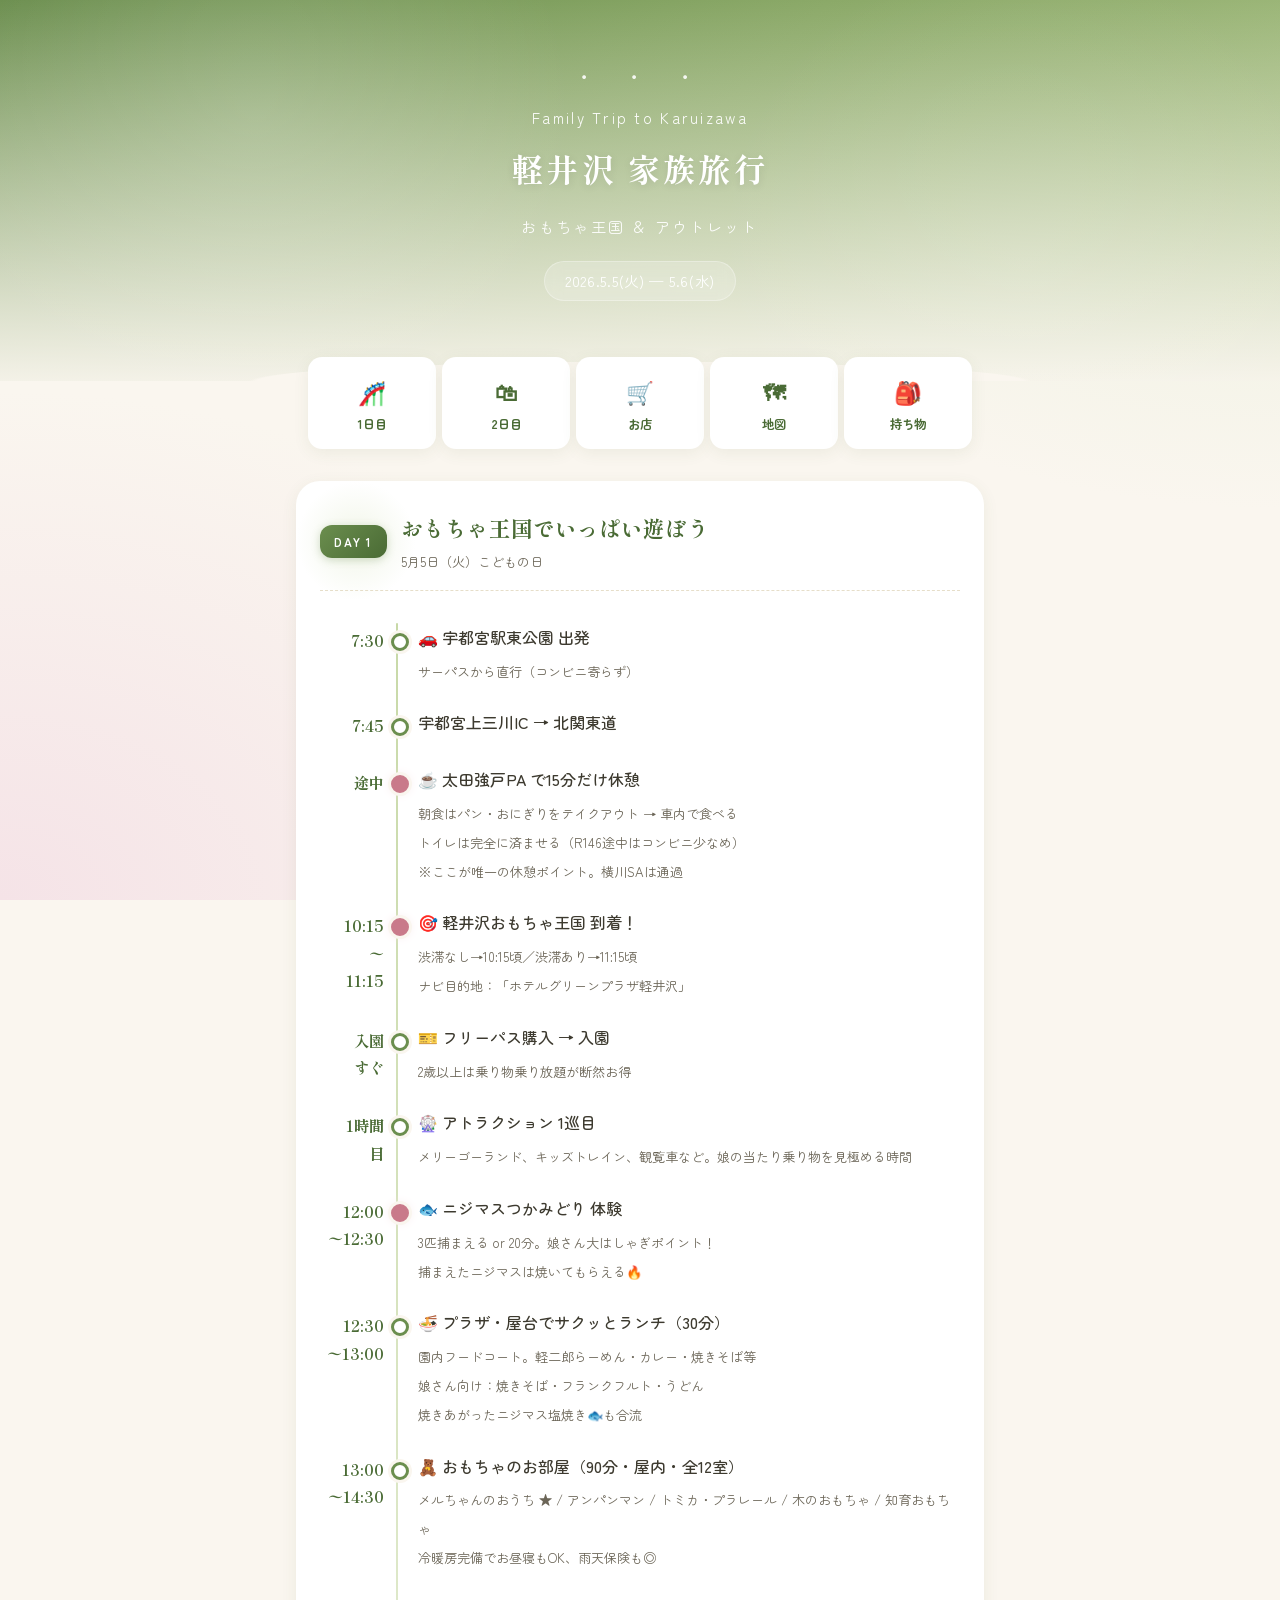
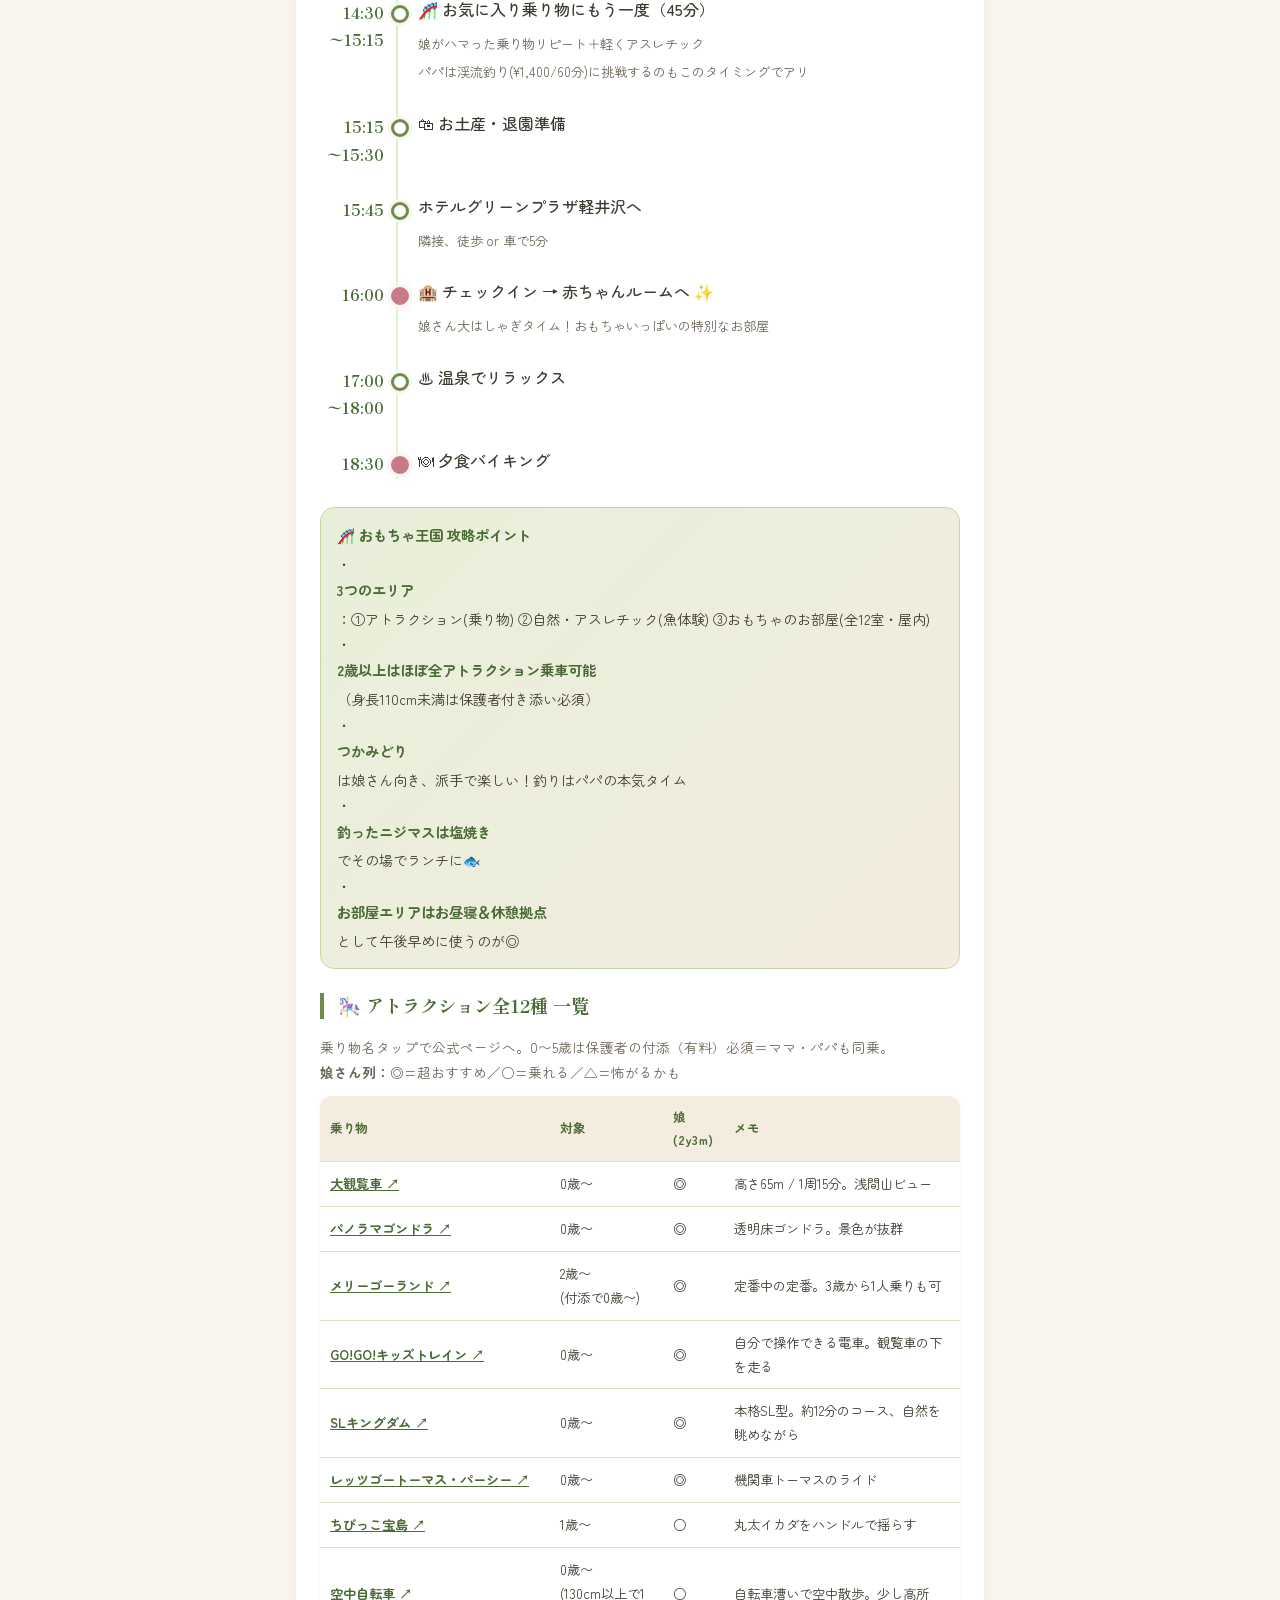
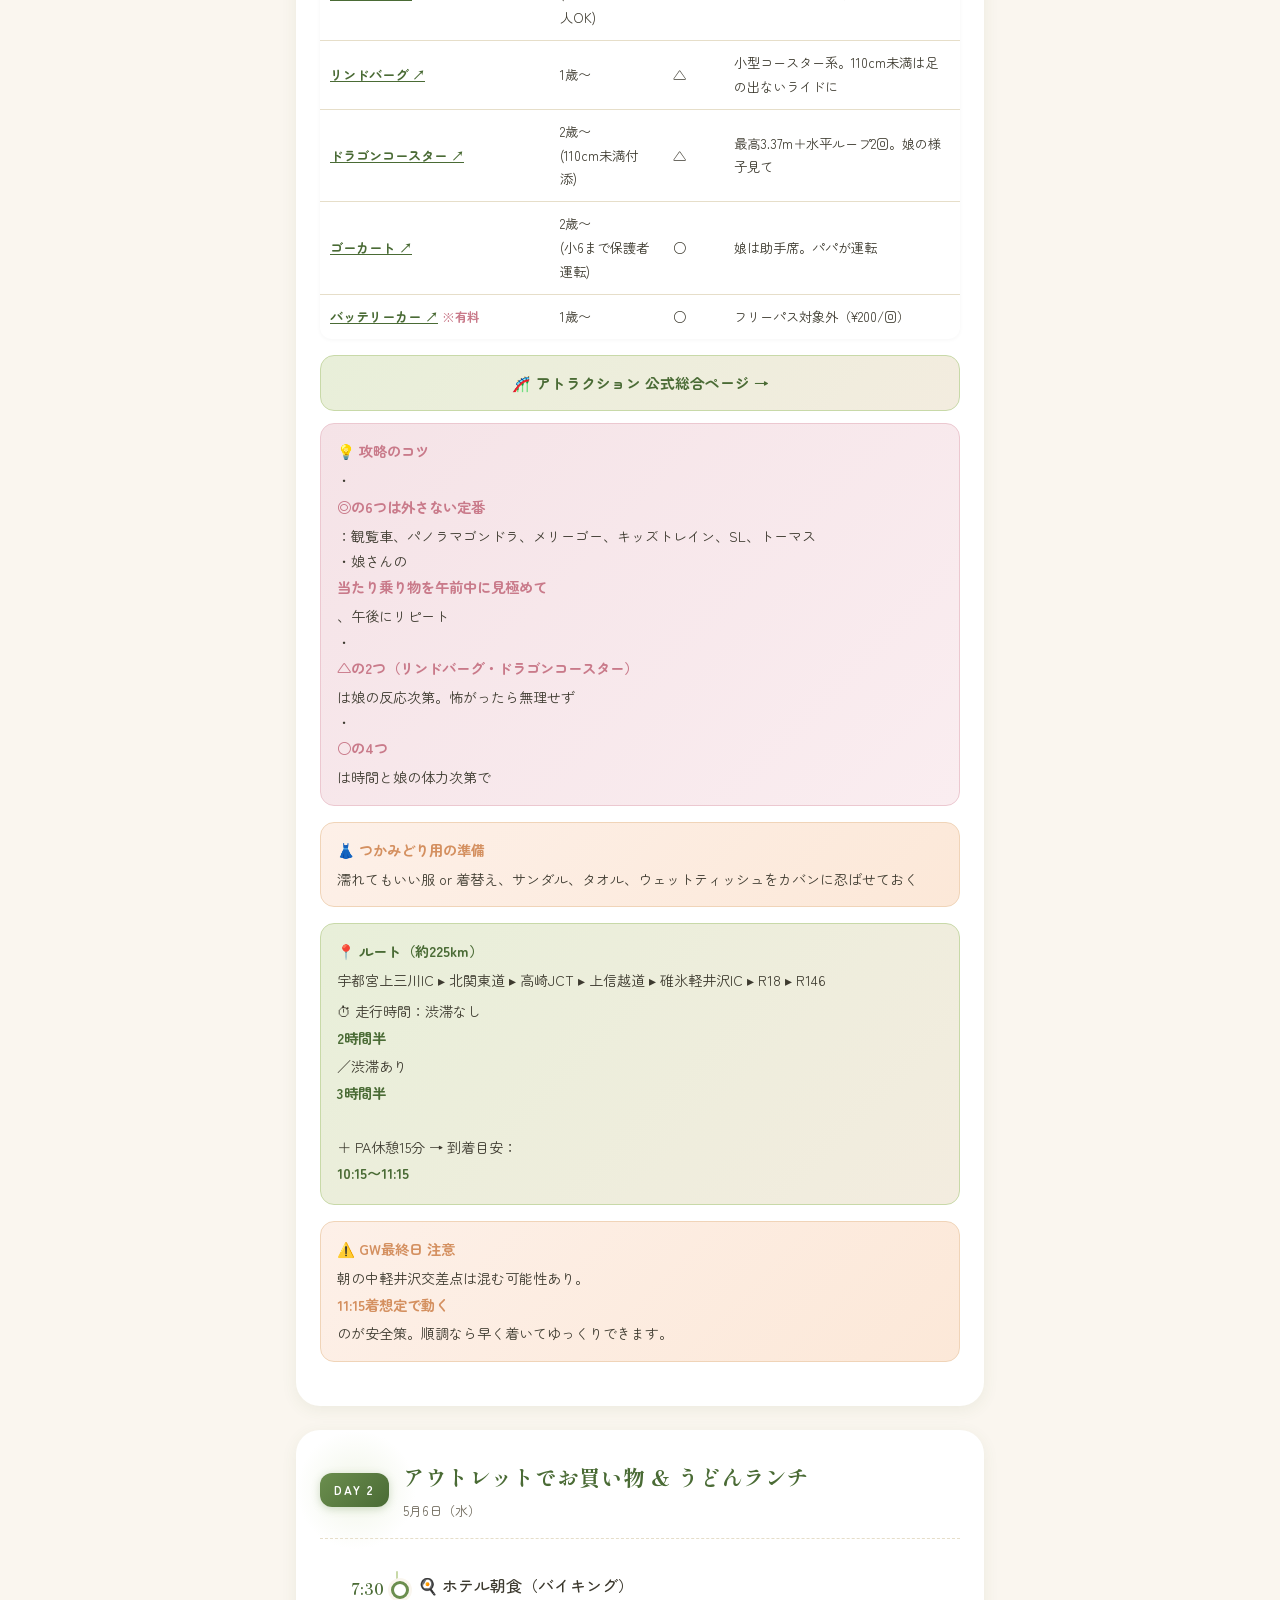
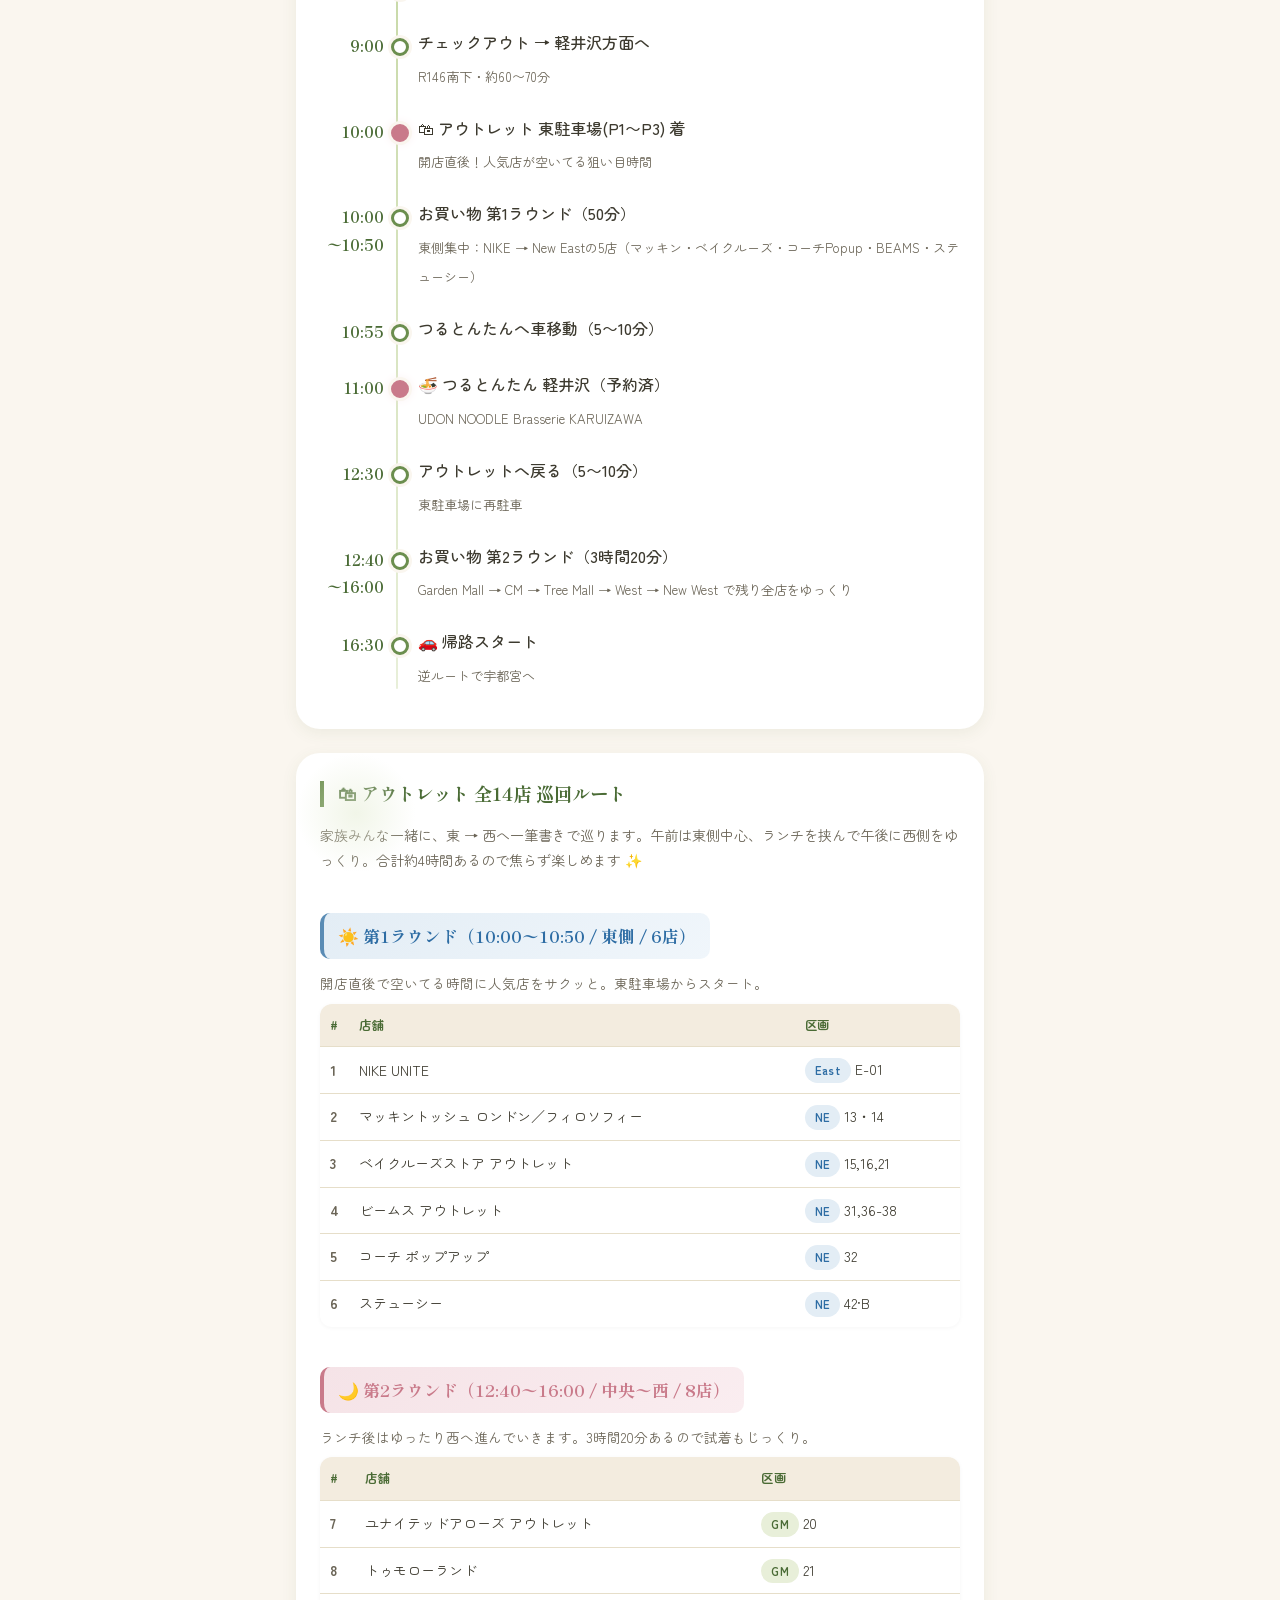
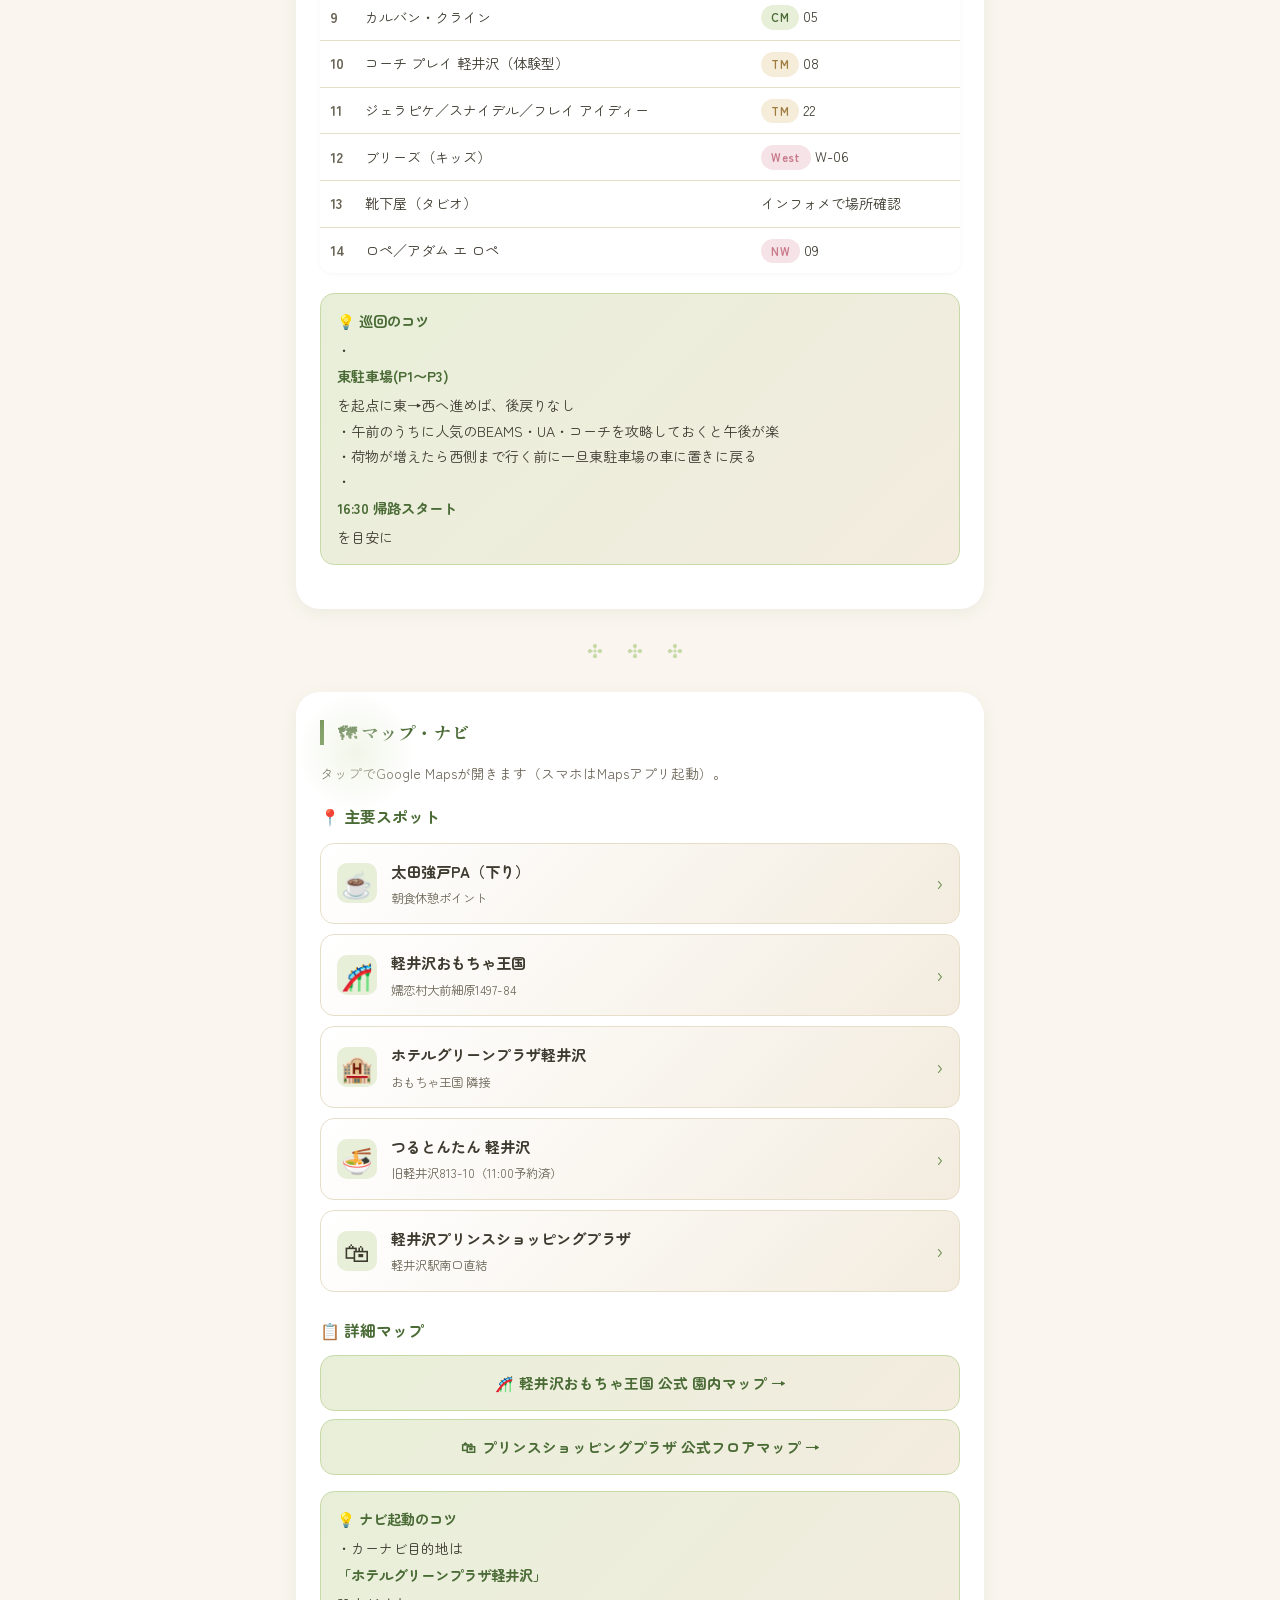
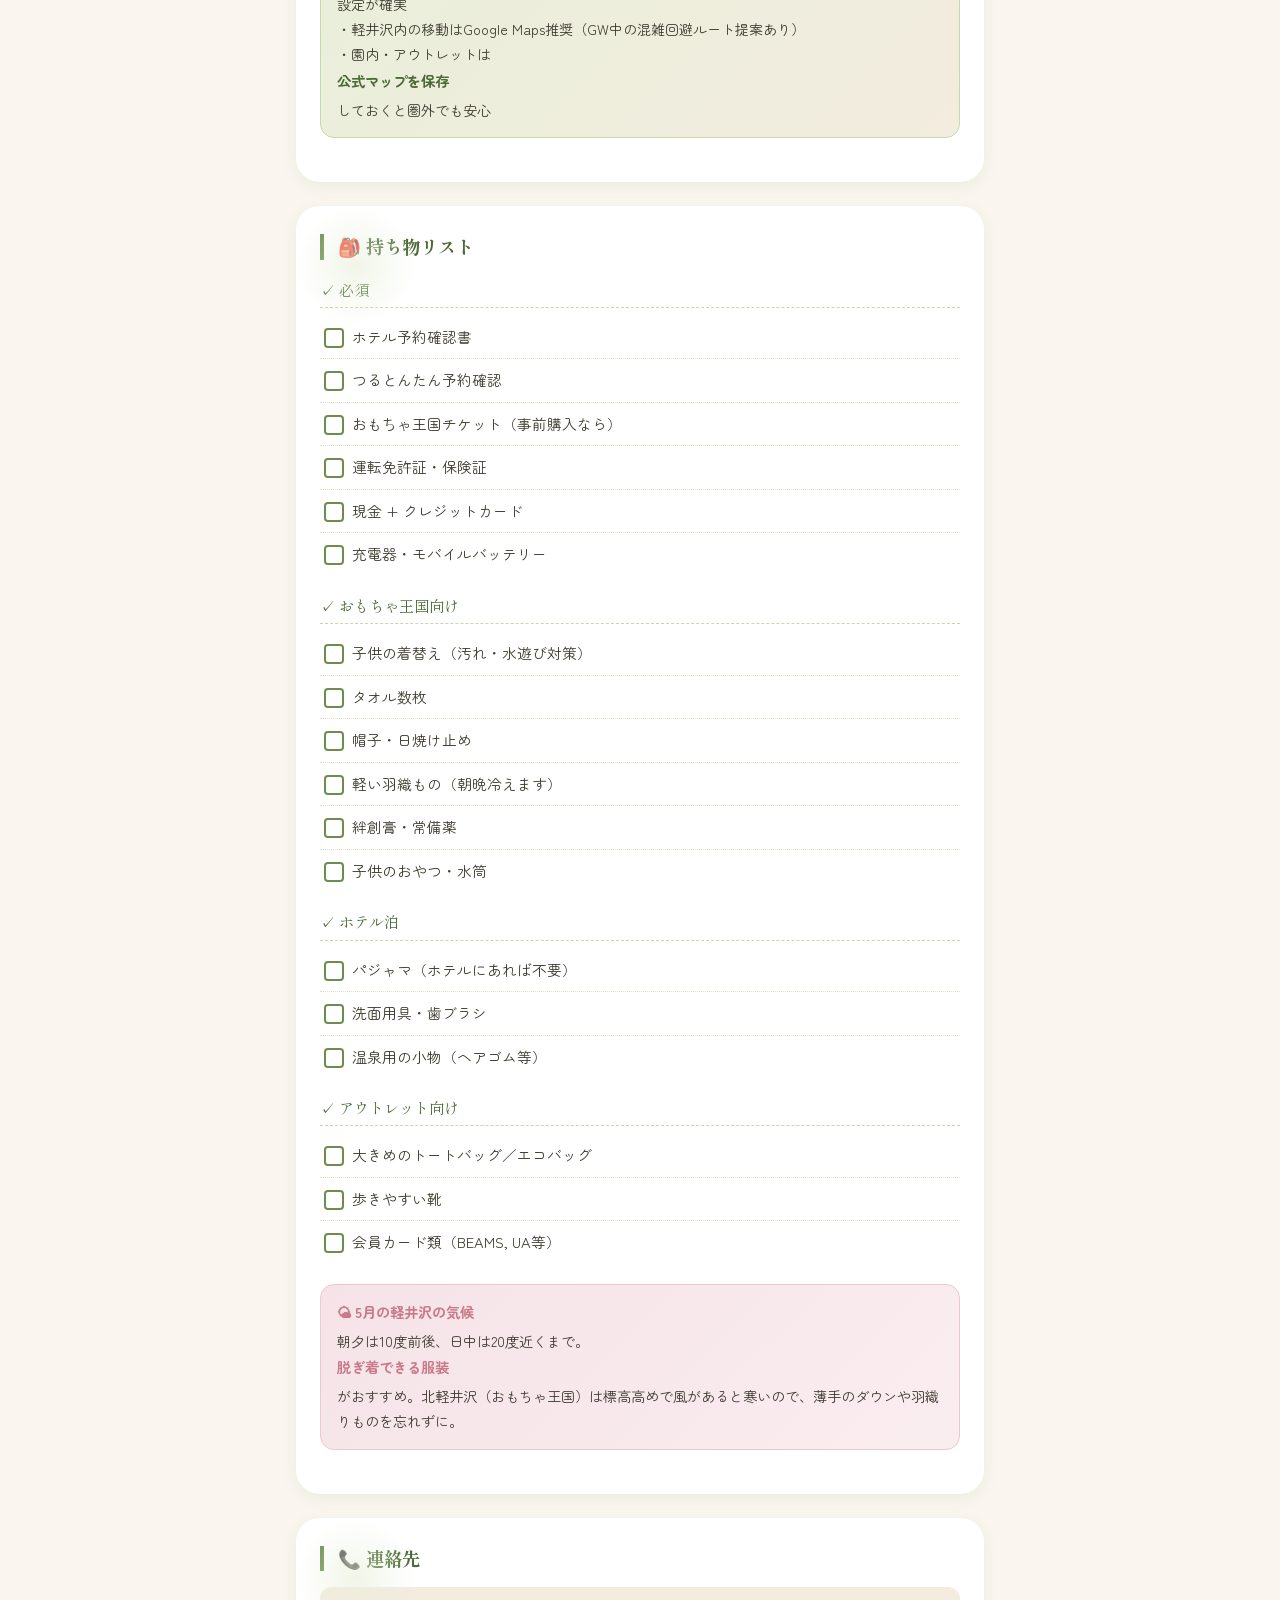
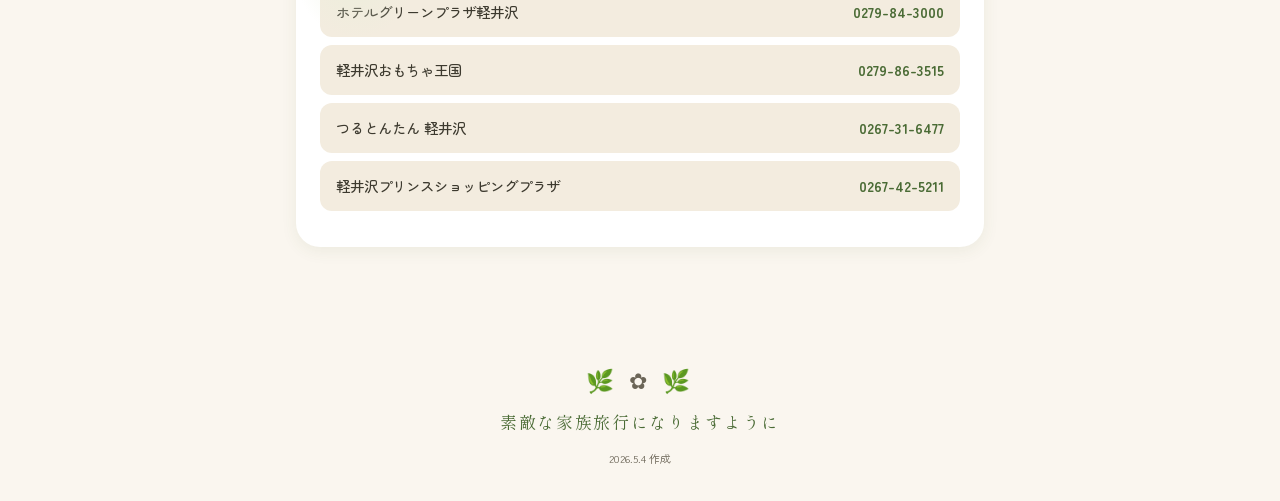
<file: index.html>
<!DOCTYPE html>
<html lang="ja">
<head>
<meta charset="UTF-8">
<meta name="viewport" content="width=device-width, initial-scale=1.0">
<title>軽井沢家族旅行 しおり｜2026.5.5-6</title>
<link rel="preconnect" href="https://fonts.googleapis.com">
<link rel="preconnect" href="https://fonts.gstatic.com" crossorigin>
<link href="https://fonts.googleapis.com/css2?family=Shippori+Mincho:wght@500;700&family=Zen+Maru+Gothic:wght@400;500;700&display=swap" rel="stylesheet">
<style>
  :root {
    --bg: #faf6ef;
    --bg-2: #f3ecdf;
    --card: #ffffff;
    --ink: #3d3a2f;
    --ink-soft: #6b6557;
    --accent: #6b8e4e;
    --accent-deep: #4a6b35;
    --accent-light: #e8efd9;
    --accent-glow: #c8d9a8;
    --rose: #c97a8a;
    --rose-light: #f5e3e7;
    --gold: #c89968;
    --warn: #d49060;
    --line: #e6dec9;
    --shadow: 0 4px 16px rgba(74, 107, 53, 0.08);
    --shadow-deep: 0 8px 32px rgba(74, 107, 53, 0.12);
  }
  * { box-sizing: border-box; }
  html { scroll-behavior: smooth; }
  body {
    margin: 0;
    font-family: "Zen Maru Gothic", "Hiragino Sans", "Yu Gothic", sans-serif;
    background:
      radial-gradient(at top right, #e8efd9 0%, transparent 40%),
      radial-gradient(at bottom left, #f5e3e7 0%, transparent 40%),
      var(--bg);
    background-attachment: fixed;
    color: var(--ink);
    line-height: 1.8;
    padding: 0;
    -webkit-font-smoothing: antialiased;
  }
  .mincho {
    font-family: "Shippori Mincho", "Yu Mincho", serif;
  }
  .container {
    max-width: 720px;
    margin: 0 auto;
    padding: 0 16px 40px;
  }

  /* ============ HEADER ============ */
  header {
    position: relative;
    text-align: center;
    padding: 56px 24px 80px;
    background:
      linear-gradient(180deg, rgba(255,255,255,0.0) 0%, rgba(250,246,239,0.95) 100%),
      linear-gradient(135deg, #6b8e4e 0%, #8ba968 50%, #a8c084 100%);
    color: white;
    margin-bottom: 32px;
    overflow: hidden;
  }
  header::before {
    content: "";
    position: absolute;
    inset: 0;
    background:
      radial-gradient(circle at 20% 30%, rgba(255,255,255,0.15) 0%, transparent 30%),
      radial-gradient(circle at 80% 70%, rgba(255,255,255,0.1) 0%, transparent 30%);
    pointer-events: none;
  }
  .header-deco {
    font-size: 1.4rem;
    letter-spacing: 0.5em;
    opacity: 0.9;
    margin-bottom: 8px;
  }
  header h1 {
    font-family: "Shippori Mincho", serif;
    margin: 8px 0 16px;
    font-size: 2rem;
    letter-spacing: 0.1em;
    font-weight: 700;
    text-shadow: 0 2px 8px rgba(0,0,0,0.1);
  }
  .header-sub {
    font-size: 0.95rem;
    letter-spacing: 0.15em;
    opacity: 0.95;
    margin-bottom: 4px;
  }
  .header-date {
    display: inline-block;
    margin-top: 16px;
    padding: 6px 20px;
    background: rgba(255,255,255,0.2);
    backdrop-filter: blur(8px);
    -webkit-backdrop-filter: blur(8px);
    border-radius: 999px;
    font-size: 0.9rem;
    letter-spacing: 0.05em;
    border: 1px solid rgba(255,255,255,0.3);
  }
  .header-wave {
    position: absolute;
    bottom: -1px;
    left: 0;
    width: 100%;
    height: 40px;
    background:
      radial-gradient(ellipse 60% 100% at 50% 100%, var(--bg) 50%, transparent 51%);
  }

  /* ============ NAV ============ */
  .quick-nav {
    display: grid;
    grid-template-columns: repeat(5, 1fr);
    gap: 6px;
    margin: -56px -4px 32px;
    padding: 0 16px;
    position: relative;
    z-index: 2;
  }
  .quick-nav a {
    text-align: center;
    background: white;
    color: var(--accent-deep);
    text-decoration: none;
    padding: 14px 6px;
    border-radius: 14px;
    font-size: 0.78rem;
    font-weight: 700;
    box-shadow: var(--shadow);
    transition: transform 0.2s, box-shadow 0.2s;
  }
  .quick-nav a:hover {
    transform: translateY(-2px);
    box-shadow: var(--shadow-deep);
  }
  .quick-nav .icon {
    display: block;
    font-size: 1.4rem;
    margin-bottom: 2px;
  }

  /* ============ CARDS ============ */
  .day-card {
    background: var(--card);
    border-radius: 24px;
    padding: 28px 24px;
    margin-bottom: 24px;
    box-shadow: var(--shadow);
    position: relative;
    overflow: hidden;
  }
  .day-card::before {
    content: "";
    position: absolute;
    top: 0; left: 0;
    width: 120px;
    height: 120px;
    background: radial-gradient(circle, var(--accent-light) 0%, transparent 70%);
    opacity: 0.6;
    pointer-events: none;
  }
  .day-header {
    display: flex;
    align-items: center;
    gap: 14px;
    margin-bottom: 20px;
    padding-bottom: 16px;
    border-bottom: 1px dashed var(--line);
    position: relative;
  }
  .day-badge {
    background: linear-gradient(135deg, var(--accent) 0%, var(--accent-deep) 100%);
    color: white;
    border-radius: 12px;
    padding: 6px 14px;
    font-size: 0.75rem;
    font-weight: 700;
    letter-spacing: 0.15em;
    box-shadow: 0 2px 8px rgba(107, 142, 78, 0.3);
  }
  .day-title {
    font-family: "Shippori Mincho", serif;
    font-size: 1.35rem;
    font-weight: 700;
    margin: 0;
    color: var(--accent-deep);
  }
  .day-date {
    font-size: 0.82rem;
    color: var(--ink-soft);
    margin-top: 2px;
  }

  /* ============ TIMELINE ============ */
  .timeline {
    list-style: none;
    padding: 0;
    margin: 0;
    position: relative;
  }
  .timeline::before {
    content: "";
    position: absolute;
    left: 76px;
    top: 12px;
    bottom: 12px;
    width: 2px;
    background: linear-gradient(180deg, var(--accent-glow) 0%, var(--accent-light) 100%);
    border-radius: 2px;
  }
  .timeline li {
    display: flex;
    gap: 18px;
    padding: 12px 0;
    position: relative;
    align-items: flex-start;
  }
  .timeline li::before {
    content: "";
    position: absolute;
    left: 71px;
    top: 22px;
    width: 12px;
    height: 12px;
    background: white;
    border: 3px solid var(--accent);
    border-radius: 50%;
    z-index: 1;
    box-shadow: 0 0 0 3px var(--bg);
  }
  .timeline li.highlight::before {
    background: var(--rose);
    border-color: var(--rose);
    box-shadow: 0 0 0 3px var(--bg), 0 0 12px var(--rose-light);
  }
  .time {
    font-family: "Shippori Mincho", serif;
    font-weight: 700;
    color: var(--accent-deep);
    min-width: 64px;
    font-size: 0.95rem;
    text-align: right;
    padding-top: 4px;
    flex-shrink: 0;
  }
  .activity {
    flex: 1;
    padding-left: 16px;
  }
  .activity strong {
    display: block;
    margin-bottom: 4px;
    font-weight: 500;
    color: var(--ink);
  }
  .activity .note {
    font-size: 0.82rem;
    color: var(--ink-soft);
    line-height: 1.65;
  }

  /* ============ INFO BOXES ============ */
  .info-box {
    background: linear-gradient(135deg, var(--accent-light) 0%, #f3ecdf 100%);
    border-radius: 14px;
    padding: 14px 16px;
    margin: 16px 0;
    font-size: 0.88rem;
    border: 1px solid var(--accent-glow);
  }
  .info-box strong {
    display: block;
    color: var(--accent-deep);
    margin-bottom: 4px;
    font-size: 0.9rem;
  }
  .warn-box {
    background: linear-gradient(135deg, #fdf0e8 0%, #fce8d8 100%);
    border-radius: 14px;
    padding: 14px 16px;
    margin: 16px 0;
    font-size: 0.88rem;
    border: 1px solid #f0d4b8;
  }
  .warn-box strong {
    display: block;
    color: var(--warn);
    margin-bottom: 4px;
    font-size: 0.9rem;
  }
  .rose-box {
    background: linear-gradient(135deg, var(--rose-light) 0%, #faedf0 100%);
    border-radius: 14px;
    padding: 14px 16px;
    margin: 16px 0;
    font-size: 0.88rem;
    border: 1px solid #ecc8d0;
  }
  .rose-box strong {
    display: block;
    color: var(--rose);
    margin-bottom: 4px;
    font-size: 0.9rem;
  }

  /* ============ SECTIONS ============ */
  h2.section {
    font-family: "Shippori Mincho", serif;
    font-size: 1.15rem;
    color: var(--accent-deep);
    margin: 28px 0 16px;
    padding-left: 14px;
    border-left: 4px solid var(--accent);
    line-height: 1.4;
  }
  h2.section:first-child { margin-top: 0; }

  h3.role-title {
    font-family: "Shippori Mincho", serif;
    font-size: 1.05rem;
    margin: 24px 0 8px;
    padding: 8px 14px;
    border-radius: 10px;
    display: inline-block;
  }
  h3.role-husband {
    background: linear-gradient(135deg, #e3edf5 0%, #f0f6fb 100%);
    color: #2e6da4;
    border-left: 4px solid #5a8cb5;
  }
  h3.role-wife {
    background: linear-gradient(135deg, var(--rose-light) 0%, #faedf0 100%);
    color: var(--rose);
    border-left: 4px solid var(--rose);
  }

  /* ============ TABLE ============ */
  .shop-table {
    width: 100%;
    border-collapse: separate;
    border-spacing: 0;
    font-size: 0.88rem;
    margin: 8px 0 16px;
    background: white;
    border-radius: 12px;
    overflow: hidden;
    box-shadow: 0 1px 4px rgba(0,0,0,0.04);
  }
  .shop-table th, .shop-table td {
    text-align: left;
    padding: 10px 10px;
    border-bottom: 1px solid var(--line);
  }
  .shop-table tr:last-child td { border-bottom: none; }
  .shop-table th {
    background: var(--bg-2);
    color: var(--accent-deep);
    font-weight: 700;
    font-size: 0.78rem;
    letter-spacing: 0.05em;
  }
  .shop-table td:first-child {
    color: var(--ink-soft);
    font-weight: 700;
    width: 28px;
  }
  .shop-table tr:hover td {
    background: var(--bg);
  }
  .area-tag {
    display: inline-block;
    background: var(--accent-light);
    color: var(--accent-deep);
    padding: 2px 10px;
    border-radius: 999px;
    font-size: 0.72rem;
    font-weight: 700;
    margin-right: 4px;
    letter-spacing: 0.03em;
  }
  .area-tag.east { background: #e3edf5; color: #2e6da4; }
  .area-tag.west { background: var(--rose-light); color: var(--rose); }
  .area-tag.tree { background: #f5edd9; color: #a07b3f; }

  /* ============ CHECKLIST ============ */
  .checklist {
    list-style: none;
    padding: 0;
    margin: 8px 0 16px;
  }
  .checklist li {
    padding: 8px 0 8px 32px;
    position: relative;
    font-size: 0.92rem;
    border-bottom: 1px dotted var(--line);
  }
  .checklist li:last-child { border-bottom: none; }
  .checklist li::before {
    content: "";
    position: absolute;
    left: 4px;
    top: 12px;
    width: 16px;
    height: 16px;
    border: 2px solid var(--accent);
    border-radius: 4px;
    background: white;
  }
  .checklist-title {
    font-family: "Shippori Mincho", serif;
    font-size: 0.95rem;
    color: var(--accent-deep);
    margin: 16px 0 4px;
    padding-bottom: 4px;
    border-bottom: 1px dashed var(--accent-glow);
  }

  /* ============ CONTACT ============ */
  .contact-grid {
    display: grid;
    gap: 8px;
    margin: 8px 0;
  }
  .contact-item {
    display: flex;
    justify-content: space-between;
    align-items: center;
    padding: 12px 16px;
    background: var(--bg-2);
    border-radius: 12px;
    font-size: 0.9rem;
  }
  .contact-item .name {
    font-weight: 500;
    color: var(--ink);
  }
  .contact-item a {
    color: var(--accent-deep);
    text-decoration: none;
    font-weight: 700;
    font-variant-numeric: tabular-nums;
  }

  /* ============ MAP CARDS ============ */
  .map-list {
    display: grid;
    gap: 10px;
    margin: 12px 0;
  }
  .map-link-card {
    display: flex;
    align-items: center;
    gap: 14px;
    padding: 14px 16px;
    background: linear-gradient(135deg, #ffffff 0%, var(--bg-2) 100%);
    border: 1px solid var(--line);
    border-radius: 14px;
    text-decoration: none;
    color: var(--ink);
    transition: transform 0.15s, box-shadow 0.15s;
  }
  .map-link-card:hover, .map-link-card:active {
    transform: translateX(4px);
    box-shadow: var(--shadow);
    border-color: var(--accent-glow);
  }
  .map-link-card .pin {
    font-size: 1.6rem;
    flex-shrink: 0;
    width: 40px;
    height: 40px;
    display: flex;
    align-items: center;
    justify-content: center;
    background: var(--accent-light);
    border-radius: 10px;
  }
  .map-link-card .info {
    flex: 1;
    min-width: 0;
  }
  .map-link-card .name {
    display: block;
    font-weight: 700;
    color: var(--ink);
    font-size: 0.95rem;
  }
  .map-link-card .addr {
    display: block;
    font-size: 0.78rem;
    color: var(--ink-soft);
    margin-top: 2px;
    overflow: hidden;
    text-overflow: ellipsis;
    white-space: nowrap;
  }
  .map-link-card .arrow {
    color: var(--accent);
    font-size: 1.2rem;
    flex-shrink: 0;
  }
  .map-external {
    display: block;
    padding: 14px 16px;
    background: linear-gradient(135deg, var(--accent-light) 0%, #f3ecdf 100%);
    border-radius: 14px;
    text-decoration: none;
    color: var(--accent-deep);
    font-weight: 700;
    text-align: center;
    margin: 8px 0;
    border: 1px solid var(--accent-glow);
    font-size: 0.92rem;
    transition: transform 0.15s;
  }
  .map-external:hover {
    transform: translateY(-2px);
    box-shadow: var(--shadow);
  }
  .map-external .ext-icon {
    margin-right: 6px;
  }

  /* ============ FOOTER ============ */
  footer {
    text-align: center;
    padding: 48px 16px 32px;
    color: var(--ink-soft);
    font-size: 0.82rem;
  }
  footer .heart {
    font-family: "Shippori Mincho", serif;
    font-size: 1.05rem;
    color: var(--accent-deep);
    margin-bottom: 8px;
    letter-spacing: 0.1em;
  }
  footer .leaves {
    font-size: 1.4rem;
    margin-bottom: 8px;
    letter-spacing: 0.2em;
  }

  /* ============ DECORATIVE ============ */
  .divider {
    text-align: center;
    margin: 24px 0;
    color: var(--accent-glow);
    font-size: 1.2rem;
    letter-spacing: 0.5em;
  }

  /* ============ RESPONSIVE ============ */
  @media (max-width: 480px) {
    header { padding: 40px 16px 70px; }
    header h1 { font-size: 1.7rem; }
    .quick-nav { grid-template-columns: repeat(5, 1fr); gap: 4px; }
    .quick-nav a { font-size: 0.65rem; padding: 10px 2px; }
    .quick-nav .icon { font-size: 1.2rem; }
    .day-card { padding: 24px 18px; }
    .day-title { font-size: 1.2rem; }
    .timeline::before { left: 56px; }
    .timeline li::before { left: 51px; }
    .time { min-width: 48px; font-size: 0.85rem; }
    .activity { padding-left: 18px; }
  }
</style>
</head>
<body>

<header>
  <div class="header-deco">・ ・ ・</div>
  <div class="header-sub">Family Trip to Karuizawa</div>
  <h1>軽井沢 家族旅行</h1>
  <div class="header-sub">おもちゃ王国 ＆ アウトレット</div>
  <div class="header-date">2026.5.5(火) ─ 5.6(水)</div>
  <div class="header-wave"></div>
</header>

<div class="container">

  <nav class="quick-nav">
    <a href="#day1"><span class="icon">🎢</span>1日目</a>
    <a href="#day2"><span class="icon">🛍</span>2日目</a>
    <a href="#shops"><span class="icon">🛒</span>お店</a>
    <a href="#maps"><span class="icon">🗺</span>地図</a>
    <a href="#checklist"><span class="icon">🎒</span>持ち物</a>
  </nav>

  <!-- =========== DAY 1 =========== -->
  <section class="day-card" id="day1">
    <div class="day-header">
      <span class="day-badge">DAY 1</span>
      <div>
        <div class="day-title">おもちゃ王国でいっぱい遊ぼう</div>
        <div class="day-date">5月5日（火）こどもの日</div>
      </div>
    </div>

    <ul class="timeline">
      <li>
        <span class="time">7:30</span>
        <div class="activity">
          <strong>🚗 宇都宮駅東公園 出発</strong>
          <span class="note">サーパスから直行（コンビニ寄らず）</span>
        </div>
      </li>
      <li>
        <span class="time">7:45</span>
        <div class="activity">
          <strong>宇都宮上三川IC → 北関東道</strong>
        </div>
      </li>
      <li class="highlight">
        <span class="time">途中</span>
        <div class="activity">
          <strong>☕ 太田強戸PA で15分だけ休憩</strong>
          <span class="note">朝食はパン・おにぎりをテイクアウト → 車内で食べる<br>トイレは完全に済ませる（R146途中はコンビニ少なめ）<br>※ここが唯一の休憩ポイント。横川SAは通過</span>
        </div>
      </li>
      <li class="highlight">
        <span class="time">10:15<br>〜<br>11:15</span>
        <div class="activity">
          <strong>🎯 軽井沢おもちゃ王国 到着！</strong>
          <span class="note">渋滞なし→10:15頃／渋滞あり→11:15頃<br>ナビ目的地：「ホテルグリーンプラザ軽井沢」</span>
        </div>
      </li>
      <li>
        <span class="time">入園<br>すぐ</span>
        <div class="activity">
          <strong>🎫 フリーパス購入 → 入園</strong>
          <span class="note">2歳以上は乗り物乗り放題が断然お得</span>
        </div>
      </li>
      <li>
        <span class="time">1時間<br>目</span>
        <div class="activity">
          <strong>🎡 アトラクション 1巡目</strong>
          <span class="note">メリーゴーランド、キッズトレイン、観覧車など。娘の当たり乗り物を見極める時間</span>
        </div>
      </li>
      <li class="highlight">
        <span class="time">12:00<br>〜12:30</span>
        <div class="activity">
          <strong>🐟 ニジマスつかみどり 体験</strong>
          <span class="note">3匹捕まえる or 20分。娘さん大はしゃぎポイント！<br>捕まえたニジマスは焼いてもらえる🔥</span>
        </div>
      </li>
      <li>
        <span class="time">12:30<br>〜13:00</span>
        <div class="activity">
          <strong>🍜 プラザ・屋台でサクッとランチ（30分）</strong>
          <span class="note">園内フードコート。軽二郎らーめん・カレー・焼きそば等<br>娘さん向け：焼きそば・フランクフルト・うどん<br>焼きあがったニジマス塩焼き🐟も合流</span>
        </div>
      </li>
      <li>
        <span class="time">13:00<br>〜14:30</span>
        <div class="activity">
          <strong>🧸 おもちゃのお部屋（90分・屋内・全12室）</strong>
          <span class="note">メルちゃんのおうち ★ / アンパンマン / トミカ・プラレール / 木のおもちゃ / 知育おもちゃ<br>冷暖房完備でお昼寝もOK、雨天保険も◎</span>
        </div>
      </li>
      <li>
        <span class="time">14:30<br>〜15:15</span>
        <div class="activity">
          <strong>🎢 お気に入り乗り物にもう一度（45分）</strong>
          <span class="note">娘がハマった乗り物リピート＋軽くアスレチック<br>パパは渓流釣り(¥1,400/60分)に挑戦するのもこのタイミングでアリ</span>
        </div>
      </li>
      <li>
        <span class="time">15:15<br>〜15:30</span>
        <div class="activity">
          <strong>🛍 お土産・退園準備</strong>
        </div>
      </li>
      <li>
        <span class="time">15:45</span>
        <div class="activity">
          <strong>ホテルグリーンプラザ軽井沢へ</strong>
          <span class="note">隣接、徒歩 or 車で5分</span>
        </div>
      </li>
      <li class="highlight">
        <span class="time">16:00</span>
        <div class="activity">
          <strong>🏨 チェックイン → 赤ちゃんルームへ ✨</strong>
          <span class="note">娘さん大はしゃぎタイム！おもちゃいっぱいの特別なお部屋</span>
        </div>
      </li>
      <li>
        <span class="time">17:00<br>〜18:00</span>
        <div class="activity">
          <strong>♨ 温泉でリラックス</strong>
        </div>
      </li>
      <li class="highlight">
        <span class="time">18:30</span>
        <div class="activity">
          <strong>🍽 夕食バイキング</strong>
        </div>
      </li>
    </ul>

    <div class="info-box" style="margin-top:16px;">
      <strong>🎢 おもちゃ王国 攻略ポイント</strong>
      ・<strong>3つのエリア</strong>：①アトラクション(乗り物) ②自然・アスレチック(魚体験) ③おもちゃのお部屋(全12室・屋内)<br>
      ・<strong>2歳以上はほぼ全アトラクション乗車可能</strong>（身長110cm未満は保護者付き添い必須）<br>
      ・<strong>つかみどり</strong>は娘さん向き、派手で楽しい！釣りはパパの本気タイム<br>
      ・<strong>釣ったニジマスは塩焼き</strong>でその場でランチに🐟<br>
      ・<strong>お部屋エリアはお昼寝＆休憩拠点</strong>として午後早めに使うのが◎
    </div>

    <h2 class="section" style="margin-top:24px;">🎠 アトラクション全12種 一覧</h2>
    <p style="font-size:0.85rem; color:var(--ink-soft); margin:4px 0 12px;">
      乗り物名タップで公式ページへ。0〜5歳は保護者の付添（有料）必須＝ママ・パパも同乗。<br>
      <strong>娘さん列：</strong>◎=超おすすめ／○=乗れる／△=怖がるかも
    </p>
    <table class="shop-table" style="font-size:0.83rem;">
      <thead><tr><th style="width:36%;">乗り物</th><th>対象</th><th>娘<br>(2y3m)</th><th>メモ</th></tr></thead>
      <tbody>
        <tr><td><a href="https://www.omochaoukoku.com/karuizawa/attraction/ferriswheel/" target="_blank" rel="noopener" style="color:var(--accent-deep); font-weight:700;">大観覧車 ↗</a></td><td>0歳〜</td><td>◎</td><td>高さ65m / 1周15分。浅間山ビュー</td></tr>
        <tr><td><a href="https://www.omochaoukoku.com/karuizawa/attraction/gondola/" target="_blank" rel="noopener" style="color:var(--accent-deep); font-weight:700;">パノラマゴンドラ ↗</a></td><td>0歳〜</td><td>◎</td><td>透明床ゴンドラ。景色が抜群</td></tr>
        <tr><td><a href="https://www.omochaoukoku.com/karuizawa/attraction/merrygoround/" target="_blank" rel="noopener" style="color:var(--accent-deep); font-weight:700;">メリーゴーランド ↗</a></td><td>2歳〜<br>(付添で0歳〜)</td><td>◎</td><td>定番中の定番。3歳から1人乗りも可</td></tr>
        <tr><td><a href="https://www.omochaoukoku.com/karuizawa/attraction/kidstrain/" target="_blank" rel="noopener" style="color:var(--accent-deep); font-weight:700;">GO!GO!キッズトレイン ↗</a></td><td>0歳〜</td><td>◎</td><td>自分で操作できる電車。観覧車の下を走る</td></tr>
        <tr><td><a href="https://www.omochaoukoku.com/karuizawa/attraction/" target="_blank" rel="noopener" style="color:var(--accent-deep); font-weight:700;">SLキングダム ↗</a></td><td>0歳〜</td><td>◎</td><td>本格SL型。約12分のコース、自然を眺めながら</td></tr>
        <tr><td><a href="https://www.omochaoukoku.com/karuizawa/attraction/thomas/" target="_blank" rel="noopener" style="color:var(--accent-deep); font-weight:700;">レッツゴートーマス・パーシー ↗</a></td><td>0歳〜</td><td>◎</td><td>機関車トーマスのライド</td></tr>
        <tr><td><a href="https://www.omochaoukoku.com/karuizawa/attraction/treasure/" target="_blank" rel="noopener" style="color:var(--accent-deep); font-weight:700;">ちびっこ宝島 ↗</a></td><td>1歳〜</td><td>○</td><td>丸太イカダをハンドルで揺らす</td></tr>
        <tr><td><a href="https://www.omochaoukoku.com/karuizawa/attraction/airbicycle/" target="_blank" rel="noopener" style="color:var(--accent-deep); font-weight:700;">空中自転車 ↗</a></td><td>0歳〜<br>(130cm以上で1人OK)</td><td>○</td><td>自転車漕いで空中散歩。少し高所</td></tr>
        <tr><td><a href="https://www.omochaoukoku.com/karuizawa/attraction/lindberg/" target="_blank" rel="noopener" style="color:var(--accent-deep); font-weight:700;">リンドバーグ ↗</a></td><td>1歳〜</td><td>△</td><td>小型コースター系。110cm未満は足の出ないライドに</td></tr>
        <tr><td><a href="https://www.omochaoukoku.com/karuizawa/attraction/coaster/" target="_blank" rel="noopener" style="color:var(--accent-deep); font-weight:700;">ドラゴンコースター ↗</a></td><td>2歳〜<br>(110cm未満付添)</td><td>△</td><td>最高3.37m＋水平ループ2回。娘の様子見て</td></tr>
        <tr><td><a href="https://www.omochaoukoku.com/karuizawa/attraction/gokart/" target="_blank" rel="noopener" style="color:var(--accent-deep); font-weight:700;">ゴーカート ↗</a></td><td>2歳〜<br>(小6まで保護者運転)</td><td>○</td><td>娘は助手席。パパが運転</td></tr>
        <tr><td><a href="https://www.omochaoukoku.com/karuizawa/attraction/batterycar/" target="_blank" rel="noopener" style="color:var(--accent-deep); font-weight:700;">バッテリーカー ↗</a> <span style="color:var(--rose); font-size:0.78rem;">※有料</span></td><td>1歳〜</td><td>○</td><td>フリーパス対象外（¥200/回）</td></tr>
      </tbody>
    </table>

    <a class="map-external" href="https://www.omochaoukoku.com/karuizawa/attraction/" target="_blank" rel="noopener" style="margin-top:8px;">
      <span class="ext-icon">🎢</span>アトラクション 公式総合ページ →
    </a>

    <div class="rose-box" style="margin-top:12px;">
      <strong>💡 攻略のコツ</strong>
      ・<strong>◎の6つは外さない定番</strong>：観覧車、パノラマゴンドラ、メリーゴー、キッズトレイン、SL、トーマス<br>
      ・娘さんの<strong>当たり乗り物を午前中に見極めて</strong>、午後にリピート<br>
      ・<strong>△の2つ（リンドバーグ・ドラゴンコースター）</strong>は娘の反応次第。怖がったら無理せず<br>
      ・<strong>○の4つ</strong>は時間と娘の体力次第で
    </div>

    <div class="warn-box" style="margin-top:12px;">
      <strong>👗 つかみどり用の準備</strong>
      濡れてもいい服 or 着替え、サンダル、タオル、ウェットティッシュをカバンに忍ばせておく
    </div>

    <div class="info-box">
      <strong>📍 ルート（約225km）</strong>
      宇都宮上三川IC ▸ 北関東道 ▸ 高崎JCT ▸ 上信越道 ▸ 碓氷軽井沢IC ▸ R18 ▸ R146<br>
      <span style="display:inline-block;margin-top:6px;">⏱ 走行時間：渋滞なし<strong>2時間半</strong>／渋滞あり<strong>3時間半</strong><br>
      ＋ PA休憩15分 → 到着目安：<strong>10:15〜11:15</strong></span>
    </div>

    <div class="warn-box">
      <strong>⚠️ GW最終日 注意</strong>
      朝の中軽井沢交差点は混む可能性あり。<strong>11:15着想定で動く</strong>のが安全策。順調なら早く着いてゆっくりできます。
    </div>
  </section>

  <!-- =========== DAY 2 =========== -->
  <section class="day-card" id="day2">
    <div class="day-header">
      <span class="day-badge">DAY 2</span>
      <div>
        <div class="day-title">アウトレットでお買い物 ＆ うどんランチ</div>
        <div class="day-date">5月6日（水）</div>
      </div>
    </div>

    <ul class="timeline">
      <li>
        <span class="time">7:30</span>
        <div class="activity">
          <strong>🍳 ホテル朝食（バイキング）</strong>
        </div>
      </li>
      <li>
        <span class="time">9:00</span>
        <div class="activity">
          <strong>チェックアウト → 軽井沢方面へ</strong>
          <span class="note">R146南下・約60〜70分</span>
        </div>
      </li>
      <li class="highlight">
        <span class="time">10:00</span>
        <div class="activity">
          <strong>🛍 アウトレット 東駐車場(P1〜P3) 着</strong>
          <span class="note">開店直後！人気店が空いてる狙い目時間</span>
        </div>
      </li>
      <li>
        <span class="time">10:00<br>〜10:50</span>
        <div class="activity">
          <strong>お買い物 第1ラウンド（50分）</strong>
          <span class="note">東側集中：NIKE → New Eastの5店（マッキン・ベイクルーズ・コーチPopup・BEAMS・ステューシー）</span>
        </div>
      </li>
      <li>
        <span class="time">10:55</span>
        <div class="activity">
          <strong>つるとんたんへ車移動（5〜10分）</strong>
        </div>
      </li>
      <li class="highlight">
        <span class="time">11:00</span>
        <div class="activity">
          <strong>🍜 つるとんたん 軽井沢（予約済）</strong>
          <span class="note">UDON NOODLE Brasserie KARUIZAWA</span>
        </div>
      </li>
      <li>
        <span class="time">12:30</span>
        <div class="activity">
          <strong>アウトレットへ戻る（5〜10分）</strong>
          <span class="note">東駐車場に再駐車</span>
        </div>
      </li>
      <li>
        <span class="time">12:40<br>〜16:00</span>
        <div class="activity">
          <strong>お買い物 第2ラウンド（3時間20分）</strong>
          <span class="note">Garden Mall → CM → Tree Mall → West → New West で残り全店をゆっくり</span>
        </div>
      </li>
      <li>
        <span class="time">16:30</span>
        <div class="activity">
          <strong>🚗 帰路スタート</strong>
          <span class="note">逆ルートで宇都宮へ</span>
        </div>
      </li>
    </ul>
  </section>

  <!-- =========== SHOPS =========== -->
  <section class="day-card" id="shops">
    <h2 class="section">🛍 アウトレット 全14店 巡回ルート</h2>

    <p style="font-size:0.88rem; color:var(--ink-soft); margin:0 0 16px;">
      家族みんな一緒に、東 → 西へ一筆書きで巡ります。午前は東側中心、ランチを挟んで午後に西側をゆっくり。合計約4時間あるので焦らず楽しめます ✨
    </p>

    <h3 class="role-title role-husband">☀️ 第1ラウンド（10:00〜10:50 / 東側 / 6店）</h3>
    <p style="font-size:0.85rem; color:var(--ink-soft); margin:4px 0 8px;">
      開店直後で空いてる時間に人気店をサクッと。東駐車場からスタート。
    </p>
    <table class="shop-table">
      <thead><tr><th>#</th><th>店舗</th><th>区画</th></tr></thead>
      <tbody>
        <tr><td>1</td><td>NIKE UNITE</td><td><span class="area-tag east">East</span>E-01</td></tr>
        <tr><td>2</td><td>マッキントッシュ ロンドン／フィロソフィー</td><td><span class="area-tag east">NE</span>13・14</td></tr>
        <tr><td>3</td><td>ベイクルーズストア アウトレット</td><td><span class="area-tag east">NE</span>15,16,21</td></tr>
        <tr><td>4</td><td>ビームス アウトレット</td><td><span class="area-tag east">NE</span>31,36-38</td></tr>
        <tr><td>5</td><td>コーチ ポップアップ</td><td><span class="area-tag east">NE</span>32</td></tr>
        <tr><td>6</td><td>ステューシー</td><td><span class="area-tag east">NE</span>42·B</td></tr>
      </tbody>
    </table>

    <h3 class="role-title role-wife">🌙 第2ラウンド（12:40〜16:00 / 中央〜西 / 8店）</h3>
    <p style="font-size:0.85rem; color:var(--ink-soft); margin:4px 0 8px;">
      ランチ後はゆったり西へ進んでいきます。3時間20分あるので試着もじっくり。
    </p>
    <table class="shop-table">
      <thead><tr><th>#</th><th>店舗</th><th>区画</th></tr></thead>
      <tbody>
        <tr><td>7</td><td>ユナイテッドアローズ アウトレット</td><td><span class="area-tag">GM</span>20</td></tr>
        <tr><td>8</td><td>トゥモローランド</td><td><span class="area-tag">GM</span>21</td></tr>
        <tr><td>9</td><td>カルバン・クライン</td><td><span class="area-tag">CM</span>05</td></tr>
        <tr><td>10</td><td>コーチ プレイ 軽井沢（体験型）</td><td><span class="area-tag tree">TM</span>08</td></tr>
        <tr><td>11</td><td>ジェラピケ／スナイデル／フレイ アイディー</td><td><span class="area-tag tree">TM</span>22</td></tr>
        <tr><td>12</td><td>ブリーズ（キッズ）</td><td><span class="area-tag west">West</span>W-06</td></tr>
        <tr><td>13</td><td>靴下屋（タビオ）</td><td>インフォメで場所確認</td></tr>
        <tr><td>14</td><td>ロペ／アダム エ ロペ</td><td><span class="area-tag west">NW</span>09</td></tr>
      </tbody>
    </table>

    <div class="info-box" style="margin-top:20px;">
      <strong>💡 巡回のコツ</strong>
      ・<strong>東駐車場(P1〜P3)</strong>を起点に東→西へ進めば、後戻りなし<br>
      ・午前のうちに人気のBEAMS・UA・コーチを攻略しておくと午後が楽<br>
      ・荷物が増えたら西側まで行く前に一旦東駐車場の車に置きに戻る<br>
      ・<strong style="color:var(--accent-deep);">16:30 帰路スタート</strong>を目安に
    </div>
  </section>

  <div class="divider">✣ ✣ ✣</div>

  <!-- =========== MAPS =========== -->
  <section class="day-card" id="maps">
    <h2 class="section">🗺 マップ・ナビ</h2>

    <p style="font-size:0.85rem; color:var(--ink-soft); margin:4px 0 12px;">
      タップでGoogle Mapsが開きます（スマホはMapsアプリ起動）。
    </p>

    <h3 style="font-size:1rem; color:var(--accent-deep); margin:16px 0 10px;">📍 主要スポット</h3>
    <div class="map-list">
      <a class="map-link-card" href="https://www.google.com/maps/search/?api=1&query=%E5%A4%AA%E7%94%B0%E5%BC%B7%E6%88%B8PA+%E4%B8%8B%E3%82%8A" target="_blank" rel="noopener">
        <span class="pin">☕</span>
        <div class="info">
          <span class="name">太田強戸PA（下り）</span>
          <span class="addr">朝食休憩ポイント</span>
        </div>
        <span class="arrow">›</span>
      </a>
      <a class="map-link-card" href="https://www.google.com/maps/search/?api=1&query=%E8%BB%BD%E4%BA%95%E6%B2%A2%E3%81%8A%E3%82%82%E3%81%A1%E3%82%83%E7%8E%8B%E5%9B%BD" target="_blank" rel="noopener">
        <span class="pin">🎢</span>
        <div class="info">
          <span class="name">軽井沢おもちゃ王国</span>
          <span class="addr">嬬恋村大前細原1497-84</span>
        </div>
        <span class="arrow">›</span>
      </a>
      <a class="map-link-card" href="https://www.google.com/maps/search/?api=1&query=%E3%83%9B%E3%83%86%E3%83%AB%E3%82%B0%E3%83%AA%E3%83%BC%E3%83%B3%E3%83%97%E3%83%A9%E3%82%B6%E8%BB%BD%E4%BA%95%E6%B2%A2" target="_blank" rel="noopener">
        <span class="pin">🏨</span>
        <div class="info">
          <span class="name">ホテルグリーンプラザ軽井沢</span>
          <span class="addr">おもちゃ王国 隣接</span>
        </div>
        <span class="arrow">›</span>
      </a>
      <a class="map-link-card" href="https://www.google.com/maps/search/?api=1&query=%E3%81%A4%E3%82%8B%E3%81%A8%E3%82%93%E3%81%9F%E3%82%93+%E8%BB%BD%E4%BA%95%E6%B2%A2" target="_blank" rel="noopener">
        <span class="pin">🍜</span>
        <div class="info">
          <span class="name">つるとんたん 軽井沢</span>
          <span class="addr">旧軽井沢813-10（11:00予約済）</span>
        </div>
        <span class="arrow">›</span>
      </a>
      <a class="map-link-card" href="https://www.google.com/maps/search/?api=1&query=%E8%BB%BD%E4%BA%95%E6%B2%A2%E3%83%97%E3%83%AA%E3%83%B3%E3%82%B9%E3%82%B7%E3%83%A7%E3%83%83%E3%83%94%E3%83%B3%E3%82%B0%E3%83%97%E3%83%A9%E3%82%B6" target="_blank" rel="noopener">
        <span class="pin">🛍</span>
        <div class="info">
          <span class="name">軽井沢プリンスショッピングプラザ</span>
          <span class="addr">軽井沢駅南口直結</span>
        </div>
        <span class="arrow">›</span>
      </a>
    </div>

    <h3 style="font-size:1rem; color:var(--accent-deep); margin:24px 0 10px;">📋 詳細マップ</h3>
    <a class="map-external" href="https://www.omochaoukoku.com/karuizawa/map/" target="_blank" rel="noopener">
      <span class="ext-icon">🎢</span>軽井沢おもちゃ王国 公式 園内マップ →
    </a>
    <a class="map-external" href="https://www.karuizawa-psp.jp/floormap/" target="_blank" rel="noopener">
      <span class="ext-icon">🛍</span>プリンスショッピングプラザ 公式フロアマップ →
    </a>

    <div class="info-box" style="margin-top:16px;">
      <strong>💡 ナビ起動のコツ</strong>
      ・カーナビ目的地は<strong>「ホテルグリーンプラザ軽井沢」</strong>設定が確実<br>
      ・軽井沢内の移動はGoogle Maps推奨（GW中の混雑回避ルート提案あり）<br>
      ・園内・アウトレットは<strong>公式マップを保存</strong>しておくと圏外でも安心
    </div>
  </section>

  <!-- =========== CHECKLIST =========== -->
  <section class="day-card" id="checklist">
    <h2 class="section">🎒 持ち物リスト</h2>

    <div class="checklist-title">✓ 必須</div>
    <ul class="checklist">
      <li>ホテル予約確認書</li>
      <li>つるとんたん予約確認</li>
      <li>おもちゃ王国チケット（事前購入なら）</li>
      <li>運転免許証・保険証</li>
      <li>現金 + クレジットカード</li>
      <li>充電器・モバイルバッテリー</li>
    </ul>

    <div class="checklist-title">✓ おもちゃ王国向け</div>
    <ul class="checklist">
      <li>子供の着替え（汚れ・水遊び対策）</li>
      <li>タオル数枚</li>
      <li>帽子・日焼け止め</li>
      <li>軽い羽織もの（朝晩冷えます）</li>
      <li>絆創膏・常備薬</li>
      <li>子供のおやつ・水筒</li>
    </ul>

    <div class="checklist-title">✓ ホテル泊</div>
    <ul class="checklist">
      <li>パジャマ（ホテルにあれば不要）</li>
      <li>洗面用具・歯ブラシ</li>
      <li>温泉用の小物（ヘアゴム等）</li>
    </ul>

    <div class="checklist-title">✓ アウトレット向け</div>
    <ul class="checklist">
      <li>大きめのトートバッグ／エコバッグ</li>
      <li>歩きやすい靴</li>
      <li>会員カード類（BEAMS, UA等）</li>
    </ul>

    <div class="rose-box" style="margin-top:20px;">
      <strong>🌤 5月の軽井沢の気候</strong>
      朝夕は10度前後、日中は20度近くまで。<strong>脱ぎ着できる服装</strong>がおすすめ。北軽井沢（おもちゃ王国）は標高高めで風があると寒いので、薄手のダウンや羽織りものを忘れずに。
    </div>
  </section>

  <!-- =========== CONTACT =========== -->
  <section class="day-card">
    <h2 class="section">📞 連絡先</h2>
    <div class="contact-grid">
      <div class="contact-item">
        <span class="name">ホテルグリーンプラザ軽井沢</span>
        <a href="tel:0279-84-3000">0279-84-3000</a>
      </div>
      <div class="contact-item">
        <span class="name">軽井沢おもちゃ王国</span>
        <a href="tel:0279-86-3515">0279-86-3515</a>
      </div>
      <div class="contact-item">
        <span class="name">つるとんたん 軽井沢</span>
        <a href="tel:0267-31-6477">0267-31-6477</a>
      </div>
      <div class="contact-item">
        <span class="name">軽井沢プリンスショッピングプラザ</span>
        <a href="tel:0267-42-5211">0267-42-5211</a>
      </div>
    </div>
  </section>

</div>

<footer>
  <div class="leaves">🌿 ✿ 🌿</div>
  <div class="heart mincho">素敵な家族旅行になりますように</div>
  <small>2026.5.4 作成</small>
</footer>

</body>
</html>
</file>
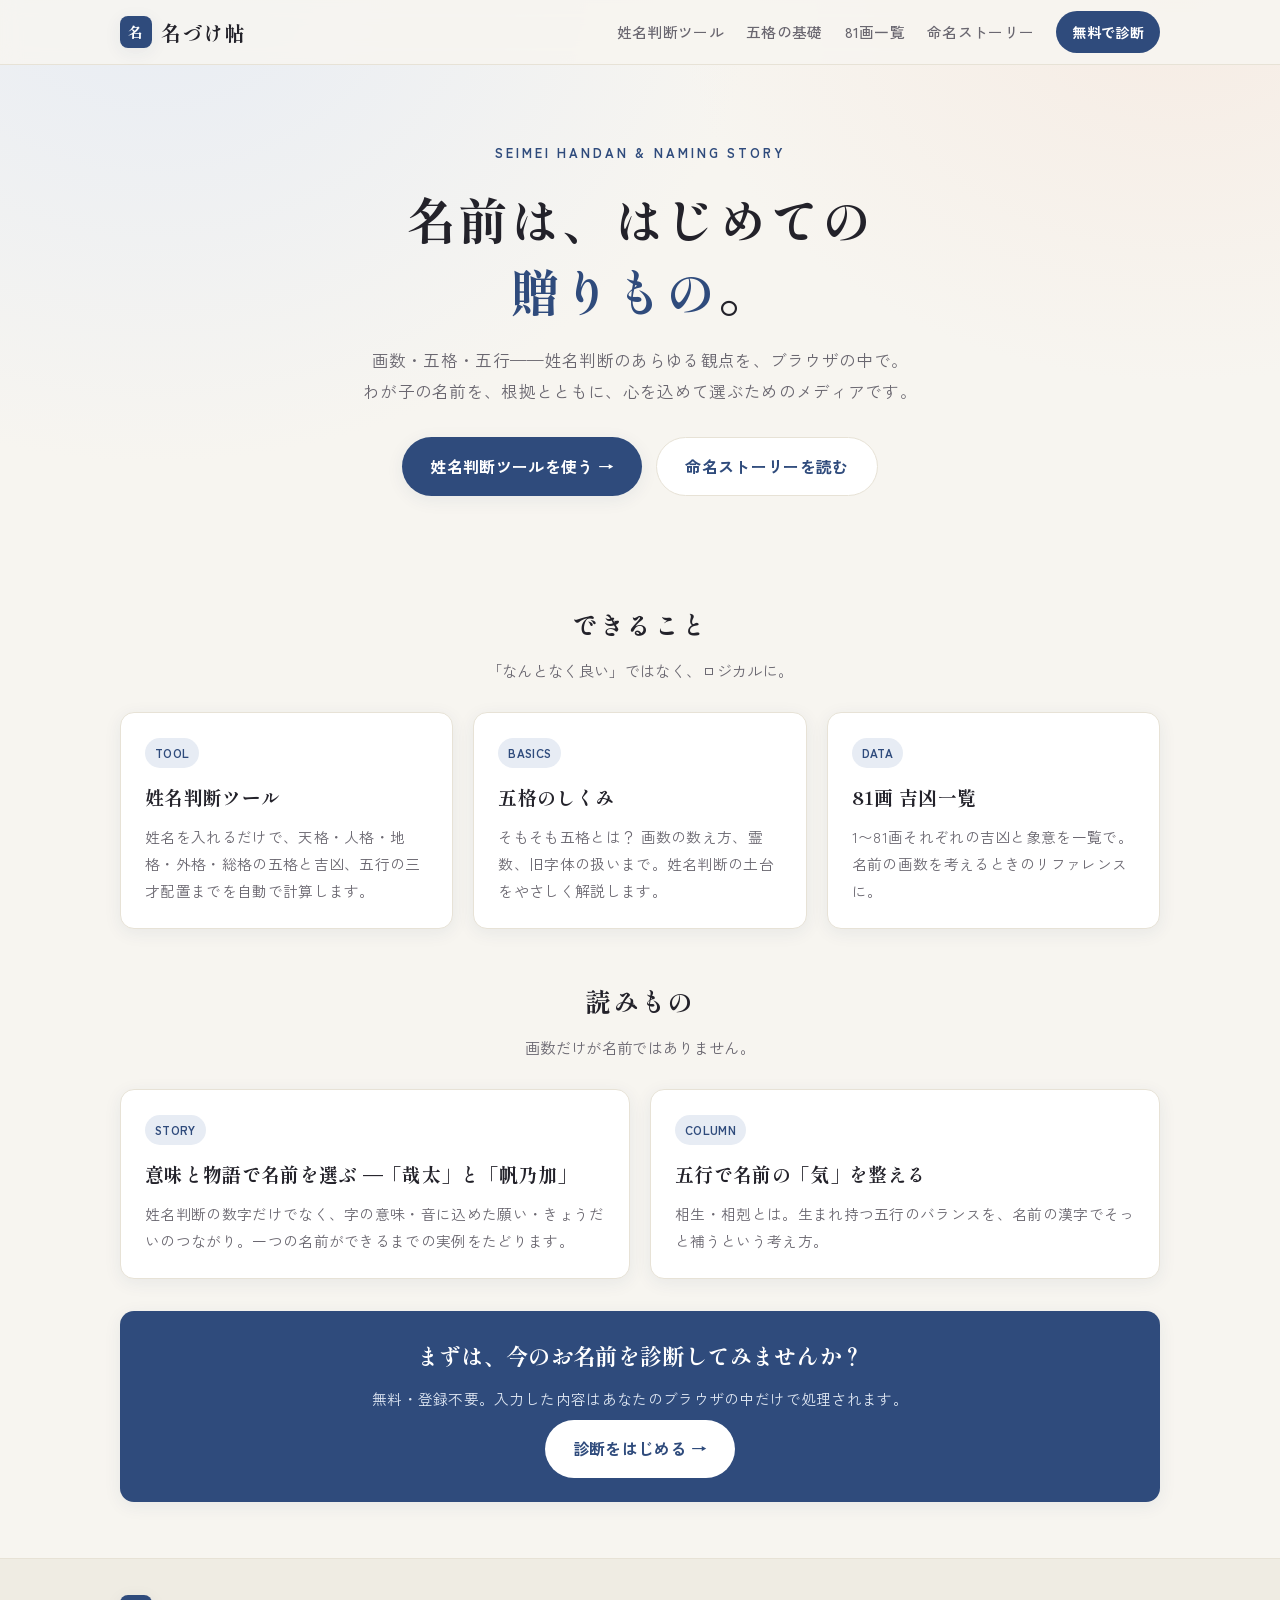
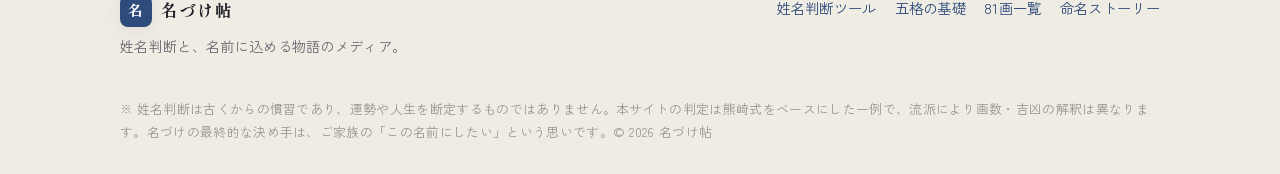
<file: namae/index.html>
<!DOCTYPE html>
<html lang="ja">
<head>
<meta charset="UTF-8">
<meta name="viewport" content="width=device-width, initial-scale=1.0">
<title>名づけ帖｜姓名判断と、名前に込める物語</title>
<meta name="description" content="子どもの名前を、姓名判断のあらゆる観点から。画数・五格・五行を自動計算する無料ツールと、命名に役立つ読みもの。">
<link rel="preconnect" href="https://fonts.googleapis.com">
<link rel="preconnect" href="https://fonts.gstatic.com" crossorigin>
<link href="https://fonts.googleapis.com/css2?family=Shippori+Mincho:wght@500;700&family=Zen+Kaku+Gothic+New:wght@400;500;700&display=swap" rel="stylesheet">
<link rel="stylesheet" href="./assets/style.css">
</head>
<body>

<header class="site-header"><div class="wrap">
  <a class="brand" href="./index.html"><span class="seal mincho">名</span>名づけ帖</a>
  <nav class="nav">
    <a href="./tool.html">姓名判断ツール</a>
    <a href="./basics.html">五格の基礎</a>
    <a href="./strokes.html">81画一覧</a>
    <a href="./story.html">命名ストーリー</a>
    <a class="btn-mini" href="./tool.html">無料で診断</a>
  </nav>
</div></header>

<main>
  <section class="hero">
    <div class="wrap">
      <span class="eyebrow">SEIMEI&nbsp;HANDAN&nbsp;&amp;&nbsp;NAMING&nbsp;STORY</span>
      <h1 class="mincho">名前は、はじめての<br><span class="accent">贈りもの</span>。</h1>
      <p class="lead">画数・五格・五行——姓名判断のあらゆる観点を、ブラウザの中で。<br>
        わが子の名前を、根拠とともに、心を込めて選ぶためのメディアです。</p>
      <div class="hero-cta">
        <a class="btn btn-primary" href="./tool.html">姓名判断ツールを使う →</a>
        <a class="btn btn-ghost" href="./story.html">命名ストーリーを読む</a>
      </div>
    </div>
  </section>

  <section class="wrap">
    <div class="section-head">
      <h2 class="mincho">できること</h2>
      <p>「なんとなく良い」ではなく、ロジカルに。</p>
    </div>
    <div class="grid grid-3">
      <a class="card" href="./tool.html">
        <span class="tag">TOOL</span>
        <h3>姓名判断ツール</h3>
        <p>姓名を入れるだけで、天格・人格・地格・外格・総格の五格と吉凶、五行の三才配置までを自動で計算します。</p>
      </a>
      <a class="card" href="./basics.html">
        <span class="tag">BASICS</span>
        <h3>五格のしくみ</h3>
        <p>そもそも五格とは？ 画数の数え方、霊数、旧字体の扱いまで。姓名判断の土台をやさしく解説します。</p>
      </a>
      <a class="card" href="./strokes.html">
        <span class="tag">DATA</span>
        <h3>81画 吉凶一覧</h3>
        <p>1〜81画それぞれの吉凶と象意を一覧で。名前の画数を考えるときのリファレンスに。</p>
      </a>
    </div>
  </section>

  <section class="wrap">
    <div class="section-head">
      <h2 class="mincho">読みもの</h2>
      <p>画数だけが名前ではありません。</p>
    </div>
    <div class="grid grid-2">
      <a class="card" href="./story.html">
        <span class="tag">STORY</span>
        <h3>意味と物語で名前を選ぶ ―「哉太」と「帆乃加」</h3>
        <p>姓名判断の数字だけでなく、字の意味・音に込めた願い・きょうだいのつながり。一つの名前ができるまでの実例をたどります。</p>
      </a>
      <a class="card" href="./basics.html#gogyo">
        <span class="tag">COLUMN</span>
        <h3>五行で名前の「気」を整える</h3>
        <p>相生・相剋とは。生まれ持つ五行のバランスを、名前の漢字でそっと補うという考え方。</p>
      </a>
    </div>
  </section>

  <section class="wrap mt-32">
    <div class="card" style="text-align:center;background:var(--ai);color:#fff;border:none;">
      <h3 class="mincho" style="color:#fff;font-size:1.4rem;">まずは、今のお名前を診断してみませんか？</h3>
      <p style="color:#dfe7f3;">無料・登録不要。入力した内容はあなたのブラウザの中だけで処理されます。</p>
      <a class="btn" href="./tool.html" style="background:#fff;color:var(--ai);margin-top:8px;">診断をはじめる →</a>
    </div>
  </section>
</main>

<footer class="site-footer"><div class="wrap">
  <div>
    <div class="brand mincho"><span class="seal">名</span>名づけ帖</div>
    <div style="font-size:.88rem;">姓名判断と、名前に込める物語のメディア。</div>
  </div>
  <div class="fnav">
    <a href="./tool.html">姓名判断ツール</a>
    <a href="./basics.html">五格の基礎</a>
    <a href="./strokes.html">81画一覧</a>
    <a href="./story.html">命名ストーリー</a>
  </div>
  <small>※ 姓名判断は古くからの慣習であり、運勢や人生を断定するものではありません。本サイトの判定は熊崎式をベースにした一例で、流派により画数・吉凶の解釈は異なります。名づけの最終的な決め手は、ご家族の「この名前にしたい」という思いです。&copy; 2026 名づけ帖</small>
</div></footer>

</body>
</html>
</file>
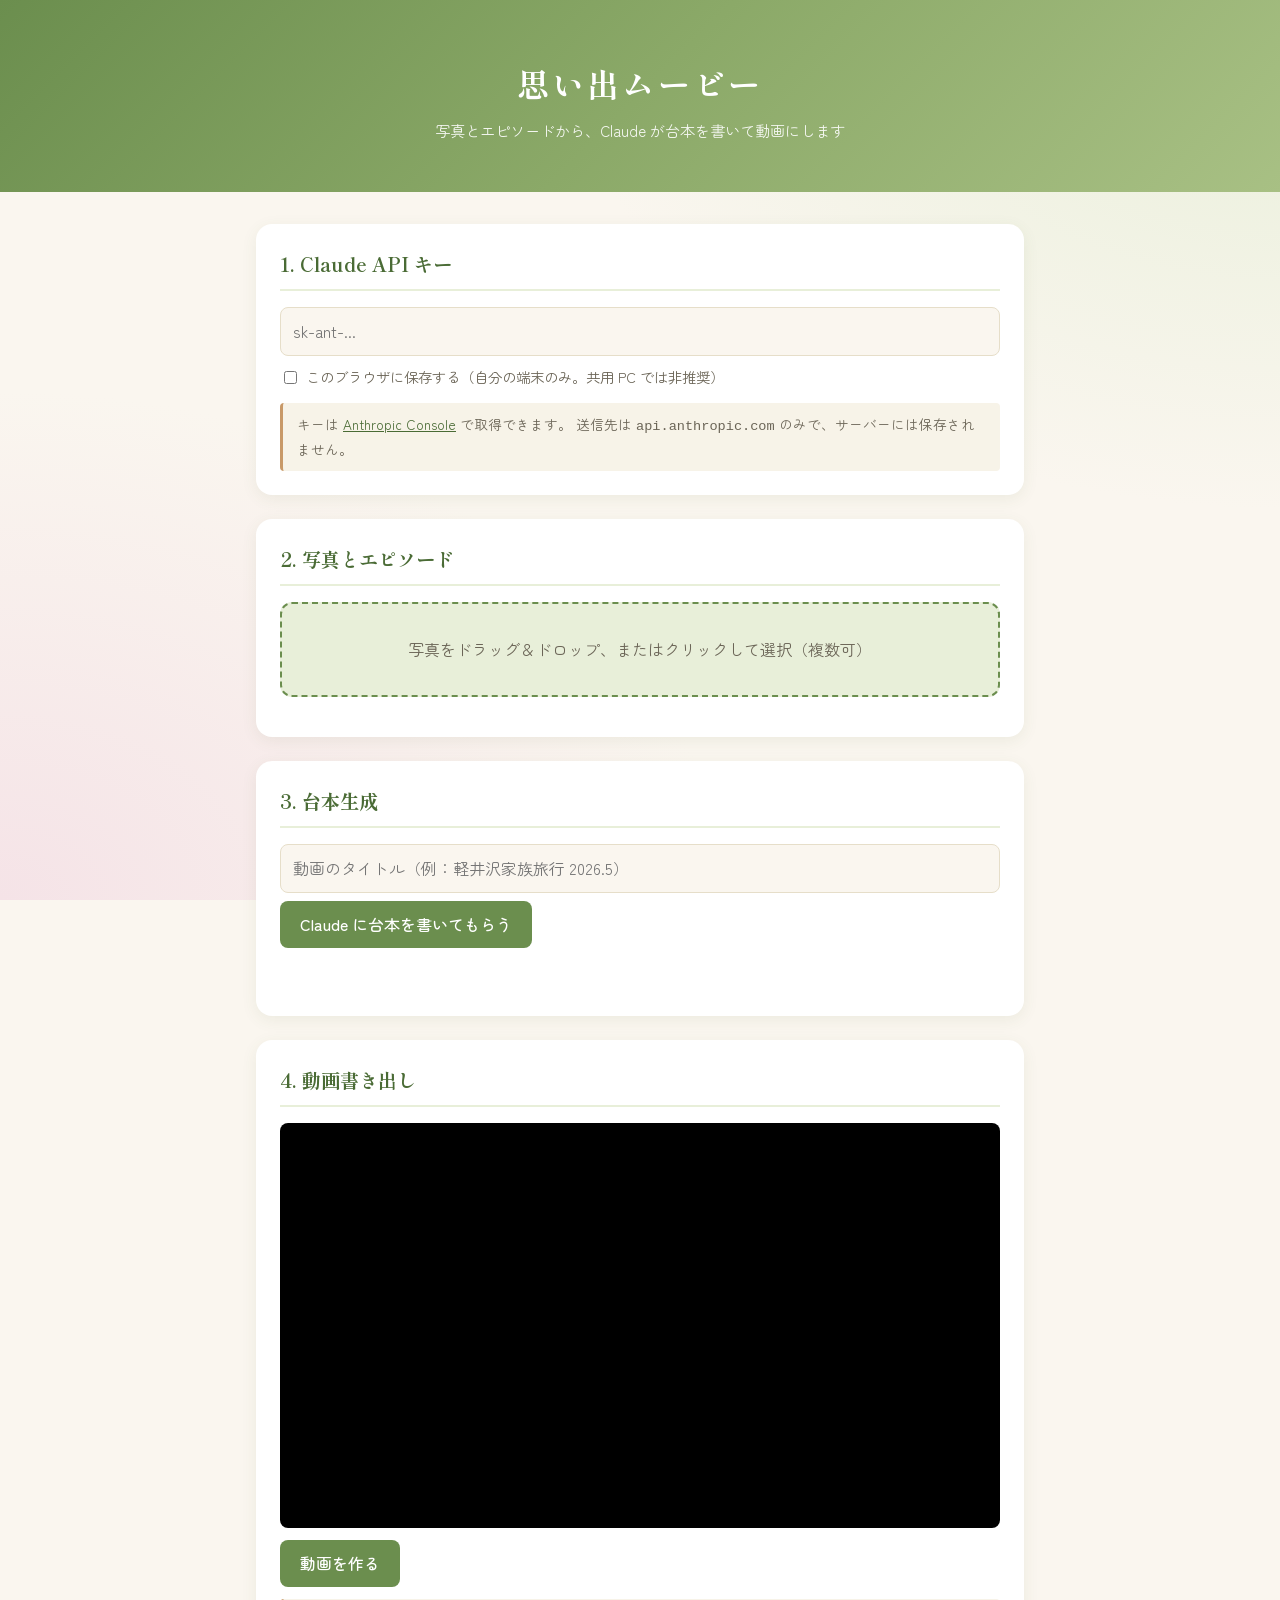
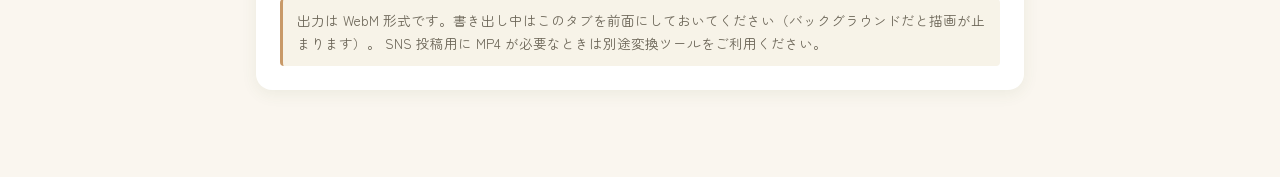
<file: omoide.html>
<!DOCTYPE html>
<html lang="ja">
<head>
<meta charset="UTF-8">
<meta name="viewport" content="width=device-width, initial-scale=1.0">
<title>思い出ムービー｜写真とエピソードから動画を作る</title>
<link rel="preconnect" href="https://fonts.googleapis.com">
<link rel="preconnect" href="https://fonts.gstatic.com" crossorigin>
<link href="https://fonts.googleapis.com/css2?family=Shippori+Mincho:wght@500;700&family=Zen+Maru+Gothic:wght@400;500;700&display=swap" rel="stylesheet">
<style>
  :root {
    --bg: #faf6ef;
    --bg-2: #f3ecdf;
    --card: #ffffff;
    --ink: #3d3a2f;
    --ink-soft: #6b6557;
    --accent: #6b8e4e;
    --accent-deep: #4a6b35;
    --accent-light: #e8efd9;
    --rose: #c97a8a;
    --gold: #c89968;
    --line: #e6dec9;
    --shadow: 0 4px 16px rgba(74, 107, 53, 0.08);
  }
  * { box-sizing: border-box; }
  body {
    margin: 0;
    font-family: "Zen Maru Gothic", "Hiragino Sans", "Yu Gothic", sans-serif;
    background:
      radial-gradient(at top right, #e8efd9 0%, transparent 40%),
      radial-gradient(at bottom left, #f5e3e7 0%, transparent 40%),
      var(--bg);
    background-attachment: fixed;
    color: var(--ink);
    line-height: 1.7;
    -webkit-font-smoothing: antialiased;
  }
  header {
    text-align: center;
    padding: 56px 24px 48px;
    background: linear-gradient(135deg, #6b8e4e 0%, #8ba968 50%, #a8c084 100%);
    color: white;
  }
  header h1 {
    font-family: "Shippori Mincho", "Yu Mincho", serif;
    font-size: 2rem;
    margin: 0 0 8px;
    letter-spacing: 0.1em;
  }
  header p { margin: 0; opacity: 0.9; font-size: 0.95rem; }
  .container { max-width: 800px; margin: 0 auto; padding: 32px 16px 64px; }
  .step {
    background: var(--card);
    border-radius: 16px;
    padding: 24px;
    margin-bottom: 24px;
    box-shadow: var(--shadow);
  }
  .step h2 {
    font-family: "Shippori Mincho", serif;
    font-size: 1.2rem;
    margin: 0 0 16px;
    color: var(--accent-deep);
    border-bottom: 2px solid var(--accent-light);
    padding-bottom: 8px;
  }
  input[type="text"], input[type="password"], textarea {
    width: 100%;
    padding: 10px 12px;
    border: 1px solid var(--line);
    border-radius: 8px;
    font: inherit;
    color: inherit;
    background: var(--bg);
    margin-bottom: 8px;
  }
  textarea { min-height: 60px; resize: vertical; }
  input:focus, textarea:focus {
    outline: none;
    border-color: var(--accent);
    background: white;
  }
  label {
    font-size: 0.9rem;
    color: var(--ink-soft);
    display: inline-flex;
    align-items: center;
    gap: 6px;
  }
  button {
    background: var(--accent);
    color: white;
    border: none;
    padding: 10px 20px;
    border-radius: 8px;
    font: inherit;
    font-weight: 500;
    cursor: pointer;
    transition: background 0.2s;
  }
  button:hover:not(:disabled) { background: var(--accent-deep); }
  button:disabled { background: #b5b5b5; cursor: not-allowed; }
  button.ghost {
    background: transparent;
    color: var(--ink-soft);
    padding: 4px 10px;
    font-size: 0.85rem;
    border: 1px solid var(--line);
  }
  button.ghost:hover:not(:disabled) {
    background: var(--accent-light);
    color: var(--accent-deep);
    border-color: var(--accent-light);
  }

  #dropZone {
    border: 2px dashed var(--accent);
    border-radius: 12px;
    padding: 32px;
    text-align: center;
    color: var(--ink-soft);
    background: var(--accent-light);
    cursor: pointer;
    transition: background 0.2s;
  }
  #dropZone:hover, #dropZone.drag { background: #d8e5c0; }

  #photoList { margin-top: 16px; display: flex; flex-direction: column; gap: 12px; }
  .photo-item {
    display: flex;
    gap: 12px;
    padding: 12px;
    background: var(--bg);
    border-radius: 8px;
  }
  .photo-item img {
    width: 100px;
    height: 100px;
    object-fit: cover;
    border-radius: 6px;
    flex-shrink: 0;
  }
  .photo-item > div { flex: 1; display: flex; flex-direction: column; gap: 6px; min-width: 0; }
  .photo-item textarea { margin: 0; }
  .photo-controls { display: flex; gap: 6px; }

  #scriptOutput { margin-top: 16px; display: flex; flex-direction: column; gap: 10px; }
  .script-item {
    display: flex;
    gap: 10px;
    align-items: center;
    padding: 8px;
    background: var(--bg);
    border-radius: 6px;
  }
  .script-item img {
    width: 64px;
    height: 64px;
    object-fit: cover;
    border-radius: 4px;
    flex-shrink: 0;
  }
  .script-item > div { flex: 1; display: flex; flex-direction: column; gap: 6px; min-width: 0; }
  .script-item input[type="text"] { margin: 0; }
  .duration-row {
    display: flex;
    align-items: center;
    gap: 10px;
    font-size: 0.85rem;
    color: var(--ink-soft);
  }
  .duration-row input[type="range"] { flex: 1; }

  #previewCanvas {
    width: 100%;
    aspect-ratio: 16 / 9;
    background: #000;
    border-radius: 8px;
    margin-bottom: 12px;
    display: block;
  }

  #downloadLink {
    display: inline-block;
    margin-left: 12px;
    color: var(--accent-deep);
    text-decoration: underline;
    font-weight: 500;
  }

  .progress {
    height: 6px;
    background: var(--accent-light);
    border-radius: 3px;
    overflow: hidden;
    margin-top: 12px;
  }
  .progress-bar {
    height: 100%;
    background: var(--accent);
    transition: width 0.15s;
    width: 0;
  }

  .note {
    font-size: 0.85rem;
    color: var(--ink-soft);
    background: #f7f3e8;
    padding: 10px 14px;
    border-left: 3px solid var(--gold);
    border-radius: 4px;
    margin: 12px 0 0;
  }
  .note a { color: var(--accent-deep); }

  #scriptStatus {
    font-size: 0.9rem;
    color: var(--accent-deep);
    margin: 8px 0;
    min-height: 1.4em;
  }
</style>
</head>
<body>

<header>
  <h1>思い出ムービー</h1>
  <p>写真とエピソードから、Claude が台本を書いて動画にします</p>
</header>

<main class="container">

  <section class="step">
    <h2>1. Claude API キー</h2>
    <input type="password" id="apiKey" placeholder="sk-ant-..." autocomplete="off">
    <label>
      <input type="checkbox" id="rememberKey">
      このブラウザに保存する（自分の端末のみ。共用 PC では非推奨）
    </label>
    <p class="note">
      キーは <a href="https://console.anthropic.com/" target="_blank" rel="noopener">Anthropic Console</a> で取得できます。
      送信先は <code>api.anthropic.com</code> のみで、サーバーには保存されません。
    </p>
  </section>

  <section class="step">
    <h2>2. 写真とエピソード</h2>
    <div id="dropZone">写真をドラッグ＆ドロップ、またはクリックして選択（複数可）</div>
    <input type="file" id="fileInput" accept="image/*" multiple hidden>
    <div id="photoList"></div>
  </section>

  <section class="step">
    <h2>3. 台本生成</h2>
    <input type="text" id="title" placeholder="動画のタイトル（例：軽井沢家族旅行 2026.5）">
    <button id="generateScript">Claude に台本を書いてもらう</button>
    <div id="scriptStatus"></div>
    <div id="scriptOutput"></div>
  </section>

  <section class="step">
    <h2>4. 動画書き出し</h2>
    <canvas id="previewCanvas" width="1280" height="720"></canvas>
    <button id="generateVideo">動画を作る</button>
    <a id="downloadLink" hidden></a>
    <div class="progress" id="videoProgress" hidden><div class="progress-bar"></div></div>
    <p class="note">
      出力は WebM 形式です。書き出し中はこのタブを前面にしておいてください（バックグラウンドだと描画が止まります）。
      SNS 投稿用に MP4 が必要なときは別途変換ツールをご利用ください。
    </p>
  </section>

</main>

<script>
const state = {
  photos: [],   // {id, dataUrl, mediaType, episode, caption, durationSec}
  apiKey: '',
  title: '',
};

// ---------- API key ----------
const apiKeyInput = document.getElementById('apiKey');
const rememberKey = document.getElementById('rememberKey');
const savedKey = localStorage.getItem('claude_api_key');
if (savedKey) {
  apiKeyInput.value = savedKey;
  rememberKey.checked = true;
  state.apiKey = savedKey;
}
apiKeyInput.addEventListener('input', () => {
  state.apiKey = apiKeyInput.value.trim();
  if (rememberKey.checked) localStorage.setItem('claude_api_key', state.apiKey);
});
rememberKey.addEventListener('change', () => {
  if (rememberKey.checked) localStorage.setItem('claude_api_key', state.apiKey);
  else localStorage.removeItem('claude_api_key');
});

// ---------- Photo upload ----------
const fileInput = document.getElementById('fileInput');
const dropZone = document.getElementById('dropZone');

dropZone.addEventListener('click', () => fileInput.click());
dropZone.addEventListener('dragover', e => { e.preventDefault(); dropZone.classList.add('drag'); });
dropZone.addEventListener('dragleave', () => dropZone.classList.remove('drag'));
dropZone.addEventListener('drop', e => {
  e.preventDefault();
  dropZone.classList.remove('drag');
  handleFiles(e.dataTransfer.files);
});
fileInput.addEventListener('change', e => {
  handleFiles(e.target.files);
  e.target.value = '';
});

async function handleFiles(files) {
  for (const file of files) {
    if (!file.type.startsWith('image/')) continue;
    try {
      const dataUrl = await resizeImageToDataUrl(file, 1568);
      state.photos.push({
        id: crypto.randomUUID(),
        dataUrl,
        mediaType: 'image/jpeg',
        episode: '',
        caption: '',
        durationSec: 4,
      });
    } catch (err) {
      console.error('読み込み失敗:', file.name, err);
    }
  }
  renderPhotoList();
}

function loadImage(src) {
  return new Promise((resolve, reject) => {
    const img = new Image();
    img.onload = () => resolve(img);
    img.onerror = reject;
    img.src = src;
  });
}

async function resizeImageToDataUrl(file, maxDim) {
  const url = URL.createObjectURL(file);
  try {
    const img = await loadImage(url);
    const scale = Math.min(1, maxDim / Math.max(img.width, img.height));
    const w = Math.round(img.width * scale);
    const h = Math.round(img.height * scale);
    const canvas = document.createElement('canvas');
    canvas.width = w;
    canvas.height = h;
    canvas.getContext('2d').drawImage(img, 0, 0, w, h);
    return canvas.toDataURL('image/jpeg', 0.85);
  } finally {
    URL.revokeObjectURL(url);
  }
}

function renderPhotoList() {
  const list = document.getElementById('photoList');
  list.innerHTML = '';
  state.photos.forEach((photo, idx) => {
    const item = document.createElement('div');
    item.className = 'photo-item';

    const img = document.createElement('img');
    img.src = photo.dataUrl;
    item.appendChild(img);

    const right = document.createElement('div');

    const ta = document.createElement('textarea');
    ta.placeholder = `写真 ${idx + 1} のエピソード（任意・メモ程度でOK）`;
    ta.value = photo.episode;
    ta.addEventListener('input', () => { photo.episode = ta.value; });
    right.appendChild(ta);

    const controls = document.createElement('div');
    controls.className = 'photo-controls';

    const upBtn = document.createElement('button');
    upBtn.className = 'ghost';
    upBtn.textContent = '↑';
    upBtn.disabled = idx === 0;
    upBtn.addEventListener('click', () => movePhoto(idx, -1));
    controls.appendChild(upBtn);

    const downBtn = document.createElement('button');
    downBtn.className = 'ghost';
    downBtn.textContent = '↓';
    downBtn.disabled = idx === state.photos.length - 1;
    downBtn.addEventListener('click', () => movePhoto(idx, +1));
    controls.appendChild(downBtn);

    const removeBtn = document.createElement('button');
    removeBtn.className = 'ghost';
    removeBtn.textContent = '削除';
    removeBtn.addEventListener('click', () => {
      state.photos.splice(idx, 1);
      renderPhotoList();
    });
    controls.appendChild(removeBtn);

    right.appendChild(controls);
    item.appendChild(right);
    list.appendChild(item);
  });
}

function movePhoto(idx, delta) {
  const target = idx + delta;
  if (target < 0 || target >= state.photos.length) return;
  const [p] = state.photos.splice(idx, 1);
  state.photos.splice(target, 0, p);
  renderPhotoList();
}

// ---------- Generate script via Claude ----------
const generateScriptBtn = document.getElementById('generateScript');
const scriptStatus = document.getElementById('scriptStatus');

generateScriptBtn.addEventListener('click', async () => {
  if (!state.apiKey) { alert('API キーを入力してください'); return; }
  if (state.photos.length === 0) { alert('写真を 1 枚以上追加してください'); return; }

  state.title = document.getElementById('title').value.trim() || '思い出';

  generateScriptBtn.disabled = true;
  generateScriptBtn.textContent = '生成中...';
  scriptStatus.textContent = 'Claude が写真を見て台本を考えています...';

  try {
    const content = [{
      type: 'text',
      text:
`あなたは思い出のスライドショー動画の脚本家です。
動画タイトルは「${state.title}」、写真は ${state.photos.length} 枚あります。

各写真について、画面下部に表示する短いキャプション（20〜40 文字程度の日本語、温かみのある語り口、過剰な装飾語は避ける）と、表示秒数（3〜6 秒、エピソードが長ければ少し長めに）を考えてください。
写真の中身そのものも見て、ユーザーのエピソードメモと自然に響き合うキャプションにしてください。エピソードメモが空欄の写真は、写真の様子だけを手がかりに考えてください。
キャプションは時系列のつながりも意識し、動画全体として 1 つの物語になるようにしてください。`
    }];

    state.photos.forEach((photo, idx) => {
      content.push({
        type: 'image',
        source: {
          type: 'base64',
          media_type: photo.mediaType,
          data: photo.dataUrl.split(',')[1],
        },
      });
      content.push({
        type: 'text',
        text: `↑ 写真${idx + 1}。エピソードメモ: ${photo.episode || '(なし)'}`,
      });
    });

    const res = await fetch('https://api.anthropic.com/v1/messages', {
      method: 'POST',
      headers: {
        'Content-Type': 'application/json',
        'x-api-key': state.apiKey,
        'anthropic-version': '2023-06-01',
        'anthropic-dangerous-direct-browser-access': 'true',
      },
      body: JSON.stringify({
        model: 'claude-opus-4-7',
        max_tokens: 4000,
        messages: [{ role: 'user', content }],
        output_config: {
          format: {
            type: 'json_schema',
            schema: {
              type: 'object',
              properties: {
                slides: {
                  type: 'array',
                  items: {
                    type: 'object',
                    properties: {
                      caption: { type: 'string' },
                      durationSec: { type: 'number' },
                    },
                    required: ['caption', 'durationSec'],
                    additionalProperties: false,
                  },
                },
              },
              required: ['slides'],
              additionalProperties: false,
            },
          },
        },
      }),
    });

    if (!res.ok) {
      const errText = await res.text();
      throw new Error(`API ${res.status}: ${errText}`);
    }

    const data = await res.json();
    const textBlock = data.content.find(b => b.type === 'text');
    if (!textBlock) throw new Error('テキスト応答が含まれていません');

    const parsed = JSON.parse(textBlock.text);
    parsed.slides.forEach((slide, idx) => {
      if (state.photos[idx]) {
        state.photos[idx].caption = slide.caption;
        state.photos[idx].durationSec = Math.max(2, Math.min(10, slide.durationSec));
      }
    });

    renderScriptOutput();
    scriptStatus.textContent = '完了。下で内容を編集できます。';
  } catch (err) {
    scriptStatus.textContent = '';
    alert('エラー: ' + err.message);
  } finally {
    generateScriptBtn.disabled = false;
    generateScriptBtn.textContent = 'Claude に台本を書いてもらう';
  }
});

function renderScriptOutput() {
  const out = document.getElementById('scriptOutput');
  out.innerHTML = '';
  state.photos.forEach((photo, idx) => {
    const item = document.createElement('div');
    item.className = 'script-item';

    const img = document.createElement('img');
    img.src = photo.dataUrl;
    item.appendChild(img);

    const right = document.createElement('div');

    const captionInput = document.createElement('input');
    captionInput.type = 'text';
    captionInput.value = photo.caption;
    captionInput.placeholder = `写真 ${idx + 1} のキャプション`;
    captionInput.addEventListener('input', () => { photo.caption = captionInput.value; });
    right.appendChild(captionInput);

    const durRow = document.createElement('div');
    durRow.className = 'duration-row';
    const durSpan = document.createElement('span');
    durSpan.textContent = `${photo.durationSec.toFixed(1)} 秒`;
    durSpan.style.minWidth = '4em';
    const durRange = document.createElement('input');
    durRange.type = 'range';
    durRange.min = '2';
    durRange.max = '10';
    durRange.step = '0.5';
    durRange.value = photo.durationSec;
    durRange.addEventListener('input', () => {
      photo.durationSec = parseFloat(durRange.value);
      durSpan.textContent = `${photo.durationSec.toFixed(1)} 秒`;
    });
    durRow.appendChild(durSpan);
    durRow.appendChild(durRange);
    right.appendChild(durRow);

    item.appendChild(right);
    out.appendChild(item);
  });
}

// ---------- Generate video ----------
const generateVideoBtn = document.getElementById('generateVideo');
const previewCanvas = document.getElementById('previewCanvas');
const downloadLink = document.getElementById('downloadLink');
const videoProgress = document.getElementById('videoProgress');
const videoProgressBar = videoProgress.querySelector('.progress-bar');

generateVideoBtn.addEventListener('click', async () => {
  if (state.photos.length === 0) { alert('写真がありません'); return; }
  if (!('MediaRecorder' in window)) { alert('お使いのブラウザは MediaRecorder に対応していません'); return; }

  generateVideoBtn.disabled = true;
  generateVideoBtn.textContent = '書き出し中...';
  downloadLink.hidden = true;
  videoProgress.hidden = false;
  videoProgressBar.style.width = '0%';

  try {
    // フォントの読み込みを待つ（Canvas は即時にフォールバックフォントを使うため）
    if (document.fonts) {
      try {
        await Promise.all([
          document.fonts.load('600 72px "Shippori Mincho"'),
          document.fonts.load('500 36px "Zen Maru Gothic"'),
        ]);
      } catch {}
    }

    const ctx = previewCanvas.getContext('2d');

    const stream = previewCanvas.captureStream(30);
    let mime = 'video/webm;codecs=vp9';
    if (!MediaRecorder.isTypeSupported(mime)) mime = 'video/webm;codecs=vp8';
    if (!MediaRecorder.isTypeSupported(mime)) mime = 'video/webm';

    const recorder = new MediaRecorder(stream, { mimeType: mime, videoBitsPerSecond: 4_500_000 });
    const chunks = [];
    recorder.ondataavailable = e => { if (e.data.size > 0) chunks.push(e.data); };
    const stopPromise = new Promise(resolve => {
      recorder.onstop = () => resolve(new Blob(chunks, { type: 'video/webm' }));
    });

    recorder.start();

    const images = await Promise.all(state.photos.map(p => loadImage(p.dataUrl)));

    const titleSec = 2.5;
    const fadeOutSec = 1.2;
    const totalSec = titleSec + state.photos.reduce((s, p) => s + p.durationSec, 0) + fadeOutSec;
    let elapsedBase = 0;
    const updateProgress = (currentSec) => {
      const pct = Math.min(100, ((elapsedBase + currentSec) / totalSec) * 100);
      videoProgressBar.style.width = `${pct}%`;
    };

    await renderTitle(ctx, previewCanvas, state.title, titleSec, updateProgress);
    elapsedBase += titleSec;

    for (let i = 0; i < state.photos.length; i++) {
      const photo = state.photos[i];
      const dir = i % 2 === 0 ? 1 : -1;  // Ken Burns の方向を交互に
      await renderSlide(ctx, previewCanvas, images[i], photo.caption, photo.durationSec, dir, updateProgress);
      elapsedBase += photo.durationSec;
    }

    await fadeBlack(ctx, previewCanvas, fadeOutSec, updateProgress);
    videoProgressBar.style.width = '100%';

    recorder.stop();
    const blob = await stopPromise;

    const url = URL.createObjectURL(blob);
    downloadLink.href = url;
    downloadLink.download = `${state.title || 'omoide'}.webm`;
    downloadLink.textContent = `📥 ${(blob.size / 1024 / 1024).toFixed(1)}MB の動画をダウンロード`;
    downloadLink.hidden = false;
  } catch (err) {
    alert('エラー: ' + err.message);
  } finally {
    generateVideoBtn.disabled = false;
    generateVideoBtn.textContent = '動画を作る';
    setTimeout(() => { videoProgress.hidden = true; }, 1000);
  }
});

function frame() {
  return new Promise(resolve => requestAnimationFrame(resolve));
}

async function renderTitle(ctx, canvas, title, durationSec, onProgress) {
  const start = performance.now();
  while (true) {
    const elapsed = (performance.now() - start) / 1000;
    if (elapsed >= durationSec) break;
    const t = elapsed / durationSec;

    const grad = ctx.createLinearGradient(0, 0, canvas.width, canvas.height);
    grad.addColorStop(0, '#4a6b35');
    grad.addColorStop(1, '#8ba968');
    ctx.fillStyle = grad;
    ctx.fillRect(0, 0, canvas.width, canvas.height);

    const alpha = t < 0.25 ? t / 0.25 : (t > 0.85 ? Math.max(0, (1 - t) / 0.15) : 1);
    const yOffset = (1 - Math.min(t * 3, 1)) * 30;

    ctx.globalAlpha = alpha;
    ctx.fillStyle = '#faf6ef';
    ctx.font = '600 72px "Shippori Mincho", "Yu Mincho", serif';
    ctx.textAlign = 'center';
    ctx.textBaseline = 'middle';
    drawWrappedText(ctx, title, canvas.width / 2, canvas.height / 2 - yOffset, canvas.width - 200, 90);
    ctx.globalAlpha = 1;

    if (onProgress) onProgress(elapsed);
    await frame();
  }
}

async function renderSlide(ctx, canvas, img, caption, durationSec, kenBurnsDir, onProgress) {
  const start = performance.now();
  const baseScale = Math.max(canvas.width / img.width, canvas.height / img.height);
  const zoomStart = 1.0;
  const zoomEnd = 1.12;
  const panX = 60 * kenBurnsDir;

  while (true) {
    const elapsed = (performance.now() - start) / 1000;
    if (elapsed >= durationSec) break;
    const t = elapsed / durationSec;

    const zoom = zoomStart + (zoomEnd - zoomStart) * t;
    const scale = baseScale * zoom;
    const w = img.width * scale;
    const h = img.height * scale;
    const x = (canvas.width - w) / 2 + panX * (t - 0.5) * 2;
    const y = (canvas.height - h) / 2;

    ctx.fillStyle = '#000';
    ctx.fillRect(0, 0, canvas.width, canvas.height);

    const fadeIn = Math.min(t / 0.15, 1);
    const fadeOut = Math.min((1 - t) / 0.15, 1);
    const alpha = Math.min(fadeIn, fadeOut);

    ctx.globalAlpha = alpha;
    ctx.drawImage(img, x, y, w, h);

    if (caption) {
      const grad = ctx.createLinearGradient(0, canvas.height - 240, 0, canvas.height);
      grad.addColorStop(0, 'rgba(0,0,0,0)');
      grad.addColorStop(1, 'rgba(0,0,0,0.75)');
      ctx.fillStyle = grad;
      ctx.fillRect(0, canvas.height - 240, canvas.width, 240);

      ctx.fillStyle = '#faf6ef';
      ctx.font = '500 36px "Zen Maru Gothic", "Hiragino Sans", sans-serif';
      ctx.textAlign = 'center';
      ctx.textBaseline = 'middle';
      drawWrappedText(ctx, caption, canvas.width / 2, canvas.height - 80, canvas.width - 160, 48);
    }
    ctx.globalAlpha = 1;

    if (onProgress) onProgress(elapsed);
    await frame();
  }
}

async function fadeBlack(ctx, canvas, durationSec, onProgress) {
  const start = performance.now();
  const snapshot = ctx.getImageData(0, 0, canvas.width, canvas.height);
  while (true) {
    const elapsed = (performance.now() - start) / 1000;
    if (elapsed >= durationSec) break;
    const t = elapsed / durationSec;
    ctx.putImageData(snapshot, 0, 0);
    ctx.fillStyle = `rgba(0, 0, 0, ${t})`;
    ctx.fillRect(0, 0, canvas.width, canvas.height);
    if (onProgress) onProgress(elapsed);
    await frame();
  }
  ctx.fillStyle = '#000';
  ctx.fillRect(0, 0, canvas.width, canvas.height);
}

function drawWrappedText(ctx, text, x, y, maxWidth, lineHeight) {
  // Greedy 文字単位ラップ（日本語向け）
  const lines = [];
  let current = '';
  for (const ch of text) {
    if (ch === '\n') {
      lines.push(current);
      current = '';
      continue;
    }
    const test = current + ch;
    if (ctx.measureText(test).width > maxWidth && current) {
      lines.push(current);
      current = ch;
    } else {
      current = test;
    }
  }
  if (current) lines.push(current);

  const totalH = lines.length * lineHeight;
  const startY = y - totalH / 2 + lineHeight / 2;
  lines.forEach((line, i) => {
    ctx.fillText(line, x, startY + i * lineHeight);
  });
}
</script>
</body>
</html>
</file>
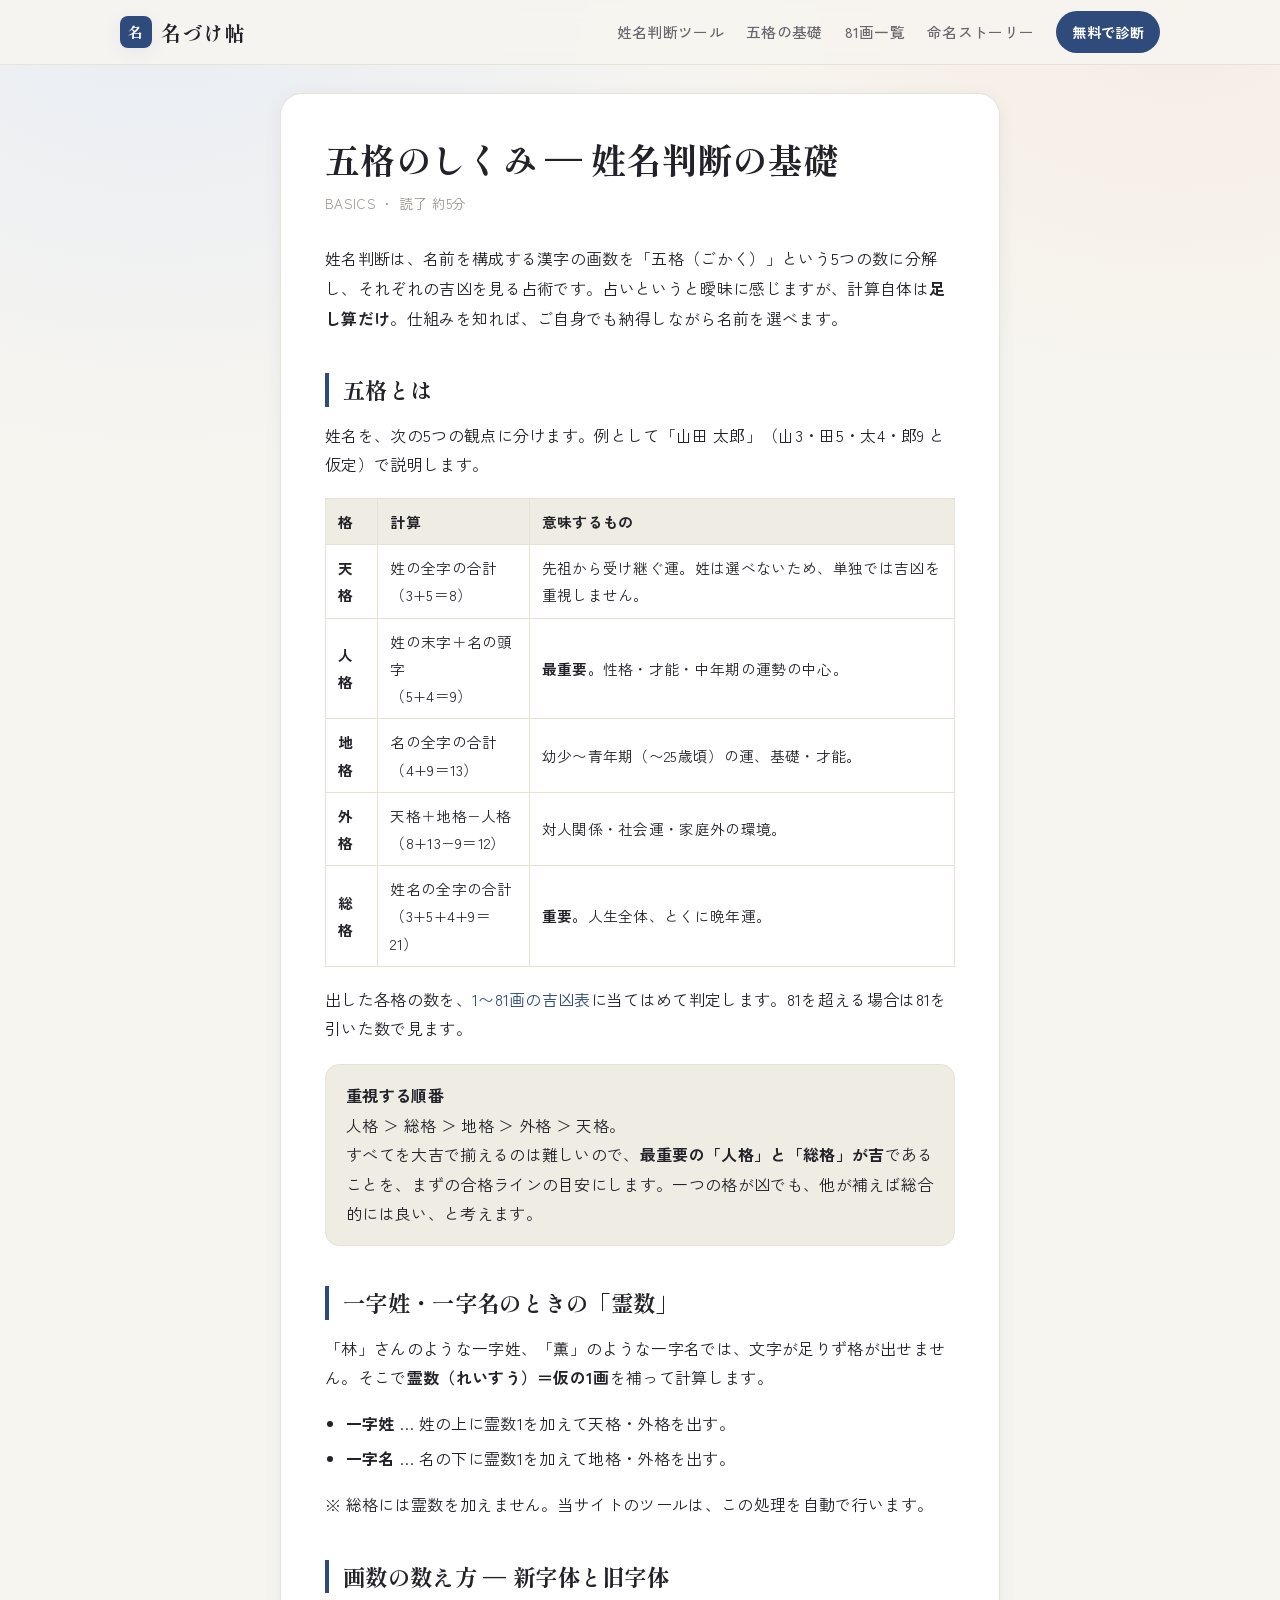
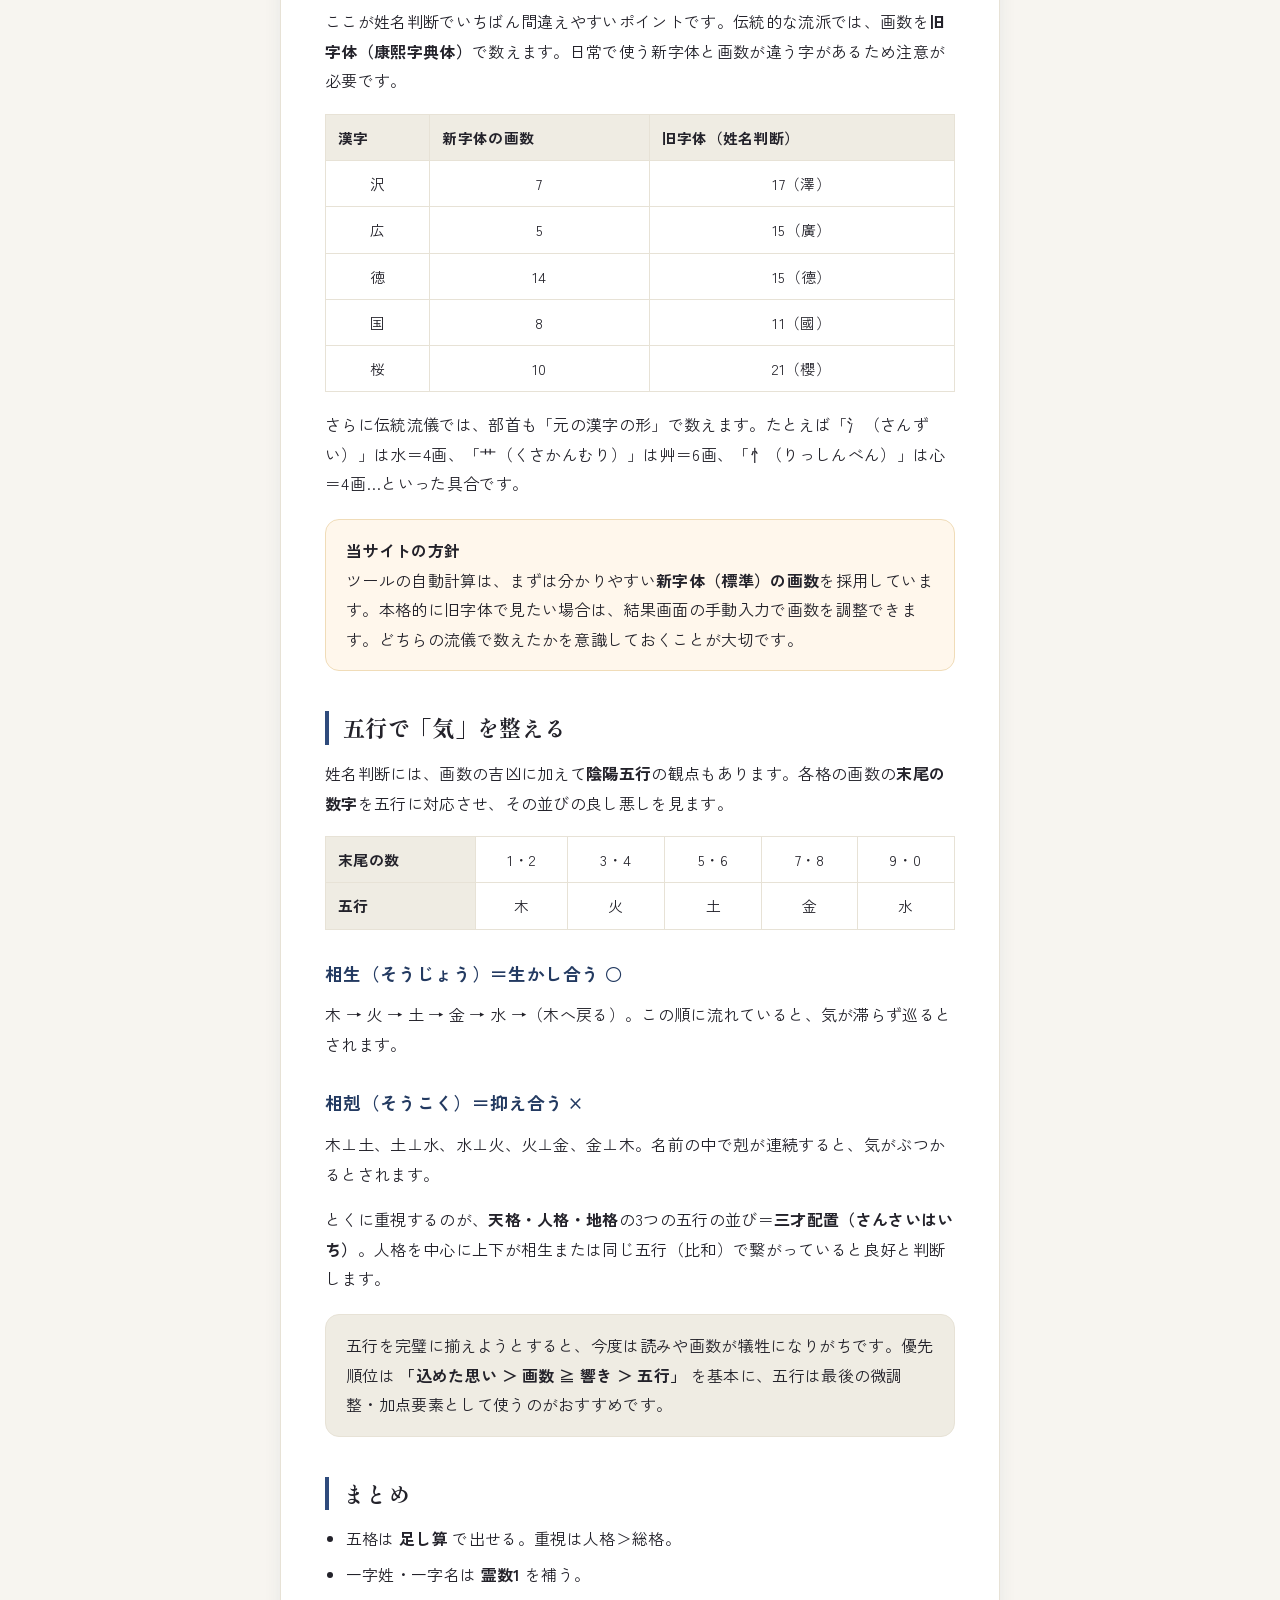
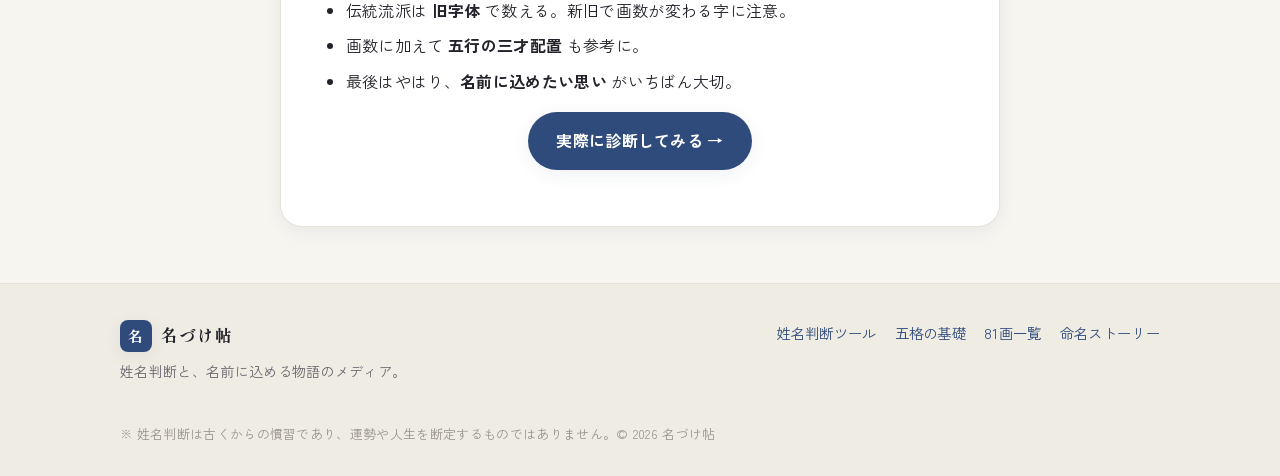
<file: namae/basics.html>
<!DOCTYPE html>
<html lang="ja">
<head>
<meta charset="UTF-8">
<meta name="viewport" content="width=device-width, initial-scale=1.0">
<title>五格のしくみ — 姓名判断の基礎｜名づけ帖</title>
<meta name="description" content="天格・人格・地格・外格・総格とは。画数の数え方、霊数、旧字体の扱い、五行の三才配置まで、姓名判断の基礎をやさしく解説。">
<link rel="preconnect" href="https://fonts.googleapis.com">
<link rel="preconnect" href="https://fonts.gstatic.com" crossorigin>
<link href="https://fonts.googleapis.com/css2?family=Shippori+Mincho:wght@500;700&family=Zen+Kaku+Gothic+New:wght@400;500;700&display=swap" rel="stylesheet">
<link rel="stylesheet" href="./assets/style.css">
</head>
<body>

<header class="site-header"><div class="wrap">
  <a class="brand" href="./index.html"><span class="seal mincho">名</span>名づけ帖</a>
  <nav class="nav">
    <a href="./tool.html">姓名判断ツール</a>
    <a href="./basics.html">五格の基礎</a>
    <a href="./strokes.html">81画一覧</a>
    <a href="./story.html">命名ストーリー</a>
    <a class="btn-mini" href="./tool.html">無料で診断</a>
  </nav>
</div></header>

<main class="narrow">
  <article class="article">
    <h1 class="mincho">五格のしくみ — 姓名判断の基礎</h1>
    <div class="meta">BASICS ・ 読了 約5分</div>

    <p>姓名判断は、名前を構成する漢字の画数を「五格（ごかく）」という5つの数に分解し、それぞれの吉凶を見る占術です。占いというと曖昧に感じますが、計算自体は<strong>足し算だけ</strong>。仕組みを知れば、ご自身でも納得しながら名前を選べます。</p>

    <h2>五格とは</h2>
    <p>姓名を、次の5つの観点に分けます。例として「山田 太郎」（山3・田5・太4・郎9 と仮定）で説明します。</p>

    <table class="tbl">
      <tr><th>格</th><th>計算</th><th>意味するもの</th></tr>
      <tr><td><b>天格</b></td><td>姓の全字の合計<br>（3+5＝8）</td><td>先祖から受け継ぐ運。姓は選べないため、単独では吉凶を重視しません。</td></tr>
      <tr><td><b>人格</b></td><td>姓の末字＋名の頭字<br>（5+4＝9）</td><td><b>最重要。</b>性格・才能・中年期の運勢の中心。</td></tr>
      <tr><td><b>地格</b></td><td>名の全字の合計<br>（4+9＝13）</td><td>幼少〜青年期（〜25歳頃）の運、基礎・才能。</td></tr>
      <tr><td><b>外格</b></td><td>天格＋地格−人格<br>（8+13−9＝12）</td><td>対人関係・社会運・家庭外の環境。</td></tr>
      <tr><td><b>総格</b></td><td>姓名の全字の合計<br>（3+5+4+9＝21）</td><td><b>重要。</b>人生全体、とくに晩年運。</td></tr>
    </table>

    <p>出した各格の数を、<a href="./strokes.html">1〜81画の吉凶表</a>に当てはめて判定します。81を超える場合は81を引いた数で見ます。</p>

    <div class="callout">
      <b>重視する順番</b><br>
      人格 ＞ 総格 ＞ 地格 ＞ 外格 ＞ 天格。<br>
      すべてを大吉で揃えるのは難しいので、<b>最重要の「人格」と「総格」が吉</b>であることを、まずの合格ラインの目安にします。一つの格が凶でも、他が補えば総合的には良い、と考えます。
    </div>

    <h2 id="rei">一字姓・一字名のときの「霊数」</h2>
    <p>「林」さんのような一字姓、「薫」のような一字名では、文字が足りず格が出せません。そこで<strong>霊数（れいすう）＝仮の1画</strong>を補って計算します。</p>
    <ul>
      <li><b>一字姓</b> … 姓の上に霊数1を加えて天格・外格を出す。</li>
      <li><b>一字名</b> … 名の下に霊数1を加えて地格・外格を出す。</li>
    </ul>
    <p>※ 総格には霊数を加えません。当サイトのツールは、この処理を自動で行います。</p>

    <h2 id="kyuji">画数の数え方 — 新字体と旧字体</h2>
    <p>ここが姓名判断でいちばん間違えやすいポイントです。伝統的な流派では、画数を<strong>旧字体（康熙字典体）</strong>で数えます。日常で使う新字体と画数が違う字があるため注意が必要です。</p>

    <table class="tbl">
      <tr><th>漢字</th><th>新字体の画数</th><th>旧字体（姓名判断）</th></tr>
      <tr><td class="c">沢</td><td class="c">7</td><td class="c">17（澤）</td></tr>
      <tr><td class="c">広</td><td class="c">5</td><td class="c">15（廣）</td></tr>
      <tr><td class="c">徳</td><td class="c">14</td><td class="c">15（德）</td></tr>
      <tr><td class="c">国</td><td class="c">8</td><td class="c">11（國）</td></tr>
      <tr><td class="c">桜</td><td class="c">10</td><td class="c">21（櫻）</td></tr>
    </table>

    <p>さらに伝統流儀では、部首も「元の漢字の形」で数えます。たとえば「氵（さんずい）」は水＝4画、「艹（くさかんむり）」は艸＝6画、「忄（りっしんべん）」は心＝4画…といった具合です。</p>

    <div class="callout note">
      <b>当サイトの方針</b><br>
      ツールの自動計算は、まずは分かりやすい<b>新字体（標準）の画数</b>を採用しています。本格的に旧字体で見たい場合は、結果画面の手動入力で画数を調整できます。どちらの流儀で数えたかを意識しておくことが大切です。
    </div>

    <h2 id="gogyo">五行で「気」を整える</h2>
    <p>姓名判断には、画数の吉凶に加えて<strong>陰陽五行</strong>の観点もあります。各格の画数の<b>末尾の数字</b>を五行に対応させ、その並びの良し悪しを見ます。</p>
    <table class="tbl">
      <tr><th>末尾の数</th><td class="c">1・2</td><td class="c">3・4</td><td class="c">5・6</td><td class="c">7・8</td><td class="c">9・0</td></tr>
      <tr><th>五行</th><td class="c">木</td><td class="c">火</td><td class="c">土</td><td class="c">金</td><td class="c">水</td></tr>
    </table>
    <h3>相生（そうじょう）＝生かし合う ○</h3>
    <p>木 → 火 → 土 → 金 → 水 →（木へ戻る）。この順に流れていると、気が滞らず巡るとされます。</p>
    <h3>相剋（そうこく）＝抑え合う ×</h3>
    <p>木⊥土、土⊥水、水⊥火、火⊥金、金⊥木。名前の中で剋が連続すると、気がぶつかるとされます。</p>
    <p>とくに重視するのが、<b>天格・人格・地格</b>の3つの五行の並び＝<strong>三才配置（さんさいはいち）</strong>。人格を中心に上下が相生または同じ五行（比和）で繋がっていると良好と判断します。</p>

    <div class="callout">
      五行を完璧に揃えようとすると、今度は読みや画数が犠牲になりがちです。優先順位は <b>「込めた思い ＞ 画数 ≧ 響き ＞ 五行」</b> を基本に、五行は最後の微調整・加点要素として使うのがおすすめです。
    </div>

    <h2>まとめ</h2>
    <ul>
      <li>五格は <b>足し算</b> で出せる。重視は人格＞総格。</li>
      <li>一字姓・一字名は <b>霊数1</b> を補う。</li>
      <li>伝統流派は <b>旧字体</b> で数える。新旧で画数が変わる字に注意。</li>
      <li>画数に加えて <b>五行の三才配置</b> も参考に。</li>
      <li>最後はやはり、<b>名前に込めたい思い</b> がいちばん大切。</li>
    </ul>

    <p class="center mt-32">
      <a class="btn btn-primary" href="./tool.html">実際に診断してみる →</a>
    </p>
  </article>
</main>

<footer class="site-footer"><div class="wrap">
  <div>
    <div class="brand mincho"><span class="seal">名</span>名づけ帖</div>
    <div style="font-size:.88rem;">姓名判断と、名前に込める物語のメディア。</div>
  </div>
  <div class="fnav">
    <a href="./tool.html">姓名判断ツール</a>
    <a href="./basics.html">五格の基礎</a>
    <a href="./strokes.html">81画一覧</a>
    <a href="./story.html">命名ストーリー</a>
  </div>
  <small>※ 姓名判断は古くからの慣習であり、運勢や人生を断定するものではありません。&copy; 2026 名づけ帖</small>
</div></footer>

</body>
</html>
</file>
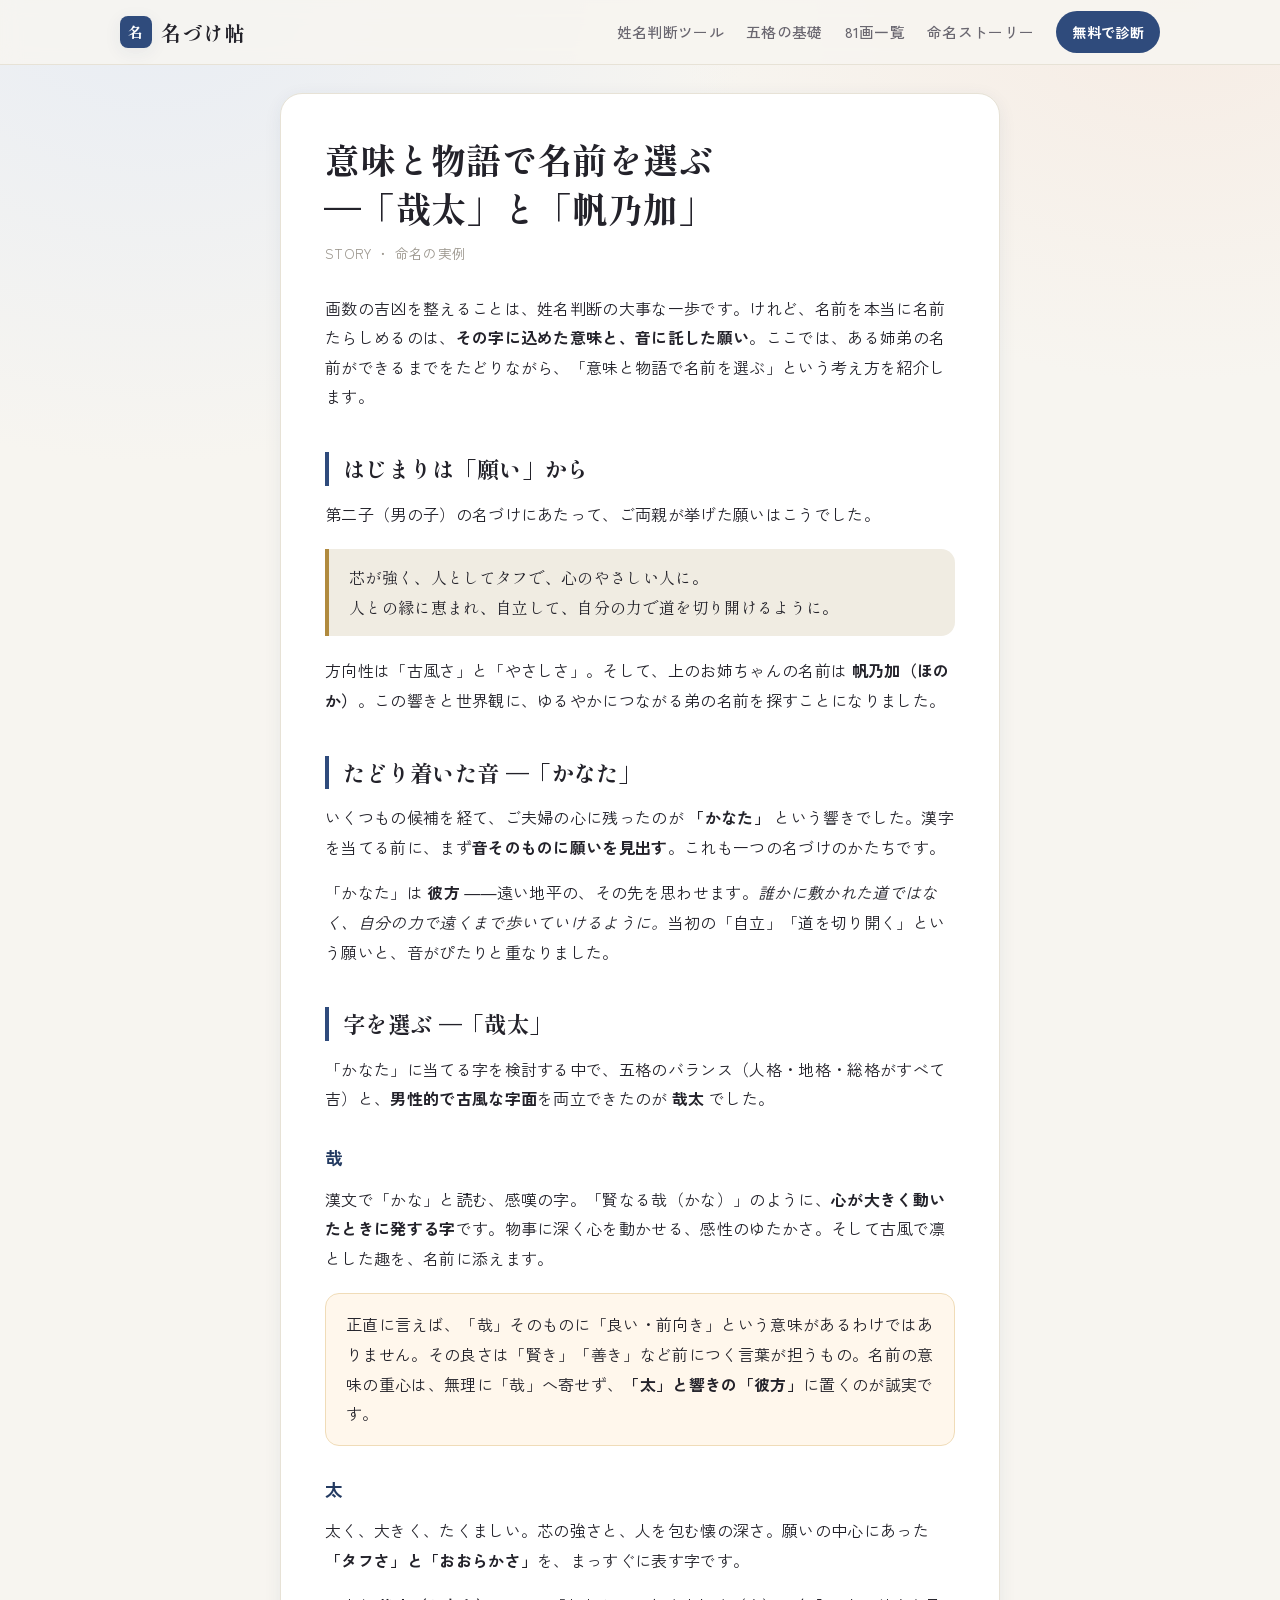
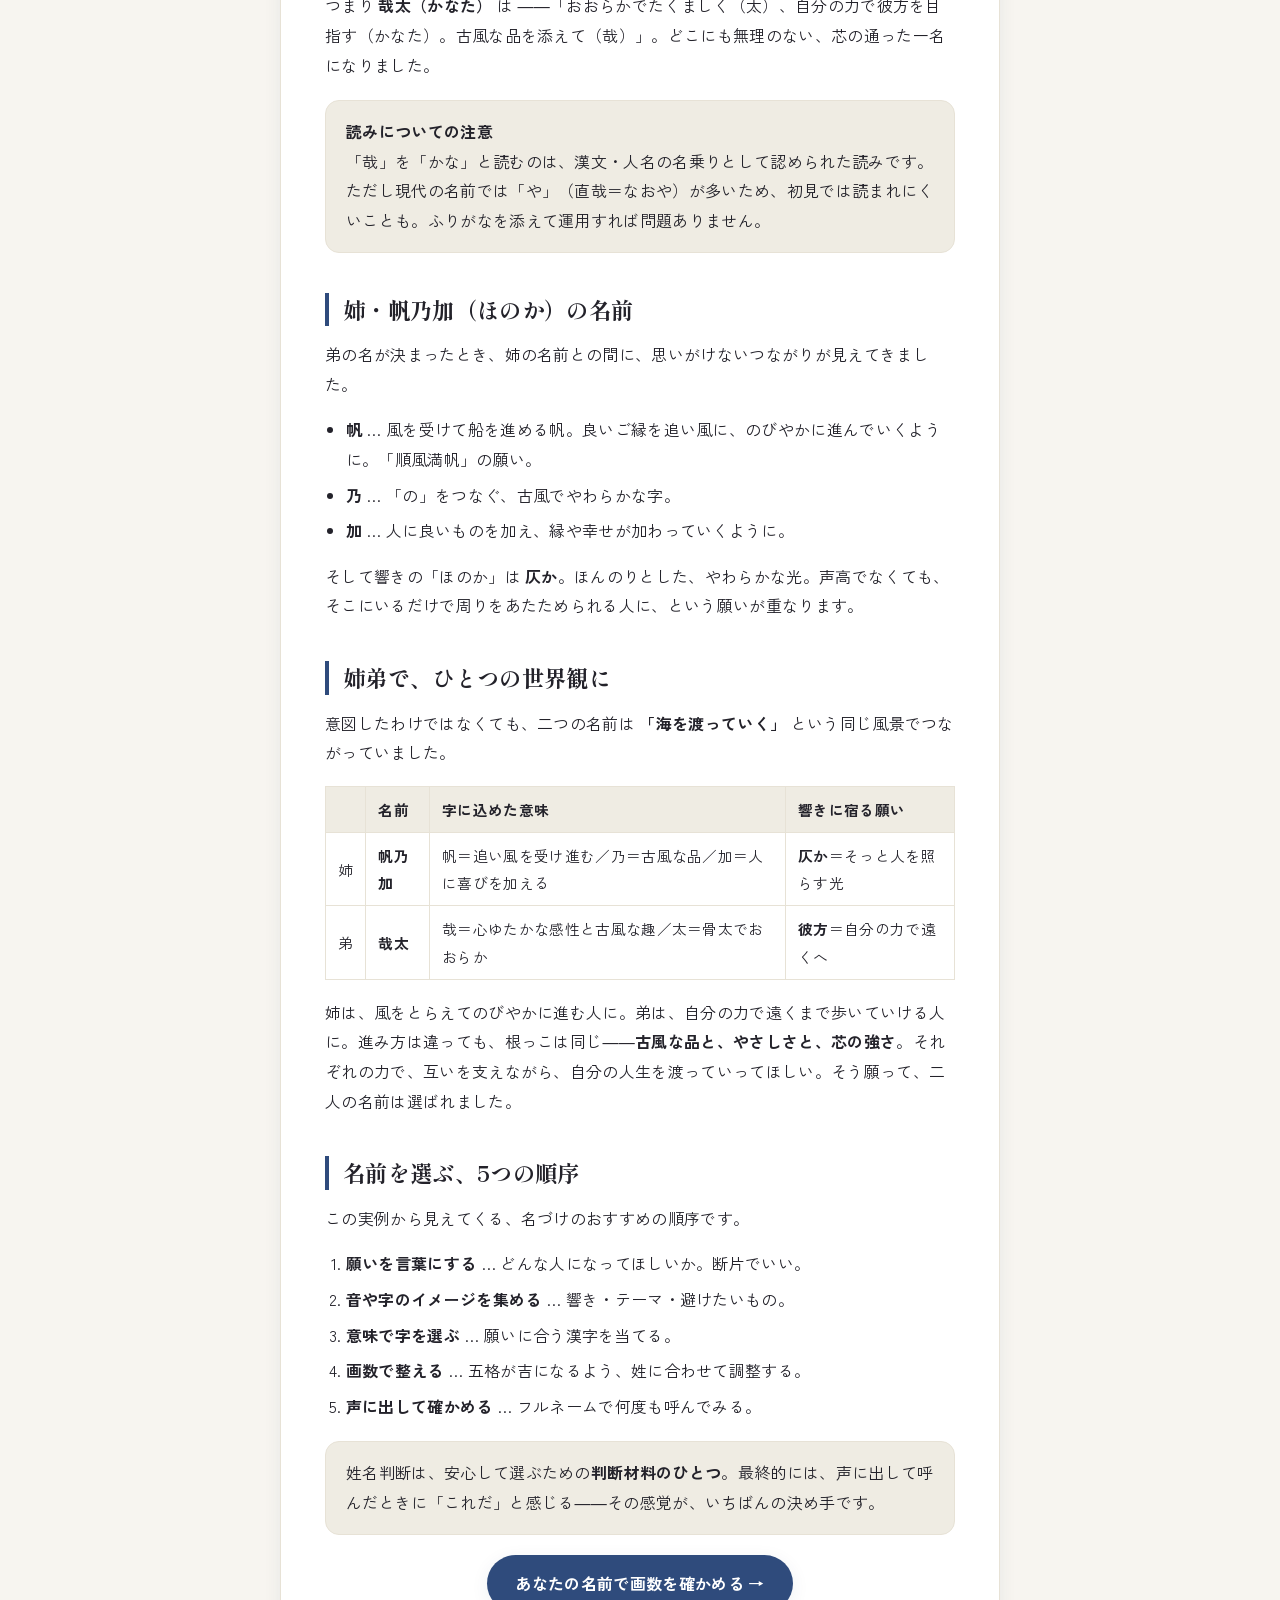
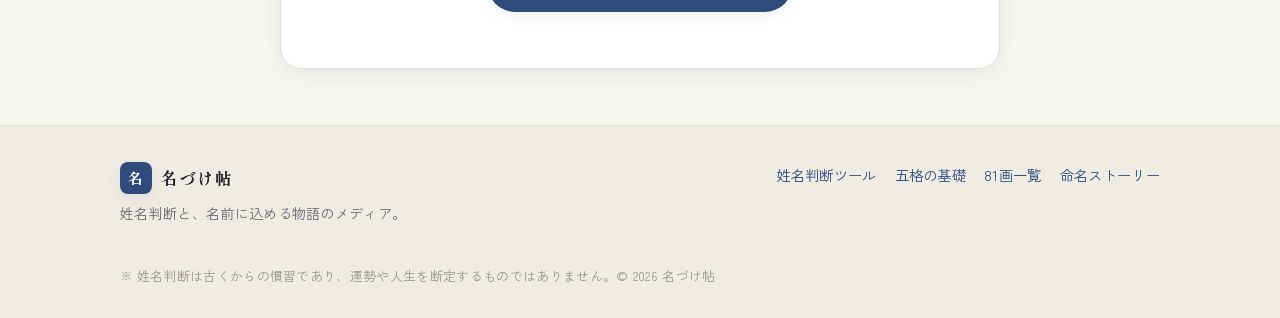
<file: namae/story.html>
<!DOCTYPE html>
<html lang="ja">
<head>
<meta charset="UTF-8">
<meta name="viewport" content="width=device-width, initial-scale=1.0">
<title>意味と物語で名前を選ぶ ―「哉太」と「帆乃加」｜名づけ帖</title>
<meta name="description" content="画数の先へ。字の意味、音に込めた願い、きょうだいのつながり。一つの名前ができるまでの実例をたどります。">
<link rel="preconnect" href="https://fonts.googleapis.com">
<link rel="preconnect" href="https://fonts.gstatic.com" crossorigin>
<link href="https://fonts.googleapis.com/css2?family=Shippori+Mincho:wght@500;700&family=Zen+Kaku+Gothic+New:wght@400;500;700&display=swap" rel="stylesheet">
<link rel="stylesheet" href="./assets/style.css">
</head>
<body>

<header class="site-header"><div class="wrap">
  <a class="brand" href="./index.html"><span class="seal mincho">名</span>名づけ帖</a>
  <nav class="nav">
    <a href="./tool.html">姓名判断ツール</a>
    <a href="./basics.html">五格の基礎</a>
    <a href="./strokes.html">81画一覧</a>
    <a href="./story.html">命名ストーリー</a>
    <a class="btn-mini" href="./tool.html">無料で診断</a>
  </nav>
</div></header>

<main class="narrow">
  <article class="article">
    <h1 class="mincho">意味と物語で名前を選ぶ<br>―「哉太」と「帆乃加」</h1>
    <div class="meta">STORY ・ 命名の実例</div>

    <p>画数の吉凶を整えることは、姓名判断の大事な一歩です。けれど、名前を本当に名前たらしめるのは、<strong>その字に込めた意味と、音に託した願い</strong>。ここでは、ある姉弟の名前ができるまでをたどりながら、「意味と物語で名前を選ぶ」という考え方を紹介します。</p>

    <h2>はじまりは「願い」から</h2>
    <p>第二子（男の子）の名づけにあたって、ご両親が挙げた願いはこうでした。</p>
    <blockquote>芯が強く、人としてタフで、心のやさしい人に。<br>人との縁に恵まれ、自立して、自分の力で道を切り開けるように。</blockquote>
    <p>方向性は「古風さ」と「やさしさ」。そして、上のお姉ちゃんの名前は <b>帆乃加（ほのか）</b>。この響きと世界観に、ゆるやかにつながる弟の名前を探すことになりました。</p>

    <h2>たどり着いた音 ―「かなた」</h2>
    <p>いくつもの候補を経て、ご夫婦の心に残ったのが <strong>「かなた」</strong> という響きでした。漢字を当てる前に、まず<strong>音そのものに願いを見出す</strong>。これも一つの名づけのかたちです。</p>
    <p>「かなた」は <b>彼方</b> ――遠い地平の、その先を思わせます。<em>誰かに敷かれた道ではなく、自分の力で遠くまで歩いていけるように。</em>当初の「自立」「道を切り開く」という願いと、音がぴたりと重なりました。</p>

    <h2>字を選ぶ ―「哉太」</h2>
    <p>「かなた」に当てる字を検討する中で、五格のバランス（人格・地格・総格がすべて吉）と、<strong>男性的で古風な字面</strong>を両立できたのが <b>哉太</b> でした。</p>

    <h3>哉</h3>
    <p>漢文で「かな」と読む、感嘆の字。「賢なる哉（かな）」のように、<strong>心が大きく動いたときに発する字</strong>です。物事に深く心を動かせる、感性のゆたかさ。そして古風で凛とした趣を、名前に添えます。</p>
    <div class="callout note">
      正直に言えば、「哉」そのものに「良い・前向き」という意味があるわけではありません。その良さは「賢き」「善き」など前につく言葉が担うもの。名前の意味の重心は、無理に「哉」へ寄せず、<b>「太」と響きの「彼方」</b>に置くのが誠実です。
    </div>

    <h3>太</h3>
    <p>太く、大きく、たくましい。芯の強さと、人を包む懐の深さ。願いの中心にあった<strong>「タフさ」と「おおらかさ」</strong>を、まっすぐに表す字です。</p>

    <p>つまり <b>哉太（かなた）</b> は ――「おおらかでたくましく（太）、自分の力で彼方を目指す（かなた）。古風な品を添えて（哉）」。どこにも無理のない、芯の通った一名になりました。</p>

    <div class="callout">
      <b>読みについての注意</b><br>
      「哉」を「かな」と読むのは、漢文・人名の名乗りとして認められた読みです。ただし現代の名前では「や」（直哉＝なおや）が多いため、初見では読まれにくいことも。ふりがなを添えて運用すれば問題ありません。
    </div>

    <h2>姉・帆乃加（ほのか）の名前</h2>
    <p>弟の名が決まったとき、姉の名前との間に、思いがけないつながりが見えてきました。</p>
    <ul>
      <li><b>帆</b> … 風を受けて船を進める帆。良いご縁を追い風に、のびやかに進んでいくように。「順風満帆」の願い。</li>
      <li><b>乃</b> … 「の」をつなぐ、古風でやわらかな字。</li>
      <li><b>加</b> … 人に良いものを加え、縁や幸せが加わっていくように。</li>
    </ul>
    <p>そして響きの「ほのか」は <b>仄か</b>。ほんのりとした、やわらかな光。声高でなくても、そこにいるだけで周りをあたためられる人に、という願いが重なります。</p>

    <h2>姉弟で、ひとつの世界観に</h2>
    <p>意図したわけではなくても、二つの名前は <strong>「海を渡っていく」</strong> という同じ風景でつながっていました。</p>

    <table class="tbl">
      <tr><th></th><th>名前</th><th>字に込めた意味</th><th>響きに宿る願い</th></tr>
      <tr><td>姉</td><td><b>帆乃加</b></td><td>帆＝追い風を受け進む／乃＝古風な品／加＝人に喜びを加える</td><td><b>仄か</b>＝そっと人を照らす光</td></tr>
      <tr><td>弟</td><td><b>哉太</b></td><td>哉＝心ゆたかな感性と古風な趣／太＝骨太でおおらか</td><td><b>彼方</b>＝自分の力で遠くへ</td></tr>
    </table>

    <p>姉は、風をとらえてのびやかに進む人に。弟は、自分の力で遠くまで歩いていける人に。進み方は違っても、根っこは同じ――<strong>古風な品と、やさしさと、芯の強さ</strong>。それぞれの力で、互いを支えながら、自分の人生を渡っていってほしい。そう願って、二人の名前は選ばれました。</p>

    <h2>名前を選ぶ、5つの順序</h2>
    <p>この実例から見えてくる、名づけのおすすめの順序です。</p>
    <ol>
      <li><b>願いを言葉にする</b> … どんな人になってほしいか。断片でいい。</li>
      <li><b>音や字のイメージを集める</b> … 響き・テーマ・避けたいもの。</li>
      <li><b>意味で字を選ぶ</b> … 願いに合う漢字を当てる。</li>
      <li><b>画数で整える</b> … 五格が吉になるよう、姓に合わせて調整する。</li>
      <li><b>声に出して確かめる</b> … フルネームで何度も呼んでみる。</li>
    </ol>

    <div class="callout">
      姓名判断は、安心して選ぶための<b>判断材料のひとつ</b>。最終的には、声に出して呼んだときに「これだ」と感じる――その感覚が、いちばんの決め手です。
    </div>

    <p class="center mt-32">
      <a class="btn btn-primary" href="./tool.html">あなたの名前で画数を確かめる →</a>
    </p>
  </article>
</main>

<footer class="site-footer"><div class="wrap">
  <div>
    <div class="brand mincho"><span class="seal">名</span>名づけ帖</div>
    <div style="font-size:.88rem;">姓名判断と、名前に込める物語のメディア。</div>
  </div>
  <div class="fnav">
    <a href="./tool.html">姓名判断ツール</a>
    <a href="./basics.html">五格の基礎</a>
    <a href="./strokes.html">81画一覧</a>
    <a href="./story.html">命名ストーリー</a>
  </div>
  <small>※ 姓名判断は古くからの慣習であり、運勢や人生を断定するものではありません。&copy; 2026 名づけ帖</small>
</div></footer>

</body>
</html>
</file>
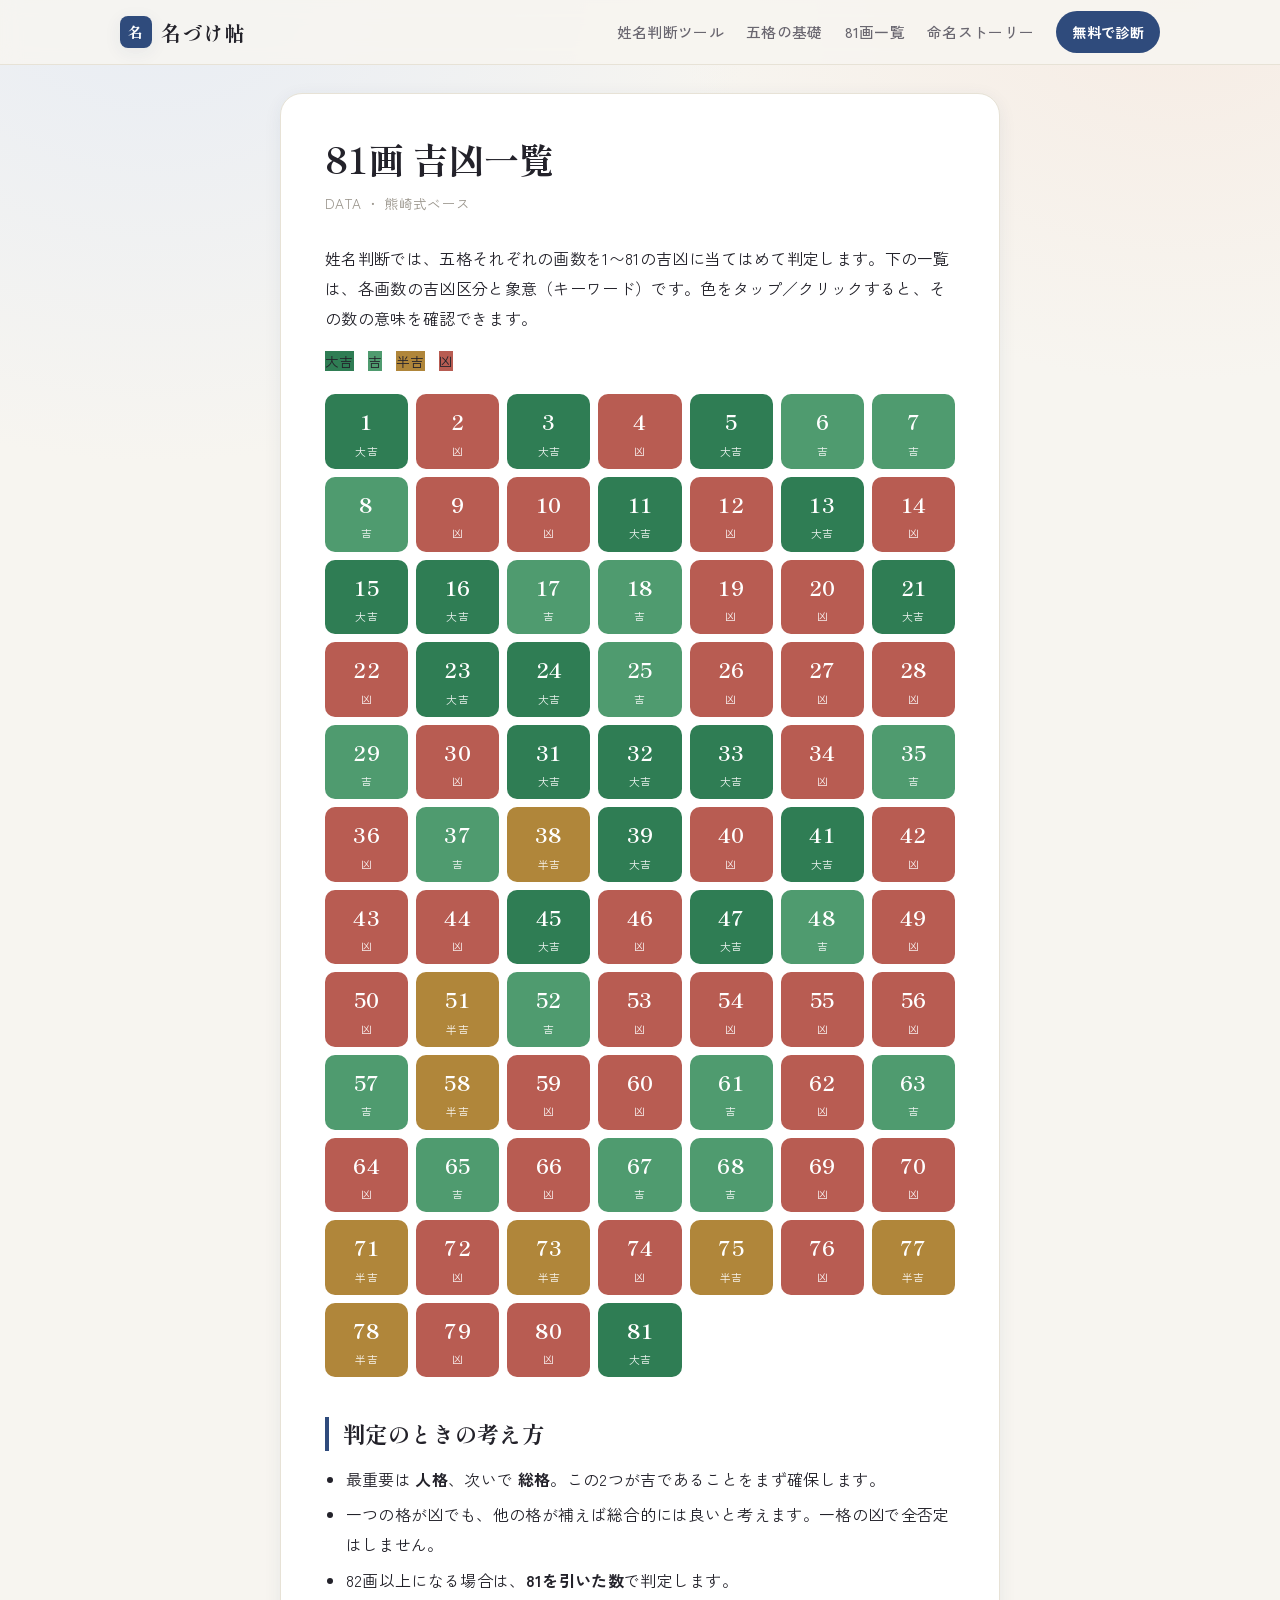
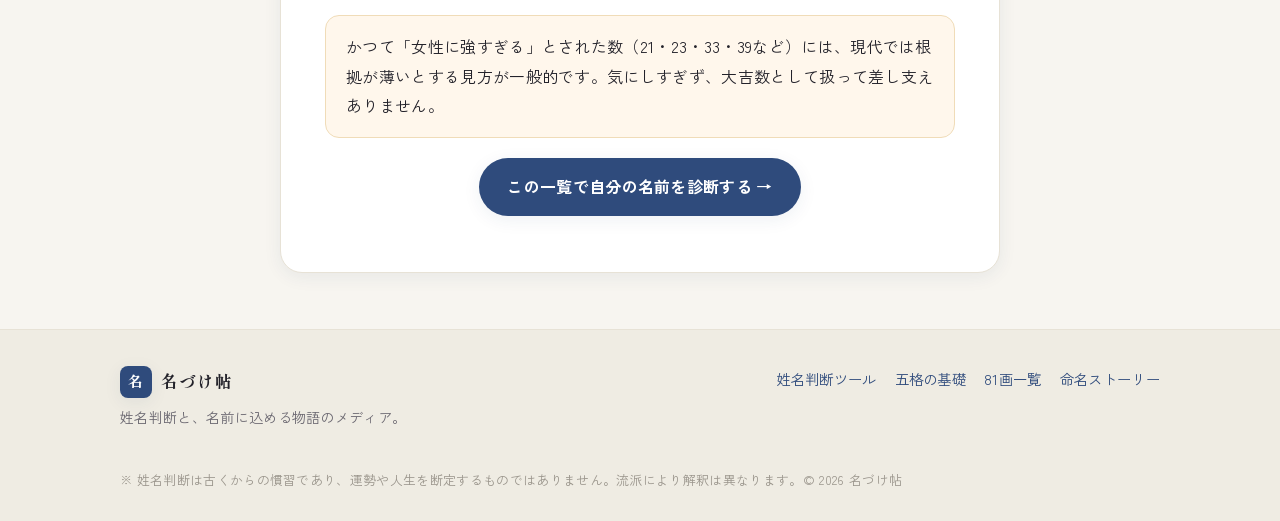
<file: namae/strokes.html>
<!DOCTYPE html>
<html lang="ja">
<head>
<meta charset="UTF-8">
<meta name="viewport" content="width=device-width, initial-scale=1.0">
<title>81画 吉凶一覧｜名づけ帖</title>
<meta name="description" content="姓名判断における1〜81画それぞれの吉凶と象意を一覧で。名前の画数を考えるリファレンスに。">
<link rel="preconnect" href="https://fonts.googleapis.com">
<link rel="preconnect" href="https://fonts.gstatic.com" crossorigin>
<link href="https://fonts.googleapis.com/css2?family=Shippori+Mincho:wght@500;700&family=Zen+Kaku+Gothic+New:wght@400;500;700&display=swap" rel="stylesheet">
<link rel="stylesheet" href="./assets/style.css">
</head>
<body>

<header class="site-header"><div class="wrap">
  <a class="brand" href="./index.html"><span class="seal mincho">名</span>名づけ帖</a>
  <nav class="nav">
    <a href="./tool.html">姓名判断ツール</a>
    <a href="./basics.html">五格の基礎</a>
    <a href="./strokes.html">81画一覧</a>
    <a href="./story.html">命名ストーリー</a>
    <a class="btn-mini" href="./tool.html">無料で診断</a>
  </nav>
</div></header>

<main class="narrow">
  <article class="article">
    <h1 class="mincho">81画 吉凶一覧</h1>
    <div class="meta">DATA ・ 熊崎式ベース</div>

    <p>姓名判断では、五格それぞれの画数を1〜81の吉凶に当てはめて判定します。下の一覧は、各画数の吉凶区分と象意（キーワード）です。色をタップ／クリックすると、その数の意味を確認できます。</p>

    <div style="display:flex;gap:14px;flex-wrap:wrap;margin:8px 0 4px;font-size:.85rem;">
      <span><span class="gbadge b-daikichi">大吉</span></span>
      <span><span class="gbadge b-kichi">吉</span></span>
      <span><span class="gbadge b-hankichi">半吉</span></span>
      <span><span class="gbadge b-kyou">凶</span></span>
    </div>

    <div class="luck-grid" id="luck-grid"></div>

    <div class="callout" id="luck-detail" style="display:none;">
      <b id="ld-num"></b> <span id="ld-type"></span><br>
      <span id="ld-mean" style="color:var(--ink-soft);"></span>
    </div>

    <h2>判定のときの考え方</h2>
    <ul>
      <li>最重要は <b>人格</b>、次いで <b>総格</b>。この2つが吉であることをまず確保します。</li>
      <li>一つの格が凶でも、他の格が補えば総合的には良いと考えます。一格の凶で全否定はしません。</li>
      <li>82画以上になる場合は、<b>81を引いた数</b>で判定します。</li>
    </ul>

    <div class="callout note">
      かつて「女性に強すぎる」とされた数（21・23・33・39など）には、現代では根拠が薄いとする見方が一般的です。気にしすぎず、大吉数として扱って差し支えありません。
    </div>

    <p class="center mt-32">
      <a class="btn btn-primary" href="./tool.html">この一覧で自分の名前を診断する →</a>
    </p>
  </article>
</main>

<footer class="site-footer"><div class="wrap">
  <div>
    <div class="brand mincho"><span class="seal">名</span>名づけ帖</div>
    <div style="font-size:.88rem;">姓名判断と、名前に込める物語のメディア。</div>
  </div>
  <div class="fnav">
    <a href="./tool.html">姓名判断ツール</a>
    <a href="./basics.html">五格の基礎</a>
    <a href="./strokes.html">81画一覧</a>
    <a href="./story.html">命名ストーリー</a>
  </div>
  <small>※ 姓名判断は古くからの慣習であり、運勢や人生を断定するものではありません。流派により解釈は異なります。&copy; 2026 名づけ帖</small>
</div></footer>

<script src="./assets/data.js"></script>
<script>
  const cls = { "大吉":"daikichi","吉":"kichi","半吉":"hankichi","凶":"kyou" };
  const grid = document.getElementById("luck-grid");
  grid.innerHTML = Object.entries(LUCK81).map(([n,[type,mean]]) =>
    `<div class="luck-cell b-${cls[type]}" data-n="${n}" data-type="${type}" data-mean="${mean}">
       <div class="ln">${n}</div><div class="lt">${type}</div>
     </div>`).join("");
  const box = document.getElementById("luck-detail");
  grid.addEventListener("click", e => {
    const cell = e.target.closest(".luck-cell"); if(!cell) return;
    document.getElementById("ld-num").textContent = cell.dataset.n + "画";
    const t = document.getElementById("ld-type");
    t.textContent = cell.dataset.type;
    t.className = "t-" + cls[cell.dataset.type];
    document.getElementById("ld-mean").textContent = cell.dataset.mean;
    box.style.display = "block";
    box.scrollIntoView({behavior:"smooth", block:"nearest"});
  });
</script>
</body>
</html>
</file>
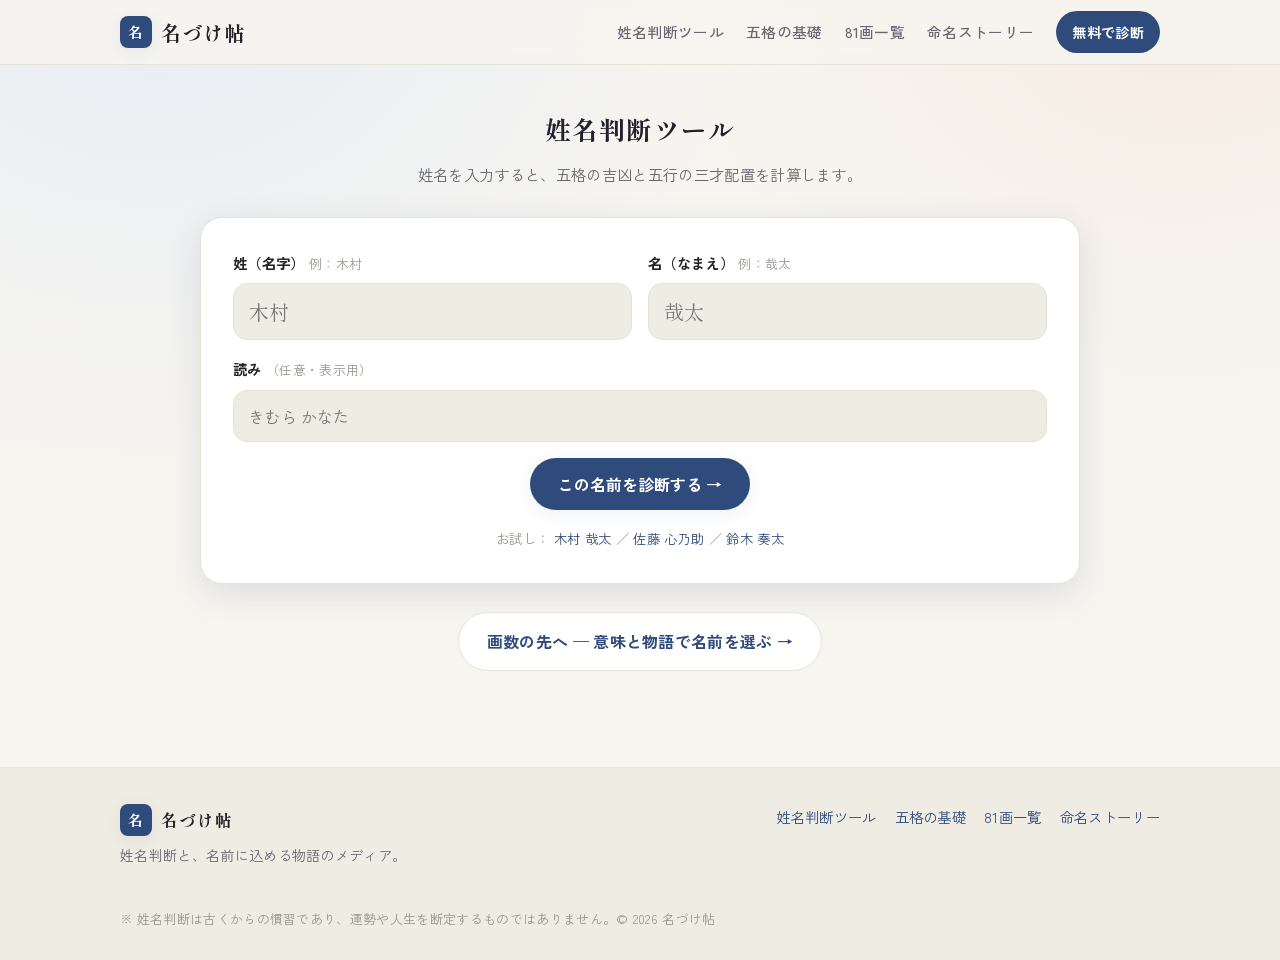
<file: namae/tool.html>
<!DOCTYPE html>
<html lang="ja">
<head>
<meta charset="UTF-8">
<meta name="viewport" content="width=device-width, initial-scale=1.0">
<title>姓名判断ツール｜名づけ帖</title>
<meta name="description" content="姓名を入れるだけで五格（天格・人格・地格・外格・総格）の吉凶と五行の三才配置を自動計算。無料・登録不要。">
<link rel="preconnect" href="https://fonts.googleapis.com">
<link rel="preconnect" href="https://fonts.gstatic.com" crossorigin>
<link href="https://fonts.googleapis.com/css2?family=Shippori+Mincho:wght@500;700&family=Zen+Kaku+Gothic+New:wght@400;500;700&display=swap" rel="stylesheet">
<link rel="stylesheet" href="./assets/style.css">
</head>
<body>

<header class="site-header"><div class="wrap">
  <a class="brand" href="./index.html"><span class="seal mincho">名</span>名づけ帖</a>
  <nav class="nav">
    <a href="./tool.html">姓名判断ツール</a>
    <a href="./basics.html">五格の基礎</a>
    <a href="./strokes.html">81画一覧</a>
    <a href="./story.html">命名ストーリー</a>
    <a class="btn-mini" href="./tool.html">無料で診断</a>
  </nav>
</div></header>

<main class="wrap" style="padding-top:32px;padding-bottom:24px;">
  <div class="tool-shell">
    <div class="section-head" style="margin-top:8px;">
      <h2 class="mincho">姓名判断ツール</h2>
      <p>姓名を入力すると、五格の吉凶と五行の三才配置を計算します。</p>
    </div>

    <div class="tool-card">
      <div class="field-row">
        <div class="field">
          <label for="in-sei">姓（名字）<span class="hint"> 例：木村</span></label>
          <input type="text" id="in-sei" placeholder="木村" autocomplete="off">
        </div>
        <div class="field">
          <label for="in-mei">名（なまえ）<span class="hint"> 例：哉太</span></label>
          <input type="text" id="in-mei" placeholder="哉太" autocomplete="off">
        </div>
      </div>
      <div class="field">
        <label for="in-yomi">読み <span class="hint">（任意・表示用）</span></label>
        <input type="text" id="in-yomi" placeholder="きむら かなた" autocomplete="off"
               style="font-size:1rem;font-family:inherit;">
      </div>

      <div id="manual-area"></div>

      <div class="center" style="margin-top:14px;">
        <button class="btn btn-primary" id="calc-btn">この名前を診断する →</button>
      </div>

      <div class="center" style="margin-top:16px;font-size:.84rem;color:var(--ink-faint);">
        お試し：
        <a href="#" data-sample="木村|哉太|きむら かなた">木村 哉太</a> ／
        <a href="#" data-sample="佐藤|心乃助|さとう しんのすけ">佐藤 心乃助</a> ／
        <a href="#" data-sample="鈴木|奏太|すずき かなた">鈴木 奏太</a>
      </div>
    </div>

    <!-- 結果 -->
    <div class="tool-card result" id="result">
      <div id="name-display" class="name-display"></div>
      <div id="name-reading" class="name-reading"></div>

      <div class="gokaku-grid" id="gokaku-grid"></div>
      <p class="center" id="rei-note" style="font-size:.82rem;color:var(--ink-faint);margin:6px 0 0;"></p>

      <div class="summary-box" id="verdict"></div>
      <div class="sanzai" id="sanzai"></div>

      <div class="gokaku-detail" id="gokaku-detail"></div>

      <div class="disclaimer">
        ※ 画数は辞書（標準＝新字体）に基づきます。姓名判断の伝統流派では旧字体（康熙字典体）で数えるため、字によっては画数が変わります（詳しくは
        <a href="./basics.html#kyuji">五格の基礎</a> を参照）。本判定は熊崎式をベースにした一例で、運勢を断定するものではありません。
      </div>
    </div>

    <p class="center" style="margin-top:24px;">
      <a class="btn btn-ghost" href="./story.html">画数の先へ — 意味と物語で名前を選ぶ →</a>
    </p>
  </div>
</main>

<footer class="site-footer"><div class="wrap">
  <div>
    <div class="brand mincho"><span class="seal">名</span>名づけ帖</div>
    <div style="font-size:.88rem;">姓名判断と、名前に込める物語のメディア。</div>
  </div>
  <div class="fnav">
    <a href="./tool.html">姓名判断ツール</a>
    <a href="./basics.html">五格の基礎</a>
    <a href="./strokes.html">81画一覧</a>
    <a href="./story.html">命名ストーリー</a>
  </div>
  <small>※ 姓名判断は古くからの慣習であり、運勢や人生を断定するものではありません。&copy; 2026 名づけ帖</small>
</div></footer>

<script src="./assets/data.js"></script>
<script src="./assets/tool.js"></script>
</body>
</html>
</file>
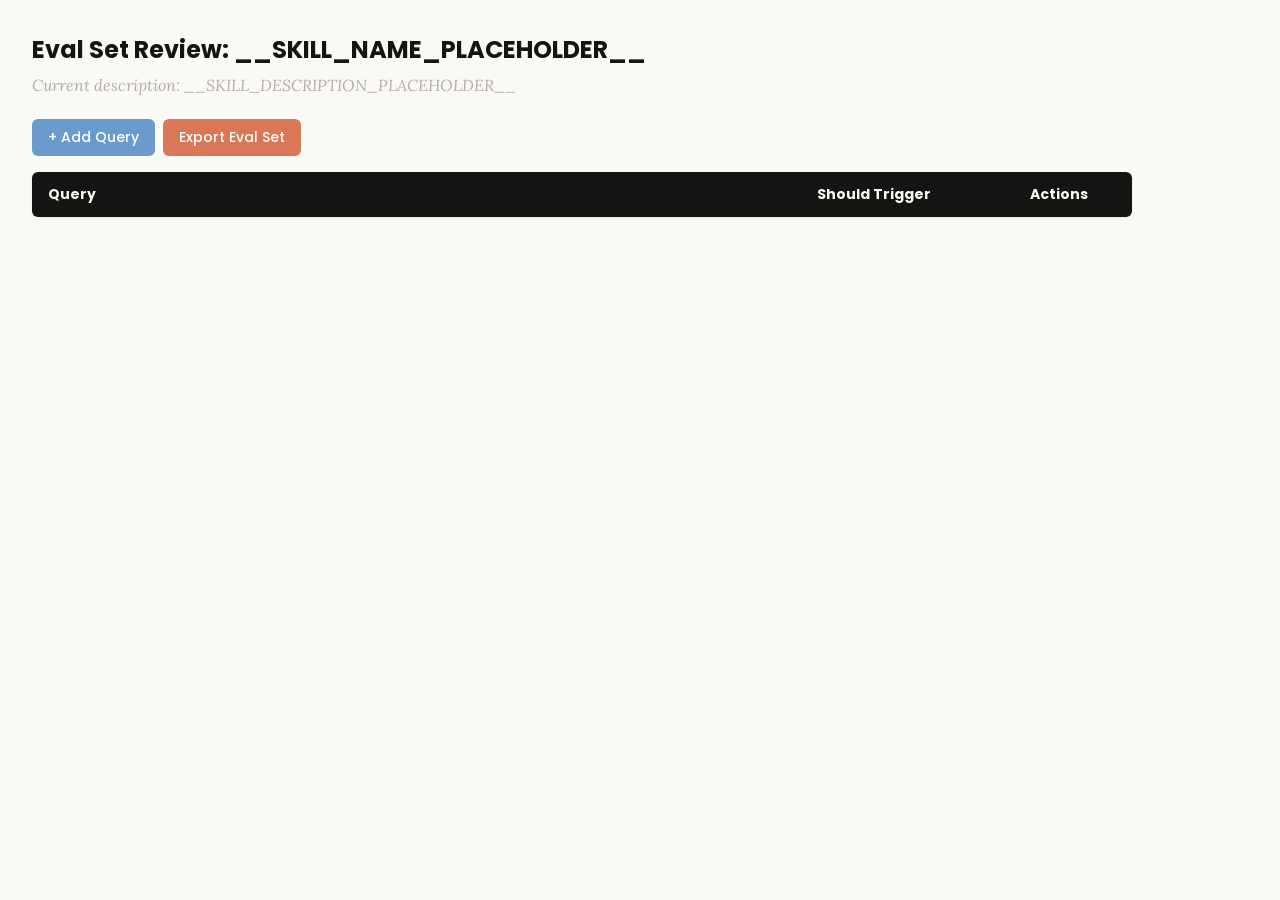
<file: .claude/skills/skill-creator/assets/eval_review.html>
<!DOCTYPE html>
<html lang="en">
<head>
  <meta charset="UTF-8">
  <meta name="viewport" content="width=device-width, initial-scale=1.0">
  <title>Eval Set Review - __SKILL_NAME_PLACEHOLDER__</title>
  <link rel="preconnect" href="https://fonts.googleapis.com">
  <link rel="preconnect" href="https://fonts.gstatic.com" crossorigin>
  <link href="https://fonts.googleapis.com/css2?family=Poppins:wght@500;600&family=Lora:wght@400;500&display=swap" rel="stylesheet">
  <style>
    * { box-sizing: border-box; margin: 0; padding: 0; }
    body { font-family: 'Lora', Georgia, serif; background: #faf9f5; padding: 2rem; color: #141413; }
    h1 { font-family: 'Poppins', sans-serif; margin-bottom: 0.5rem; font-size: 1.5rem; }
    .description { color: #b0aea5; margin-bottom: 1.5rem; font-style: italic; max-width: 900px; }
    .controls { margin-bottom: 1rem; display: flex; gap: 0.5rem; }
    .btn { font-family: 'Poppins', sans-serif; padding: 0.5rem 1rem; border: none; border-radius: 6px; cursor: pointer; font-size: 0.875rem; font-weight: 500; }
    .btn-add { background: #6a9bcc; color: white; }
    .btn-add:hover { background: #5889b8; }
    .btn-export { background: #d97757; color: white; }
    .btn-export:hover { background: #c4613f; }
    table { width: 100%; max-width: 1100px; border-collapse: collapse; background: white; border-radius: 6px; overflow: hidden; box-shadow: 0 1px 3px rgba(0,0,0,0.08); }
    th { font-family: 'Poppins', sans-serif; background: #141413; color: #faf9f5; padding: 0.75rem 1rem; text-align: left; font-size: 0.875rem; }
    td { padding: 0.75rem 1rem; border-bottom: 1px solid #e8e6dc; vertical-align: top; }
    tr:nth-child(even) td { background: #faf9f5; }
    tr:hover td { background: #f3f1ea; }
    .section-header td { background: #e8e6dc; font-family: 'Poppins', sans-serif; font-weight: 500; font-size: 0.8rem; color: #141413; text-transform: uppercase; letter-spacing: 0.05em; }
    .query-input { width: 100%; padding: 0.4rem; border: 1px solid #e8e6dc; border-radius: 4px; font-size: 0.875rem; font-family: 'Lora', Georgia, serif; resize: vertical; min-height: 60px; }
    .query-input:focus { outline: none; border-color: #d97757; box-shadow: 0 0 0 2px rgba(217,119,87,0.15); }
    .toggle { position: relative; display: inline-block; width: 44px; height: 24px; }
    .toggle input { opacity: 0; width: 0; height: 0; }
    .toggle .slider { position: absolute; inset: 0; background: #b0aea5; border-radius: 24px; cursor: pointer; transition: 0.2s; }
    .toggle .slider::before { content: ""; position: absolute; width: 18px; height: 18px; left: 3px; bottom: 3px; background: white; border-radius: 50%; transition: 0.2s; }
    .toggle input:checked + .slider { background: #d97757; }
    .toggle input:checked + .slider::before { transform: translateX(20px); }
    .btn-delete { background: #c44; color: white; padding: 0.3rem 0.6rem; border: none; border-radius: 4px; cursor: pointer; font-size: 0.75rem; font-family: 'Poppins', sans-serif; }
    .btn-delete:hover { background: #a33; }
    .summary { margin-top: 1rem; color: #b0aea5; font-size: 0.875rem; }
  </style>
</head>
<body>
  <h1>Eval Set Review: <span id="skill-name">__SKILL_NAME_PLACEHOLDER__</span></h1>
  <p class="description">Current description: <span id="skill-desc">__SKILL_DESCRIPTION_PLACEHOLDER__</span></p>

  <div class="controls">
    <button class="btn btn-add" onclick="addRow()">+ Add Query</button>
    <button class="btn btn-export" onclick="exportEvalSet()">Export Eval Set</button>
  </div>

  <table>
    <thead>
      <tr>
        <th style="width:65%">Query</th>
        <th style="width:18%">Should Trigger</th>
        <th style="width:10%">Actions</th>
      </tr>
    </thead>
    <tbody id="eval-body"></tbody>
  </table>

  <p class="summary" id="summary"></p>

  <script>
    const EVAL_DATA = __EVAL_DATA_PLACEHOLDER__;

    let evalItems = [...EVAL_DATA];

    function render() {
      const tbody = document.getElementById('eval-body');
      tbody.innerHTML = '';

      // Sort: should-trigger first, then should-not-trigger
      const sorted = evalItems
        .map((item, origIdx) => ({ ...item, origIdx }))
        .sort((a, b) => (b.should_trigger ? 1 : 0) - (a.should_trigger ? 1 : 0));

      let lastGroup = null;
      sorted.forEach(item => {
        const group = item.should_trigger ? 'trigger' : 'no-trigger';
        if (group !== lastGroup) {
          const headerRow = document.createElement('tr');
          headerRow.className = 'section-header';
          headerRow.innerHTML = `<td colspan="3">${item.should_trigger ? 'Should Trigger' : 'Should NOT Trigger'}</td>`;
          tbody.appendChild(headerRow);
          lastGroup = group;
        }

        const idx = item.origIdx;
        const tr = document.createElement('tr');
        tr.innerHTML = `
          <td><textarea class="query-input" onchange="updateQuery(${idx}, this.value)">${escapeHtml(item.query)}</textarea></td>
          <td>
            <label class="toggle">
              <input type="checkbox" ${item.should_trigger ? 'checked' : ''} onchange="updateTrigger(${idx}, this.checked)">
              <span class="slider"></span>
            </label>
            <span style="margin-left:8px;font-size:0.8rem;color:#b0aea5">${item.should_trigger ? 'Yes' : 'No'}</span>
          </td>
          <td><button class="btn-delete" onclick="deleteRow(${idx})">Delete</button></td>
        `;
        tbody.appendChild(tr);
      });
      updateSummary();
    }

    function escapeHtml(text) {
      const div = document.createElement('div');
      div.textContent = text;
      return div.innerHTML;
    }

    function updateQuery(idx, value) { evalItems[idx].query = value; updateSummary(); }
    function updateTrigger(idx, value) { evalItems[idx].should_trigger = value; render(); }
    function deleteRow(idx) { evalItems.splice(idx, 1); render(); }

    function addRow() {
      evalItems.push({ query: '', should_trigger: true });
      render();
      const inputs = document.querySelectorAll('.query-input');
      inputs[inputs.length - 1].focus();
    }

    function updateSummary() {
      const trigger = evalItems.filter(i => i.should_trigger).length;
      const noTrigger = evalItems.filter(i => !i.should_trigger).length;
      document.getElementById('summary').textContent =
        `${evalItems.length} queries total: ${trigger} should trigger, ${noTrigger} should not trigger`;
    }

    function exportEvalSet() {
      const valid = evalItems.filter(i => i.query.trim() !== '');
      const data = valid.map(i => ({ query: i.query.trim(), should_trigger: i.should_trigger }));
      const blob = new Blob([JSON.stringify(data, null, 2)], { type: 'application/json' });
      const url = URL.createObjectURL(blob);
      const a = document.createElement('a');
      a.href = url;
      a.download = 'eval_set.json';
      document.body.appendChild(a);
      a.click();
      document.body.removeChild(a);
      URL.revokeObjectURL(url);
    }

    render();
  </script>
</body>
</html>
</file>
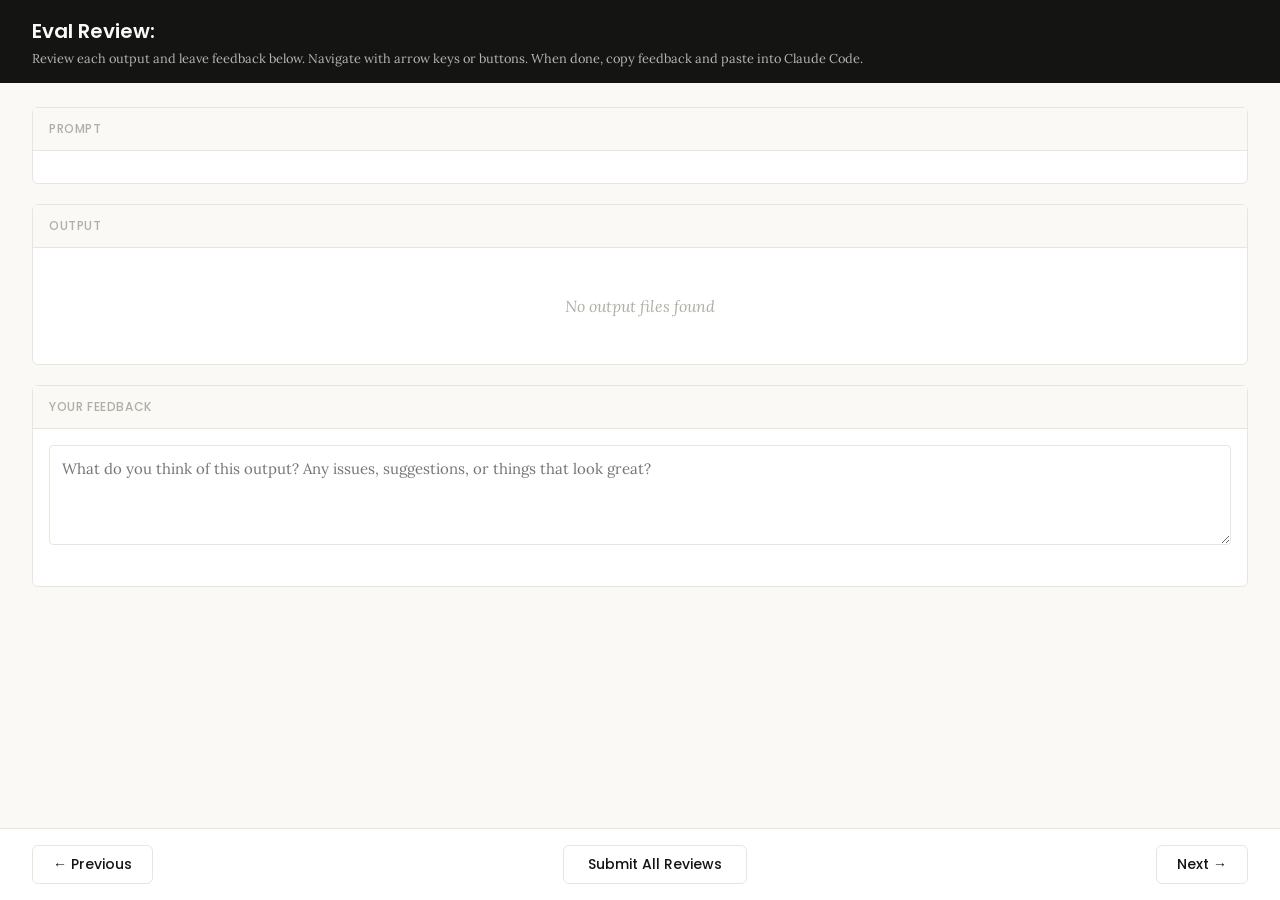
<file: .claude/skills/skill-creator/eval-viewer/viewer.html>
<!DOCTYPE html>
<html lang="en">
<head>
  <meta charset="UTF-8">
  <meta name="viewport" content="width=device-width, initial-scale=1.0">
  <title>Eval Review</title>
  <link rel="preconnect" href="https://fonts.googleapis.com">
  <link rel="preconnect" href="https://fonts.gstatic.com" crossorigin>
  <link href="https://fonts.googleapis.com/css2?family=Poppins:wght@500;600&family=Lora:wght@400;500&display=swap" rel="stylesheet">
  <script src="https://cdn.sheetjs.com/xlsx-0.20.3/package/dist/xlsx.full.min.js" integrity="sha384-EnyY0/GSHQGSxSgMwaIPzSESbqoOLSexfnSMN2AP+39Ckmn92stwABZynq1JyzdT" crossorigin="anonymous"></script>
  <style>
    :root {
      --bg: #faf9f5;
      --surface: #ffffff;
      --border: #e8e6dc;
      --text: #141413;
      --text-muted: #b0aea5;
      --accent: #d97757;
      --accent-hover: #c4613f;
      --green: #788c5d;
      --green-bg: #eef2e8;
      --red: #c44;
      --red-bg: #fceaea;
      --header-bg: #141413;
      --header-text: #faf9f5;
      --radius: 6px;
    }

    * { box-sizing: border-box; margin: 0; padding: 0; }

    body {
      font-family: 'Lora', Georgia, serif;
      background: var(--bg);
      color: var(--text);
      height: 100vh;
      display: flex;
      flex-direction: column;
    }

    /* ---- Header ---- */
    .header {
      background: var(--header-bg);
      color: var(--header-text);
      padding: 1rem 2rem;
      display: flex;
      justify-content: space-between;
      align-items: center;
      flex-shrink: 0;
    }
    .header h1 {
      font-family: 'Poppins', sans-serif;
      font-size: 1.25rem;
      font-weight: 600;
    }
    .header .instructions {
      font-size: 0.8rem;
      opacity: 0.7;
      margin-top: 0.25rem;
    }
    .header .progress {
      font-size: 0.875rem;
      opacity: 0.8;
      text-align: right;
    }

    /* ---- Main content ---- */
    .main {
      flex: 1;
      overflow-y: auto;
      padding: 1.5rem 2rem;
      display: flex;
      flex-direction: column;
      gap: 1.25rem;
    }

    /* ---- Sections ---- */
    .section {
      background: var(--surface);
      border: 1px solid var(--border);
      border-radius: var(--radius);
      flex-shrink: 0;
    }
    .section-header {
      font-family: 'Poppins', sans-serif;
      padding: 0.75rem 1rem;
      font-size: 0.75rem;
      font-weight: 500;
      text-transform: uppercase;
      letter-spacing: 0.05em;
      color: var(--text-muted);
      border-bottom: 1px solid var(--border);
      background: var(--bg);
    }
    .section-body {
      padding: 1rem;
    }

    /* ---- Config badge ---- */
    .config-badge {
      display: inline-block;
      padding: 0.2rem 0.625rem;
      border-radius: 9999px;
      font-family: 'Poppins', sans-serif;
      font-size: 0.6875rem;
      font-weight: 600;
      text-transform: uppercase;
      letter-spacing: 0.03em;
      margin-left: 0.75rem;
      vertical-align: middle;
    }
    .config-badge.config-primary {
      background: rgba(33, 150, 243, 0.12);
      color: #1976d2;
    }
    .config-badge.config-baseline {
      background: rgba(255, 193, 7, 0.15);
      color: #f57f17;
    }

    /* ---- Prompt ---- */
    .prompt-text {
      white-space: pre-wrap;
      font-size: 0.9375rem;
      line-height: 1.6;
    }

    /* ---- Outputs ---- */
    .output-file {
      border: 1px solid var(--border);
      border-radius: var(--radius);
      overflow: hidden;
    }
    .output-file + .output-file {
      margin-top: 1rem;
    }
    .output-file-header {
      padding: 0.5rem 0.75rem;
      font-size: 0.8rem;
      font-weight: 600;
      color: var(--text-muted);
      background: var(--bg);
      border-bottom: 1px solid var(--border);
      font-family: 'SF Mono', SFMono-Regular, Consolas, 'Liberation Mono', Menlo, monospace;
      display: flex;
      justify-content: space-between;
      align-items: center;
    }
    .output-file-header .dl-btn {
      font-size: 0.7rem;
      color: var(--accent);
      text-decoration: none;
      cursor: pointer;
      font-family: -apple-system, BlinkMacSystemFont, 'Segoe UI', sans-serif;
      font-weight: 500;
      opacity: 0.8;
    }
    .output-file-header .dl-btn:hover {
      opacity: 1;
      text-decoration: underline;
    }
    .output-file-content {
      padding: 0.75rem;
      overflow-x: auto;
    }
    .output-file-content pre {
      font-size: 0.8125rem;
      line-height: 1.5;
      white-space: pre-wrap;
      word-break: break-word;
      font-family: 'SF Mono', SFMono-Regular, Consolas, 'Liberation Mono', Menlo, monospace;
    }
    .output-file-content img {
      max-width: 100%;
      height: auto;
      border-radius: 4px;
    }
    .output-file-content iframe {
      width: 100%;
      height: 600px;
      border: none;
    }
    .output-file-content table {
      border-collapse: collapse;
      font-size: 0.8125rem;
      width: 100%;
    }
    .output-file-content table td,
    .output-file-content table th {
      border: 1px solid var(--border);
      padding: 0.375rem 0.5rem;
      text-align: left;
    }
    .output-file-content table th {
      background: var(--bg);
      font-weight: 600;
    }
    .output-file-content .download-link {
      display: inline-flex;
      align-items: center;
      gap: 0.5rem;
      padding: 0.5rem 1rem;
      background: var(--bg);
      border: 1px solid var(--border);
      border-radius: 4px;
      color: var(--accent);
      text-decoration: none;
      font-size: 0.875rem;
      cursor: pointer;
    }
    .output-file-content .download-link:hover {
      background: var(--border);
    }
    .empty-state {
      color: var(--text-muted);
      font-style: italic;
      padding: 2rem;
      text-align: center;
    }

    /* ---- Feedback ---- */
    .prev-feedback {
      background: var(--bg);
      border: 1px solid var(--border);
      border-radius: 4px;
      padding: 0.625rem 0.75rem;
      margin-top: 0.75rem;
      font-size: 0.8125rem;
      color: var(--text-muted);
      line-height: 1.5;
    }
    .prev-feedback-label {
      font-size: 0.7rem;
      font-weight: 600;
      text-transform: uppercase;
      letter-spacing: 0.04em;
      margin-bottom: 0.25rem;
      color: var(--text-muted);
    }
    .feedback-textarea {
      width: 100%;
      min-height: 100px;
      padding: 0.75rem;
      border: 1px solid var(--border);
      border-radius: 4px;
      font-family: inherit;
      font-size: 0.9375rem;
      line-height: 1.5;
      resize: vertical;
      color: var(--text);
    }
    .feedback-textarea:focus {
      outline: none;
      border-color: var(--accent);
      box-shadow: 0 0 0 3px rgba(37, 99, 235, 0.1);
    }
    .feedback-status {
      font-size: 0.75rem;
      color: var(--text-muted);
      margin-top: 0.5rem;
      min-height: 1.1em;
    }

    /* ---- Grades (collapsible) ---- */
    .grades-toggle {
      display: flex;
      align-items: center;
      cursor: pointer;
      user-select: none;
    }
    .grades-toggle:hover {
      color: var(--accent);
    }
    .grades-toggle .arrow {
      margin-right: 0.5rem;
      transition: transform 0.15s;
      font-size: 0.75rem;
    }
    .grades-toggle .arrow.open {
      transform: rotate(90deg);
    }
    .grades-content {
      display: none;
      margin-top: 0.75rem;
    }
    .grades-content.open {
      display: block;
    }
    .grades-summary {
      font-size: 0.875rem;
      margin-bottom: 0.75rem;
      display: flex;
      align-items: center;
      gap: 0.5rem;
    }
    .grade-badge {
      display: inline-block;
      padding: 0.125rem 0.5rem;
      border-radius: 9999px;
      font-size: 0.75rem;
      font-weight: 600;
    }
    .grade-pass { background: var(--green-bg); color: var(--green); }
    .grade-fail { background: var(--red-bg); color: var(--red); }
    .assertion-list {
      list-style: none;
    }
    .assertion-item {
      padding: 0.625rem 0;
      border-bottom: 1px solid var(--border);
      font-size: 0.8125rem;
    }
    .assertion-item:last-child { border-bottom: none; }
    .assertion-status {
      font-weight: 600;
      margin-right: 0.5rem;
    }
    .assertion-status.pass { color: var(--green); }
    .assertion-status.fail { color: var(--red); }
    .assertion-evidence {
      color: var(--text-muted);
      font-size: 0.75rem;
      margin-top: 0.25rem;
      padding-left: 1.5rem;
    }

    /* ---- View tabs ---- */
    .view-tabs {
      display: flex;
      gap: 0;
      padding: 0 2rem;
      background: var(--bg);
      border-bottom: 1px solid var(--border);
      flex-shrink: 0;
    }
    .view-tab {
      font-family: 'Poppins', sans-serif;
      padding: 0.625rem 1.25rem;
      font-size: 0.8125rem;
      font-weight: 500;
      cursor: pointer;
      border: none;
      background: none;
      color: var(--text-muted);
      border-bottom: 2px solid transparent;
      transition: all 0.15s;
    }
    .view-tab:hover { color: var(--text); }
    .view-tab.active {
      color: var(--accent);
      border-bottom-color: var(--accent);
    }
    .view-panel { display: none; }
    .view-panel.active { display: flex; flex-direction: column; flex: 1; overflow: hidden; }

    /* ---- Benchmark view ---- */
    .benchmark-view {
      padding: 1.5rem 2rem;
      overflow-y: auto;
      flex: 1;
    }
    .benchmark-table {
      border-collapse: collapse;
      background: var(--surface);
      border: 1px solid var(--border);
      border-radius: var(--radius);
      font-size: 0.8125rem;
      width: 100%;
      margin-bottom: 1.5rem;
    }
    .benchmark-table th, .benchmark-table td {
      padding: 0.625rem 0.75rem;
      text-align: left;
      border: 1px solid var(--border);
    }
    .benchmark-table th {
      font-family: 'Poppins', sans-serif;
      background: var(--header-bg);
      color: var(--header-text);
      font-weight: 500;
      font-size: 0.75rem;
      text-transform: uppercase;
      letter-spacing: 0.04em;
    }
    .benchmark-table tr:hover { background: var(--bg); }
    .benchmark-table tr.benchmark-row-with { background: rgba(33, 150, 243, 0.06); }
    .benchmark-table tr.benchmark-row-without { background: rgba(255, 193, 7, 0.06); }
    .benchmark-table tr.benchmark-row-with:hover { background: rgba(33, 150, 243, 0.12); }
    .benchmark-table tr.benchmark-row-without:hover { background: rgba(255, 193, 7, 0.12); }
    .benchmark-table tr.benchmark-row-avg { font-weight: 600; border-top: 2px solid var(--border); }
    .benchmark-table tr.benchmark-row-avg.benchmark-row-with { background: rgba(33, 150, 243, 0.12); }
    .benchmark-table tr.benchmark-row-avg.benchmark-row-without { background: rgba(255, 193, 7, 0.12); }
    .benchmark-delta-positive { color: var(--green); font-weight: 600; }
    .benchmark-delta-negative { color: var(--red); font-weight: 600; }
    .benchmark-notes {
      background: var(--surface);
      border: 1px solid var(--border);
      border-radius: var(--radius);
      padding: 1rem;
    }
    .benchmark-notes h3 {
      font-family: 'Poppins', sans-serif;
      font-size: 0.875rem;
      margin-bottom: 0.75rem;
    }
    .benchmark-notes ul {
      list-style: disc;
      padding-left: 1.25rem;
    }
    .benchmark-notes li {
      font-size: 0.8125rem;
      line-height: 1.6;
      margin-bottom: 0.375rem;
    }
    .benchmark-empty {
      color: var(--text-muted);
      font-style: italic;
      text-align: center;
      padding: 3rem;
    }

    /* ---- Navigation ---- */
    .nav {
      display: flex;
      justify-content: space-between;
      align-items: center;
      padding: 1rem 2rem;
      border-top: 1px solid var(--border);
      background: var(--surface);
      flex-shrink: 0;
    }
    .nav-btn {
      font-family: 'Poppins', sans-serif;
      padding: 0.5rem 1.25rem;
      border: 1px solid var(--border);
      border-radius: var(--radius);
      background: var(--surface);
      cursor: pointer;
      font-size: 0.875rem;
      font-weight: 500;
      color: var(--text);
      transition: all 0.15s;
    }
    .nav-btn:hover:not(:disabled) {
      background: var(--bg);
      border-color: var(--text-muted);
    }
    .nav-btn:disabled {
      opacity: 0.4;
      cursor: not-allowed;
    }
    .done-btn {
      font-family: 'Poppins', sans-serif;
      padding: 0.5rem 1.5rem;
      border: 1px solid var(--border);
      border-radius: var(--radius);
      background: var(--surface);
      color: var(--text);
      cursor: pointer;
      font-size: 0.875rem;
      font-weight: 500;
      transition: all 0.15s;
    }
    .done-btn:hover {
      background: var(--bg);
      border-color: var(--text-muted);
    }
    .done-btn.ready {
      border: none;
      background: var(--accent);
      color: white;
      font-weight: 600;
    }
    .done-btn.ready:hover {
      background: var(--accent-hover);
    }
    /* ---- Done overlay ---- */
    .done-overlay {
      display: none;
      position: fixed;
      inset: 0;
      background: rgba(0, 0, 0, 0.5);
      z-index: 100;
      justify-content: center;
      align-items: center;
    }
    .done-overlay.visible {
      display: flex;
    }
    .done-card {
      background: var(--surface);
      border-radius: 12px;
      padding: 2rem 3rem;
      text-align: center;
      box-shadow: 0 20px 60px rgba(0, 0, 0, 0.3);
      max-width: 500px;
    }
    .done-card h2 {
      font-size: 1.5rem;
      margin-bottom: 0.5rem;
    }
    .done-card p {
      color: var(--text-muted);
      margin-bottom: 1.5rem;
      line-height: 1.5;
    }
    .done-card .btn-row {
      display: flex;
      gap: 0.5rem;
      justify-content: center;
    }
    .done-card button {
      padding: 0.5rem 1.25rem;
      border: 1px solid var(--border);
      border-radius: var(--radius);
      background: var(--surface);
      cursor: pointer;
      font-size: 0.875rem;
    }
    .done-card button:hover {
      background: var(--bg);
    }
    /* ---- Toast ---- */
    .toast {
      position: fixed;
      bottom: 5rem;
      left: 50%;
      transform: translateX(-50%);
      background: var(--header-bg);
      color: var(--header-text);
      padding: 0.625rem 1.25rem;
      border-radius: var(--radius);
      font-size: 0.875rem;
      opacity: 0;
      transition: opacity 0.3s;
      pointer-events: none;
      z-index: 200;
    }
    .toast.visible {
      opacity: 1;
    }
  </style>
</head>
<body>
  <div id="app" style="height:100vh; display:flex; flex-direction:column;">
    <div class="header">
      <div>
        <h1>Eval Review: <span id="skill-name"></span></h1>
        <div class="instructions">Review each output and leave feedback below. Navigate with arrow keys or buttons. When done, copy feedback and paste into Claude Code.</div>
      </div>
      <div class="progress" id="progress"></div>
    </div>

    <!-- View tabs (only shown when benchmark data exists) -->
    <div class="view-tabs" id="view-tabs" style="display:none;">
      <button class="view-tab active" onclick="switchView('outputs')">Outputs</button>
      <button class="view-tab" onclick="switchView('benchmark')">Benchmark</button>
    </div>

    <!-- Outputs panel (qualitative review) -->
    <div class="view-panel active" id="panel-outputs">
    <div class="main">
      <!-- Prompt -->
      <div class="section">
        <div class="section-header">Prompt <span class="config-badge" id="config-badge" style="display:none;"></span></div>
        <div class="section-body">
          <div class="prompt-text" id="prompt-text"></div>
        </div>
      </div>

      <!-- Outputs -->
      <div class="section">
        <div class="section-header">Output</div>
        <div class="section-body" id="outputs-body">
          <div class="empty-state">No output files found</div>
        </div>
      </div>

      <!-- Previous Output (collapsible) -->
      <div class="section" id="prev-outputs-section" style="display:none;">
        <div class="section-header">
          <div class="grades-toggle" onclick="togglePrevOutputs()">
            <span class="arrow" id="prev-outputs-arrow">&#9654;</span>
            Previous Output
          </div>
        </div>
        <div class="grades-content" id="prev-outputs-content"></div>
      </div>

      <!-- Grades (collapsible) -->
      <div class="section" id="grades-section" style="display:none;">
        <div class="section-header">
          <div class="grades-toggle" onclick="toggleGrades()">
            <span class="arrow" id="grades-arrow">&#9654;</span>
            Formal Grades
          </div>
        </div>
        <div class="grades-content" id="grades-content"></div>
      </div>

      <!-- Feedback -->
      <div class="section">
        <div class="section-header">Your Feedback</div>
        <div class="section-body">
          <textarea
            class="feedback-textarea"
            id="feedback"
            placeholder="What do you think of this output? Any issues, suggestions, or things that look great?"
          ></textarea>
          <div class="feedback-status" id="feedback-status"></div>
          <div class="prev-feedback" id="prev-feedback" style="display:none;">
            <div class="prev-feedback-label">Previous feedback</div>
            <div id="prev-feedback-text"></div>
          </div>
        </div>
      </div>
    </div>

    <div class="nav" id="outputs-nav">
      <button class="nav-btn" id="prev-btn" onclick="navigate(-1)">&#8592; Previous</button>
      <button class="done-btn" id="done-btn" onclick="showDoneDialog()">Submit All Reviews</button>
      <button class="nav-btn" id="next-btn" onclick="navigate(1)">Next &#8594;</button>
    </div>
    </div><!-- end panel-outputs -->

    <!-- Benchmark panel (quantitative stats) -->
    <div class="view-panel" id="panel-benchmark">
      <div class="benchmark-view" id="benchmark-content">
        <div class="benchmark-empty">No benchmark data available. Run a benchmark to see quantitative results here.</div>
      </div>
    </div>
  </div>

  <!-- Done overlay -->
  <div class="done-overlay" id="done-overlay">
    <div class="done-card">
      <h2>Review Complete</h2>
      <p>Your feedback has been saved. Go back to your Claude Code session and tell Claude you're done reviewing.</p>
      <div class="btn-row">
        <button onclick="closeDoneDialog()">OK</button>
      </div>
    </div>
  </div>

  <!-- Toast -->
  <div class="toast" id="toast"></div>

  <script>
    // ---- Embedded data (injected by generate_review.py) ----
    /*__EMBEDDED_DATA__*/

    // ---- State ----
    let feedbackMap = {};  // run_id -> feedback text
    let currentIndex = 0;
    let visitedRuns = new Set();

    // ---- Init ----
    async function init() {
      // Load saved feedback from server — but only if this isn't a fresh
      // iteration (indicated by previous_feedback being present). When
      // previous feedback exists, the feedback.json on disk is stale from
      // the prior iteration and should not pre-fill the textareas.
      const hasPrevious = Object.keys(EMBEDDED_DATA.previous_feedback || {}).length > 0
        || Object.keys(EMBEDDED_DATA.previous_outputs || {}).length > 0;
      if (!hasPrevious) {
        try {
          const resp = await fetch("/api/feedback");
          const data = await resp.json();
          if (data.reviews) {
            for (const r of data.reviews) feedbackMap[r.run_id] = r.feedback;
          }
        } catch { /* first run, no feedback yet */ }
      }

      document.getElementById("skill-name").textContent = EMBEDDED_DATA.skill_name;
      showRun(0);

      // Wire up feedback auto-save
      const textarea = document.getElementById("feedback");
      let saveTimeout = null;
      textarea.addEventListener("input", () => {
        clearTimeout(saveTimeout);
        document.getElementById("feedback-status").textContent = "";
        saveTimeout = setTimeout(() => saveCurrentFeedback(), 800);
      });
    }

    // ---- Navigation ----
    function navigate(delta) {
      const newIndex = currentIndex + delta;
      if (newIndex >= 0 && newIndex < EMBEDDED_DATA.runs.length) {
        saveCurrentFeedback();
        showRun(newIndex);
      }
    }

    function updateNavButtons() {
      document.getElementById("prev-btn").disabled = currentIndex === 0;
      document.getElementById("next-btn").disabled =
        currentIndex === EMBEDDED_DATA.runs.length - 1;
    }

    // ---- Show a run ----
    function showRun(index) {
      currentIndex = index;
      const run = EMBEDDED_DATA.runs[index];

      // Progress
      document.getElementById("progress").textContent =
        `${index + 1} of ${EMBEDDED_DATA.runs.length}`;

      // Prompt
      document.getElementById("prompt-text").textContent = run.prompt;

      // Config badge
      const badge = document.getElementById("config-badge");
      const configMatch = run.id.match(/(with_skill|without_skill|new_skill|old_skill)/);
      if (configMatch) {
        const config = configMatch[1];
        const isBaseline = config === "without_skill" || config === "old_skill";
        badge.textContent = config.replace(/_/g, " ");
        badge.className = "config-badge " + (isBaseline ? "config-baseline" : "config-primary");
        badge.style.display = "inline-block";
      } else {
        badge.style.display = "none";
      }

      // Outputs
      renderOutputs(run);

      // Previous outputs
      renderPrevOutputs(run);

      // Grades
      renderGrades(run);

      // Previous feedback
      const prevFb = (EMBEDDED_DATA.previous_feedback || {})[run.id];
      const prevEl = document.getElementById("prev-feedback");
      if (prevFb) {
        document.getElementById("prev-feedback-text").textContent = prevFb;
        prevEl.style.display = "block";
      } else {
        prevEl.style.display = "none";
      }

      // Feedback
      document.getElementById("feedback").value = feedbackMap[run.id] || "";
      document.getElementById("feedback-status").textContent = "";

      updateNavButtons();

      // Track visited runs and promote done button when all visited
      visitedRuns.add(index);
      const doneBtn = document.getElementById("done-btn");
      if (visitedRuns.size >= EMBEDDED_DATA.runs.length) {
        doneBtn.classList.add("ready");
      }

      // Scroll main content to top
      document.querySelector(".main").scrollTop = 0;
    }

    // ---- Render outputs ----
    function renderOutputs(run) {
      const container = document.getElementById("outputs-body");
      container.innerHTML = "";

      const outputs = run.outputs || [];
      if (outputs.length === 0) {
        container.innerHTML = '<div class="empty-state">No output files</div>';
        return;
      }

      for (const file of outputs) {
        const fileDiv = document.createElement("div");
        fileDiv.className = "output-file";

        // Always show file header with download link
        const header = document.createElement("div");
        header.className = "output-file-header";
        const nameSpan = document.createElement("span");
        nameSpan.textContent = file.name;
        header.appendChild(nameSpan);
        const dlBtn = document.createElement("a");
        dlBtn.className = "dl-btn";
        dlBtn.textContent = "Download";
        dlBtn.download = file.name;
        dlBtn.href = getDownloadUri(file);
        header.appendChild(dlBtn);
        fileDiv.appendChild(header);

        const content = document.createElement("div");
        content.className = "output-file-content";

        if (file.type === "text") {
          const pre = document.createElement("pre");
          pre.textContent = file.content;
          content.appendChild(pre);
        } else if (file.type === "image") {
          const img = document.createElement("img");
          img.src = file.data_uri;
          img.alt = file.name;
          content.appendChild(img);
        } else if (file.type === "pdf") {
          const iframe = document.createElement("iframe");
          iframe.src = file.data_uri;
          content.appendChild(iframe);
        } else if (file.type === "xlsx") {
          renderXlsx(content, file.data_b64);
        } else if (file.type === "binary") {
          const a = document.createElement("a");
          a.className = "download-link";
          a.href = file.data_uri;
          a.download = file.name;
          a.textContent = "Download " + file.name;
          content.appendChild(a);
        } else if (file.type === "error") {
          const pre = document.createElement("pre");
          pre.textContent = file.content;
          pre.style.color = "var(--red)";
          content.appendChild(pre);
        }

        fileDiv.appendChild(content);
        container.appendChild(fileDiv);
      }
    }

    // ---- XLSX rendering via SheetJS ----
    function renderXlsx(container, b64Data) {
      try {
        const raw = Uint8Array.from(atob(b64Data), c => c.charCodeAt(0));
        const wb = XLSX.read(raw, { type: "array" });

        for (let i = 0; i < wb.SheetNames.length; i++) {
          const sheetName = wb.SheetNames[i];
          const ws = wb.Sheets[sheetName];

          if (wb.SheetNames.length > 1) {
            const sheetLabel = document.createElement("div");
            sheetLabel.style.cssText =
              "font-weight:600; font-size:0.8rem; color:#b0aea5; margin-top:0.5rem; margin-bottom:0.25rem;";
            sheetLabel.textContent = "Sheet: " + sheetName;
            container.appendChild(sheetLabel);
          }

          const htmlStr = XLSX.utils.sheet_to_html(ws, { editable: false });
          const wrapper = document.createElement("div");
          wrapper.innerHTML = htmlStr;
          container.appendChild(wrapper);
        }
      } catch (err) {
        container.textContent = "Error rendering spreadsheet: " + err.message;
      }
    }

    // ---- Grades ----
    function renderGrades(run) {
      const section = document.getElementById("grades-section");
      const content = document.getElementById("grades-content");

      if (!run.grading) {
        section.style.display = "none";
        return;
      }

      const grading = run.grading;
      section.style.display = "block";
      // Reset to collapsed
      content.classList.remove("open");
      document.getElementById("grades-arrow").classList.remove("open");

      const summary = grading.summary || {};
      const expectations = grading.expectations || [];

      let html = '<div style="padding: 1rem;">';

      // Summary line
      const passRate = summary.pass_rate != null
        ? Math.round(summary.pass_rate * 100) + "%"
        : "?";
      const badgeClass = summary.pass_rate >= 0.8 ? "grade-pass" : summary.pass_rate >= 0.5 ? "" : "grade-fail";
      html += '<div class="grades-summary">';
      html += '<span class="grade-badge ' + badgeClass + '">' + passRate + '</span>';
      html += '<span>' + (summary.passed || 0) + ' passed, ' + (summary.failed || 0) + ' failed of ' + (summary.total || 0) + '</span>';
      html += '</div>';

      // Assertions list
      html += '<ul class="assertion-list">';
      for (const exp of expectations) {
        const statusClass = exp.passed ? "pass" : "fail";
        const statusIcon = exp.passed ? "\u2713" : "\u2717";
        html += '<li class="assertion-item">';
        html += '<span class="assertion-status ' + statusClass + '">' + statusIcon + '</span>';
        html += '<span>' + escapeHtml(exp.text) + '</span>';
        if (exp.evidence) {
          html += '<div class="assertion-evidence">' + escapeHtml(exp.evidence) + '</div>';
        }
        html += '</li>';
      }
      html += '</ul>';

      html += '</div>';
      content.innerHTML = html;
    }

    function toggleGrades() {
      const content = document.getElementById("grades-content");
      const arrow = document.getElementById("grades-arrow");
      content.classList.toggle("open");
      arrow.classList.toggle("open");
    }

    // ---- Previous outputs (collapsible) ----
    function renderPrevOutputs(run) {
      const section = document.getElementById("prev-outputs-section");
      const content = document.getElementById("prev-outputs-content");
      const prevOutputs = (EMBEDDED_DATA.previous_outputs || {})[run.id];

      if (!prevOutputs || prevOutputs.length === 0) {
        section.style.display = "none";
        return;
      }

      section.style.display = "block";
      // Reset to collapsed
      content.classList.remove("open");
      document.getElementById("prev-outputs-arrow").classList.remove("open");

      // Render the files into the content area
      content.innerHTML = "";
      const wrapper = document.createElement("div");
      wrapper.style.padding = "1rem";

      for (const file of prevOutputs) {
        const fileDiv = document.createElement("div");
        fileDiv.className = "output-file";

        const header = document.createElement("div");
        header.className = "output-file-header";
        const nameSpan = document.createElement("span");
        nameSpan.textContent = file.name;
        header.appendChild(nameSpan);
        const dlBtn = document.createElement("a");
        dlBtn.className = "dl-btn";
        dlBtn.textContent = "Download";
        dlBtn.download = file.name;
        dlBtn.href = getDownloadUri(file);
        header.appendChild(dlBtn);
        fileDiv.appendChild(header);

        const fc = document.createElement("div");
        fc.className = "output-file-content";

        if (file.type === "text") {
          const pre = document.createElement("pre");
          pre.textContent = file.content;
          fc.appendChild(pre);
        } else if (file.type === "image") {
          const img = document.createElement("img");
          img.src = file.data_uri;
          img.alt = file.name;
          fc.appendChild(img);
        } else if (file.type === "pdf") {
          const iframe = document.createElement("iframe");
          iframe.src = file.data_uri;
          fc.appendChild(iframe);
        } else if (file.type === "xlsx") {
          renderXlsx(fc, file.data_b64);
        } else if (file.type === "binary") {
          const a = document.createElement("a");
          a.className = "download-link";
          a.href = file.data_uri;
          a.download = file.name;
          a.textContent = "Download " + file.name;
          fc.appendChild(a);
        }

        fileDiv.appendChild(fc);
        wrapper.appendChild(fileDiv);
      }

      content.appendChild(wrapper);
    }

    function togglePrevOutputs() {
      const content = document.getElementById("prev-outputs-content");
      const arrow = document.getElementById("prev-outputs-arrow");
      content.classList.toggle("open");
      arrow.classList.toggle("open");
    }

    // ---- Feedback (saved to server -> feedback.json) ----
    function saveCurrentFeedback() {
      const run = EMBEDDED_DATA.runs[currentIndex];
      const text = document.getElementById("feedback").value;

      if (text.trim() === "") {
        delete feedbackMap[run.id];
      } else {
        feedbackMap[run.id] = text;
      }

      // Build reviews array from map
      const reviews = [];
      for (const [run_id, feedback] of Object.entries(feedbackMap)) {
        if (feedback.trim()) {
          reviews.push({ run_id, feedback, timestamp: new Date().toISOString() });
        }
      }

      fetch("/api/feedback", {
        method: "POST",
        headers: { "Content-Type": "application/json" },
        body: JSON.stringify({ reviews, status: "in_progress" }),
      }).then(() => {
        document.getElementById("feedback-status").textContent = "Saved";
      }).catch(() => {
        // Static mode or server unavailable — no-op on auto-save,
        // feedback will be downloaded on final submit
        document.getElementById("feedback-status").textContent = "Will download on submit";
      });
    }

    // ---- Done ----
    function showDoneDialog() {
      // Save current textarea to feedbackMap (but don't POST yet)
      const run = EMBEDDED_DATA.runs[currentIndex];
      const text = document.getElementById("feedback").value;
      if (text.trim() === "") {
        delete feedbackMap[run.id];
      } else {
        feedbackMap[run.id] = text;
      }

      // POST once with status: complete — include ALL runs so the model
      // can distinguish "no feedback" (looks good) from "not reviewed"
      const reviews = [];
      const ts = new Date().toISOString();
      for (const r of EMBEDDED_DATA.runs) {
        reviews.push({ run_id: r.id, feedback: feedbackMap[r.id] || "", timestamp: ts });
      }
      const payload = JSON.stringify({ reviews, status: "complete" }, null, 2);
      fetch("/api/feedback", {
        method: "POST",
        headers: { "Content-Type": "application/json" },
        body: payload,
      }).then(() => {
        document.getElementById("done-overlay").classList.add("visible");
      }).catch(() => {
        // Server not available (static mode) — download as file
        const blob = new Blob([payload], { type: "application/json" });
        const url = URL.createObjectURL(blob);
        const a = document.createElement("a");
        a.href = url;
        a.download = "feedback.json";
        a.click();
        URL.revokeObjectURL(url);
        document.getElementById("done-overlay").classList.add("visible");
      });
    }

    function closeDoneDialog() {
      // Reset status back to in_progress
      saveCurrentFeedback();
      document.getElementById("done-overlay").classList.remove("visible");
    }

    // ---- Toast ----
    function showToast(message) {
      const toast = document.getElementById("toast");
      toast.textContent = message;
      toast.classList.add("visible");
      setTimeout(() => toast.classList.remove("visible"), 2000);
    }

    // ---- Keyboard nav ----
    document.addEventListener("keydown", (e) => {
      // Don't capture when typing in textarea
      if (e.target.tagName === "TEXTAREA") return;

      if (e.key === "ArrowLeft" || e.key === "ArrowUp") {
        e.preventDefault();
        navigate(-1);
      } else if (e.key === "ArrowRight" || e.key === "ArrowDown") {
        e.preventDefault();
        navigate(1);
      }
    });

    // ---- Util ----
    function getDownloadUri(file) {
      if (file.data_uri) return file.data_uri;
      if (file.data_b64) return "data:application/octet-stream;base64," + file.data_b64;
      if (file.type === "text") return "data:text/plain;charset=utf-8," + encodeURIComponent(file.content);
      return "#";
    }

    function escapeHtml(text) {
      const div = document.createElement("div");
      div.textContent = text;
      return div.innerHTML;
    }

    // ---- View switching ----
    function switchView(view) {
      document.querySelectorAll(".view-tab").forEach(t => t.classList.remove("active"));
      document.querySelectorAll(".view-panel").forEach(p => p.classList.remove("active"));
      document.querySelector(`[onclick="switchView('${view}')"]`).classList.add("active");
      document.getElementById("panel-" + view).classList.add("active");
    }

    // ---- Benchmark rendering ----
    function renderBenchmark() {
      const data = EMBEDDED_DATA.benchmark;
      if (!data) return;

      // Show the tabs
      document.getElementById("view-tabs").style.display = "flex";

      const container = document.getElementById("benchmark-content");
      const summary = data.run_summary || {};
      const metadata = data.metadata || {};
      const notes = data.notes || [];

      let html = "";

      // Header
      html += "<h2 style='font-family: Poppins, sans-serif; margin-bottom: 0.5rem;'>Benchmark Results</h2>";
      html += "<p style='color: var(--text-muted); font-size: 0.875rem; margin-bottom: 1.25rem;'>";
      if (metadata.skill_name) html += "<strong>" + escapeHtml(metadata.skill_name) + "</strong> &mdash; ";
      if (metadata.timestamp) html += metadata.timestamp + " &mdash; ";
      if (metadata.evals_run) html += "Evals: " + metadata.evals_run.join(", ") + " &mdash; ";
      html += (metadata.runs_per_configuration || "?") + " runs per configuration";
      html += "</p>";

      // Summary table
      html += '<table class="benchmark-table">';

      function fmtStat(stat, pct) {
        if (!stat) return "—";
        const suffix = pct ? "%" : "";
        const m = pct ? (stat.mean * 100).toFixed(0) : stat.mean.toFixed(1);
        const s = pct ? (stat.stddev * 100).toFixed(0) : stat.stddev.toFixed(1);
        return m + suffix + " ± " + s + suffix;
      }

      function deltaClass(val) {
        if (!val) return "";
        const n = parseFloat(val);
        if (n > 0) return "benchmark-delta-positive";
        if (n < 0) return "benchmark-delta-negative";
        return "";
      }

      // Discover config names dynamically (everything except "delta")
      const configs = Object.keys(summary).filter(k => k !== "delta");
      const configA = configs[0] || "config_a";
      const configB = configs[1] || "config_b";
      const labelA = configA.replace(/_/g, " ").replace(/\b\w/g, c => c.toUpperCase());
      const labelB = configB.replace(/_/g, " ").replace(/\b\w/g, c => c.toUpperCase());
      const a = summary[configA] || {};
      const b = summary[configB] || {};
      const delta = summary.delta || {};

      html += "<thead><tr><th>Metric</th><th>" + escapeHtml(labelA) + "</th><th>" + escapeHtml(labelB) + "</th><th>Delta</th></tr></thead>";
      html += "<tbody>";

      html += "<tr><td><strong>Pass Rate</strong></td>";
      html += "<td>" + fmtStat(a.pass_rate, true) + "</td>";
      html += "<td>" + fmtStat(b.pass_rate, true) + "</td>";
      html += '<td class="' + deltaClass(delta.pass_rate) + '">' + (delta.pass_rate || "—") + "</td></tr>";

      // Time (only show row if data exists)
      if (a.time_seconds || b.time_seconds) {
        html += "<tr><td><strong>Time (s)</strong></td>";
        html += "<td>" + fmtStat(a.time_seconds, false) + "</td>";
        html += "<td>" + fmtStat(b.time_seconds, false) + "</td>";
        html += '<td class="' + deltaClass(delta.time_seconds) + '">' + (delta.time_seconds ? delta.time_seconds + "s" : "—") + "</td></tr>";
      }

      // Tokens (only show row if data exists)
      if (a.tokens || b.tokens) {
        html += "<tr><td><strong>Tokens</strong></td>";
        html += "<td>" + fmtStat(a.tokens, false) + "</td>";
        html += "<td>" + fmtStat(b.tokens, false) + "</td>";
        html += '<td class="' + deltaClass(delta.tokens) + '">' + (delta.tokens || "—") + "</td></tr>";
      }

      html += "</tbody></table>";

      // Per-eval breakdown (if runs data available)
      const runs = data.runs || [];
      if (runs.length > 0) {
        const evalIds = [...new Set(runs.map(r => r.eval_id))].sort((a, b) => a - b);

        html += "<h3 style='font-family: Poppins, sans-serif; margin-bottom: 0.75rem;'>Per-Eval Breakdown</h3>";

        const hasTime = runs.some(r => r.result && r.result.time_seconds != null);
        const hasErrors = runs.some(r => r.result && r.result.errors > 0);

        for (const evalId of evalIds) {
          const evalRuns = runs.filter(r => r.eval_id === evalId);
          const evalName = evalRuns[0] && evalRuns[0].eval_name ? evalRuns[0].eval_name : "Eval " + evalId;

          html += "<h4 style='font-family: Poppins, sans-serif; margin: 1rem 0 0.5rem; color: var(--text);'>" + escapeHtml(evalName) + "</h4>";
          html += '<table class="benchmark-table">';
          html += "<thead><tr><th>Config</th><th>Run</th><th>Pass Rate</th>";
          if (hasTime) html += "<th>Time (s)</th>";
          if (hasErrors) html += "<th>Crashes During Execution</th>";
          html += "</tr></thead>";
          html += "<tbody>";

          // Group by config and render with average rows
          const configGroups = [...new Set(evalRuns.map(r => r.configuration))];
          for (let ci = 0; ci < configGroups.length; ci++) {
            const config = configGroups[ci];
            const configRuns = evalRuns.filter(r => r.configuration === config);
            if (configRuns.length === 0) continue;

            const rowClass = ci === 0 ? "benchmark-row-with" : "benchmark-row-without";
            const configLabel = config.replace(/_/g, " ").replace(/\b\w/g, c => c.toUpperCase());

            for (const run of configRuns) {
              const r = run.result || {};
              const prClass = r.pass_rate >= 0.8 ? "benchmark-delta-positive" : r.pass_rate < 0.5 ? "benchmark-delta-negative" : "";
              html += '<tr class="' + rowClass + '">';
              html += "<td>" + configLabel + "</td>";
              html += "<td>" + run.run_number + "</td>";
              html += '<td class="' + prClass + '">' + ((r.pass_rate || 0) * 100).toFixed(0) + "% (" + (r.passed || 0) + "/" + (r.total || 0) + ")</td>";
              if (hasTime) html += "<td>" + (r.time_seconds != null ? r.time_seconds.toFixed(1) : "—") + "</td>";
              if (hasErrors) html += "<td>" + (r.errors || 0) + "</td>";
              html += "</tr>";
            }

            // Average row
            const rates = configRuns.map(r => (r.result || {}).pass_rate || 0);
            const avgRate = rates.reduce((a, b) => a + b, 0) / rates.length;
            const avgPrClass = avgRate >= 0.8 ? "benchmark-delta-positive" : avgRate < 0.5 ? "benchmark-delta-negative" : "";
            html += '<tr class="benchmark-row-avg ' + rowClass + '">';
            html += "<td>" + configLabel + "</td>";
            html += "<td>Avg</td>";
            html += '<td class="' + avgPrClass + '">' + (avgRate * 100).toFixed(0) + "%</td>";
            if (hasTime) {
              const times = configRuns.map(r => (r.result || {}).time_seconds).filter(t => t != null);
              html += "<td>" + (times.length ? (times.reduce((a, b) => a + b, 0) / times.length).toFixed(1) : "—") + "</td>";
            }
            if (hasErrors) html += "<td></td>";
            html += "</tr>";
          }
          html += "</tbody></table>";

          // Per-assertion detail for this eval
          const runsWithExpectations = {};
          for (const config of configGroups) {
            runsWithExpectations[config] = evalRuns.filter(r => r.configuration === config && r.expectations && r.expectations.length > 0);
          }
          const hasAnyExpectations = Object.values(runsWithExpectations).some(runs => runs.length > 0);
          if (hasAnyExpectations) {
            // Collect all unique assertion texts across all configs
            const allAssertions = [];
            const seen = new Set();
            for (const config of configGroups) {
              for (const run of runsWithExpectations[config]) {
                for (const exp of (run.expectations || [])) {
                  if (!seen.has(exp.text)) {
                    seen.add(exp.text);
                    allAssertions.push(exp.text);
                  }
                }
              }
            }

            html += '<table class="benchmark-table" style="margin-top: 0.5rem;">';
            html += "<thead><tr><th>Assertion</th>";
            for (const config of configGroups) {
              const label = config.replace(/_/g, " ").replace(/\b\w/g, c => c.toUpperCase());
              html += "<th>" + escapeHtml(label) + "</th>";
            }
            html += "</tr></thead><tbody>";

            for (const assertionText of allAssertions) {
              html += "<tr><td>" + escapeHtml(assertionText) + "</td>";

              for (const config of configGroups) {
                html += "<td>";
                for (const run of runsWithExpectations[config]) {
                  const exp = (run.expectations || []).find(e => e.text === assertionText);
                  if (exp) {
                    const cls = exp.passed ? "benchmark-delta-positive" : "benchmark-delta-negative";
                    const icon = exp.passed ? "\u2713" : "\u2717";
                    html += '<span class="' + cls + '" title="Run ' + run.run_number + ': ' + escapeHtml(exp.evidence || "") + '">' + icon + "</span> ";
                  } else {
                    html += "— ";
                  }
                }
                html += "</td>";
              }
              html += "</tr>";
            }
            html += "</tbody></table>";
          }
        }
      }

      // Notes
      if (notes.length > 0) {
        html += '<div class="benchmark-notes">';
        html += "<h3>Analysis Notes</h3>";
        html += "<ul>";
        for (const note of notes) {
          html += "<li>" + escapeHtml(note) + "</li>";
        }
        html += "</ul></div>";
      }

      container.innerHTML = html;
    }

    // ---- Start ----
    init();
    renderBenchmark();
  </script>
</body>
</html>
</file>
<file: namae/assets/style.css>
/* ============================================================
   名づけ帖（なづけちょう）— 共有スタイル
   和モダン・信頼感のあるメディアデザイン
   ============================================================ */

:root {
  --bg: #f7f5f0;
  --bg-soft: #efece3;
  --card: #ffffff;
  --ink: #23222a;
  --ink-soft: #6a6770;
  --ink-faint: #9a958c;
  --ai: #2f4b7c;          /* 藍 */
  --ai-deep: #233a61;
  --ai-light: #e7ecf4;
  --shu: #c2553f;         /* 朱（差し色）*/
  --gold: #b08a3e;        /* 金 */
  --line: #e7e2d6;
  --line-soft: #f0ece2;

  /* 吉凶カラー */
  --daikichi: #2f7d54;
  --kichi: #4f9b6f;
  --hankichi: #b0863a;
  --kyou: #b85c52;

  --radius: 14px;
  --radius-lg: 22px;
  --shadow: 0 4px 18px rgba(35, 58, 97, 0.07);
  --shadow-deep: 0 10px 34px rgba(35, 58, 97, 0.12);
  --maxw: 1080px;
}

* { box-sizing: border-box; }
html { scroll-behavior: smooth; -webkit-text-size-adjust: 100%; }
body {
  margin: 0;
  font-family: "Zen Kaku Gothic New", "Hiragino Sans", "Yu Gothic", "Meiryo", sans-serif;
  background:
    radial-gradient(at 12% -5%, #e7ecf4 0%, transparent 38%),
    radial-gradient(at 92% 0%, #f6ece4 0%, transparent 30%),
    var(--bg);
  background-attachment: fixed;
  color: var(--ink);
  line-height: 1.85;
  font-size: 16px;
  letter-spacing: 0.02em;
}

.mincho { font-family: "Shippori Mincho", "Yu Mincho", "Hiragino Mincho ProN", serif; }

a { color: var(--ai); text-decoration: none; transition: color .2s, opacity .2s; }
a:hover { color: var(--ai-deep); }

img { max-width: 100%; }

.wrap { max-width: var(--maxw); margin: 0 auto; padding: 0 20px; }
.narrow { max-width: 760px; margin: 0 auto; padding: 0 20px; }

/* ---------- ヘッダー ---------- */
.site-header {
  position: sticky; top: 0; z-index: 50;
  background: rgba(247, 245, 240, 0.86);
  backdrop-filter: blur(10px);
  border-bottom: 1px solid var(--line);
}
.site-header .wrap {
  display: flex; align-items: center; justify-content: space-between;
  height: 64px;
}
.brand {
  font-family: "Shippori Mincho", serif;
  font-weight: 700; font-size: 1.25rem; color: var(--ink);
  display: flex; align-items: center; gap: 9px; letter-spacing: .06em;
}
.brand .seal {
  display: inline-grid; place-items: center;
  width: 32px; height: 32px; border-radius: 8px;
  background: var(--ai); color: #fff; font-size: .9rem;
  box-shadow: var(--shadow);
}
.nav { display: flex; gap: 22px; align-items: center; }
.nav a { color: var(--ink-soft); font-size: .92rem; font-weight: 500; }
.nav a:hover { color: var(--ai); }
.nav .btn-mini {
  background: var(--ai); color: #fff; padding: 8px 16px; border-radius: 999px;
  font-weight: 700; font-size: .88rem;
}
.nav .btn-mini:hover { background: var(--ai-deep); color: #fff; }
.nav-toggle { display: none; }

@media (max-width: 720px) {
  .nav { gap: 14px; }
  .nav a:not(.btn-mini) { display: none; }
}

/* ---------- ヒーロー ---------- */
.hero {
  text-align: center;
  padding: 72px 20px 56px;
  position: relative;
}
.hero .eyebrow {
  display: inline-block; color: var(--ai); font-weight: 700;
  font-size: .82rem; letter-spacing: .22em; margin-bottom: 18px;
}
.hero h1 {
  font-family: "Shippori Mincho", serif;
  font-size: clamp(1.9rem, 5.4vw, 3.1rem);
  line-height: 1.45; margin: 0 0 18px; font-weight: 700;
  letter-spacing: .04em;
}
.hero h1 .accent { color: var(--ai); }
.hero p.lead {
  color: var(--ink-soft); font-size: 1.04rem; max-width: 620px;
  margin: 0 auto 30px;
}
.hero-cta { display: flex; gap: 14px; justify-content: center; flex-wrap: wrap; }

/* ---------- ボタン ---------- */
.btn {
  display: inline-flex; align-items: center; gap: 8px;
  padding: 14px 28px; border-radius: 999px; font-weight: 700;
  font-size: 1rem; cursor: pointer; border: none; transition: .2s;
  font-family: inherit;
}
.btn-primary { background: var(--ai); color: #fff; box-shadow: var(--shadow); }
.btn-primary:hover { background: var(--ai-deep); color: #fff; transform: translateY(-2px); box-shadow: var(--shadow-deep); }
.btn-ghost { background: var(--card); color: var(--ai); border: 1.5px solid var(--line); }
.btn-ghost:hover { border-color: var(--ai); color: var(--ai-deep); }

/* ---------- セクション ---------- */
section { padding: 16px 0; }
.section-head { text-align: center; margin: 48px 0 28px; }
.section-head h2 {
  font-family: "Shippori Mincho", serif; font-size: 1.6rem; margin: 0 0 8px;
  letter-spacing: .05em;
}
.section-head p { color: var(--ink-soft); margin: 0; font-size: .96rem; }

/* ---------- カードグリッド ---------- */
.grid { display: grid; gap: 20px; }
.grid-3 { grid-template-columns: repeat(3, 1fr); }
.grid-2 { grid-template-columns: repeat(2, 1fr); }
@media (max-width: 860px) { .grid-3 { grid-template-columns: 1fr 1fr; } }
@media (max-width: 600px) { .grid-3, .grid-2 { grid-template-columns: 1fr; } }

.card {
  background: var(--card); border: 1px solid var(--line);
  border-radius: var(--radius); padding: 24px; box-shadow: var(--shadow);
  transition: transform .2s, box-shadow .2s; display: block; color: inherit;
}
a.card:hover { transform: translateY(-3px); box-shadow: var(--shadow-deep); color: inherit; }
.card .tag {
  display: inline-block; font-size: .74rem; font-weight: 700; color: var(--ai);
  background: var(--ai-light); padding: 4px 10px; border-radius: 999px; margin-bottom: 12px;
}
.card h3 { font-family: "Shippori Mincho", serif; margin: 0 0 8px; font-size: 1.18rem; }
.card p { margin: 0; color: var(--ink-soft); font-size: .92rem; }

/* ---------- ツール ---------- */
.tool-shell { max-width: 880px; margin: 0 auto; }
.tool-card {
  background: var(--card); border: 1px solid var(--line); border-radius: var(--radius-lg);
  box-shadow: var(--shadow-deep); padding: 32px; margin-bottom: 28px;
}
.field-row { display: flex; gap: 16px; flex-wrap: wrap; }
.field { flex: 1; min-width: 180px; margin-bottom: 16px; }
.field label { display: block; font-weight: 700; font-size: .9rem; margin-bottom: 7px; }
.field label .hint { font-weight: 400; color: var(--ink-faint); font-size: .8rem; }
.field input[type="text"] {
  width: 100%; padding: 13px 15px; font-size: 1.25rem;
  font-family: "Shippori Mincho", serif;
  border: 1.5px solid var(--line); border-radius: var(--radius);
  background: var(--bg-soft); color: var(--ink); transition: border .2s;
}
.field input:focus { outline: none; border-color: var(--ai); background: #fff; }

.manual-strokes { margin: 8px 0 4px; }
.manual-strokes .mrow {
  display: flex; align-items: center; gap: 10px; padding: 8px 12px;
  background: #fff7ec; border: 1px solid #f0dcb8; border-radius: 10px;
  margin-bottom: 8px; font-size: .9rem;
}
.manual-strokes .mrow .ch {
  font-family: "Shippori Mincho", serif; font-size: 1.4rem; min-width: 1.6em; text-align: center;
}
.manual-strokes input[type="number"] {
  width: 64px; padding: 6px 8px; border: 1.5px solid var(--line);
  border-radius: 8px; font-size: 1rem; text-align: center;
}

/* 結果：五格 */
.result { display: none; }
.result.show { display: block; animation: fade .4s ease; }
@keyframes fade { from { opacity: 0; transform: translateY(8px);} to {opacity:1; transform:none;} }

.name-display {
  text-align: center; font-family: "Shippori Mincho", serif;
  font-size: clamp(2rem, 7vw, 3.2rem); letter-spacing: .12em; margin: 4px 0 6px;
}
.name-reading { text-align: center; color: var(--ink-soft); margin-bottom: 24px; }

.gokaku-grid { display: grid; grid-template-columns: repeat(5, 1fr); gap: 12px; margin-bottom: 8px; }
@media (max-width: 640px){ .gokaku-grid { grid-template-columns: repeat(2,1fr);} }
.gokaku {
  text-align: center; border-radius: var(--radius); padding: 16px 8px;
  border: 1.5px solid var(--line); background: var(--card);
}
.gokaku .gname { font-size: .82rem; color: var(--ink-soft); font-weight: 700; }
.gokaku .gnum { font-family: "Shippori Mincho", serif; font-size: 2rem; line-height: 1.2; margin: 2px 0; }
.gokaku .gbadge {
  display: inline-block; font-size: .76rem; font-weight: 700; padding: 2px 9px;
  border-radius: 999px; color: #fff;
}
.b-daikichi { background: var(--daikichi); }
.b-kichi { background: var(--kichi); }
.b-hankichi { background: var(--hankichi); }
.b-kyou { background: var(--kyou); }
.t-daikichi { color: var(--daikichi); }
.t-kichi { color: var(--kichi); }
.t-hankichi { color: var(--hankichi); }
.t-kyou { color: var(--kyou); }

.gokaku-detail { margin-top: 18px; }
.gokaku-detail .drow {
  display: flex; gap: 12px; align-items: baseline; padding: 11px 4px;
  border-bottom: 1px dashed var(--line);
}
.gokaku-detail .drow .dk { font-weight: 700; min-width: 64px; }
.gokaku-detail .drow .dnum { font-family: "Shippori Mincho", serif; min-width: 64px; color: var(--ink); }
.gokaku-detail .drow .dmean { color: var(--ink-soft); font-size: .9rem; }

.summary-box {
  margin-top: 22px; padding: 18px 20px; border-radius: var(--radius);
  background: var(--ai-light); border: 1px solid #d4ddec;
}
.summary-box h4 { margin: 0 0 6px; font-family: "Shippori Mincho", serif; }
.summary-box p { margin: 0; font-size: .94rem; color: var(--ink); }

.sanzai { margin-top: 16px; font-size: .92rem; color: var(--ink-soft); }
.sanzai b { color: var(--ink); }

.disclaimer {
  margin-top: 18px; font-size: .82rem; color: var(--ink-faint); line-height: 1.7;
  border-top: 1px solid var(--line); padding-top: 14px;
}

/* ---------- 記事タイポ ---------- */
.article { background: var(--card); border: 1px solid var(--line); border-radius: var(--radius-lg);
  box-shadow: var(--shadow); padding: 40px 44px; margin: 28px auto 40px; }
@media (max-width: 600px){ .article { padding: 28px 22px; } }
.article h1 { font-family: "Shippori Mincho", serif; font-size: clamp(1.6rem,4.6vw,2.2rem); line-height:1.4; margin: 0 0 8px; }
.article .meta { color: var(--ink-faint); font-size: .85rem; margin-bottom: 28px; }
.article h2 {
  font-family: "Shippori Mincho", serif; font-size: 1.4rem; margin: 40px 0 14px;
  padding-left: 14px; border-left: 4px solid var(--ai); line-height: 1.5;
}
.article h3 { font-size: 1.1rem; margin: 28px 0 10px; color: var(--ai-deep); }
.article p { margin: 0 0 16px; }
.article ul, .article ol { padding-left: 1.3em; margin: 0 0 16px; }
.article li { margin-bottom: 6px; }
.article .callout {
  background: var(--bg-soft); border: 1px solid var(--line); border-radius: var(--radius);
  padding: 16px 20px; margin: 20px 0;
}
.article .callout.note { background: #fff7ec; border-color: #f0dcb8; }
.article blockquote {
  margin: 20px 0; padding: 14px 20px; border-left: 4px solid var(--gold);
  background: var(--line-soft); border-radius: 0 var(--radius) var(--radius) 0;
  font-family: "Shippori Mincho", serif; color: var(--ink);
}

/* テーブル */
.tbl { width: 100%; border-collapse: collapse; margin: 18px 0; font-size: .92rem; }
.tbl th, .tbl td { border: 1px solid var(--line); padding: 9px 12px; text-align: left; }
.tbl th { background: var(--bg-soft); font-weight: 700; }
.tbl td.c { text-align: center; }

/* 81画グリッド */
.luck-grid { display: grid; grid-template-columns: repeat(auto-fill, minmax(78px,1fr)); gap: 8px; margin: 20px 0; }
.luck-cell { border-radius: 10px; padding: 8px 4px; text-align: center; color: #fff; }
.luck-cell .ln { font-family: "Shippori Mincho", serif; font-size: 1.3rem; font-weight: 700; }
.luck-cell .lt { font-size: .68rem; opacity: .92; }

/* ---------- フッター ---------- */
.site-footer {
  margin-top: 56px; border-top: 1px solid var(--line);
  background: var(--bg-soft); padding: 36px 0 30px; color: var(--ink-soft);
}
.site-footer .wrap { display: flex; justify-content: space-between; gap: 20px; flex-wrap: wrap; }
.site-footer .brand { font-size: 1.05rem; margin-bottom: 6px; }
.site-footer .fnav { display: flex; gap: 18px; flex-wrap: wrap; font-size: .9rem; }
.site-footer small { display: block; width: 100%; color: var(--ink-faint); font-size: .8rem; margin-top: 18px; }

.center { text-align: center; }
.mt-32 { margin-top: 32px; }
</file>
